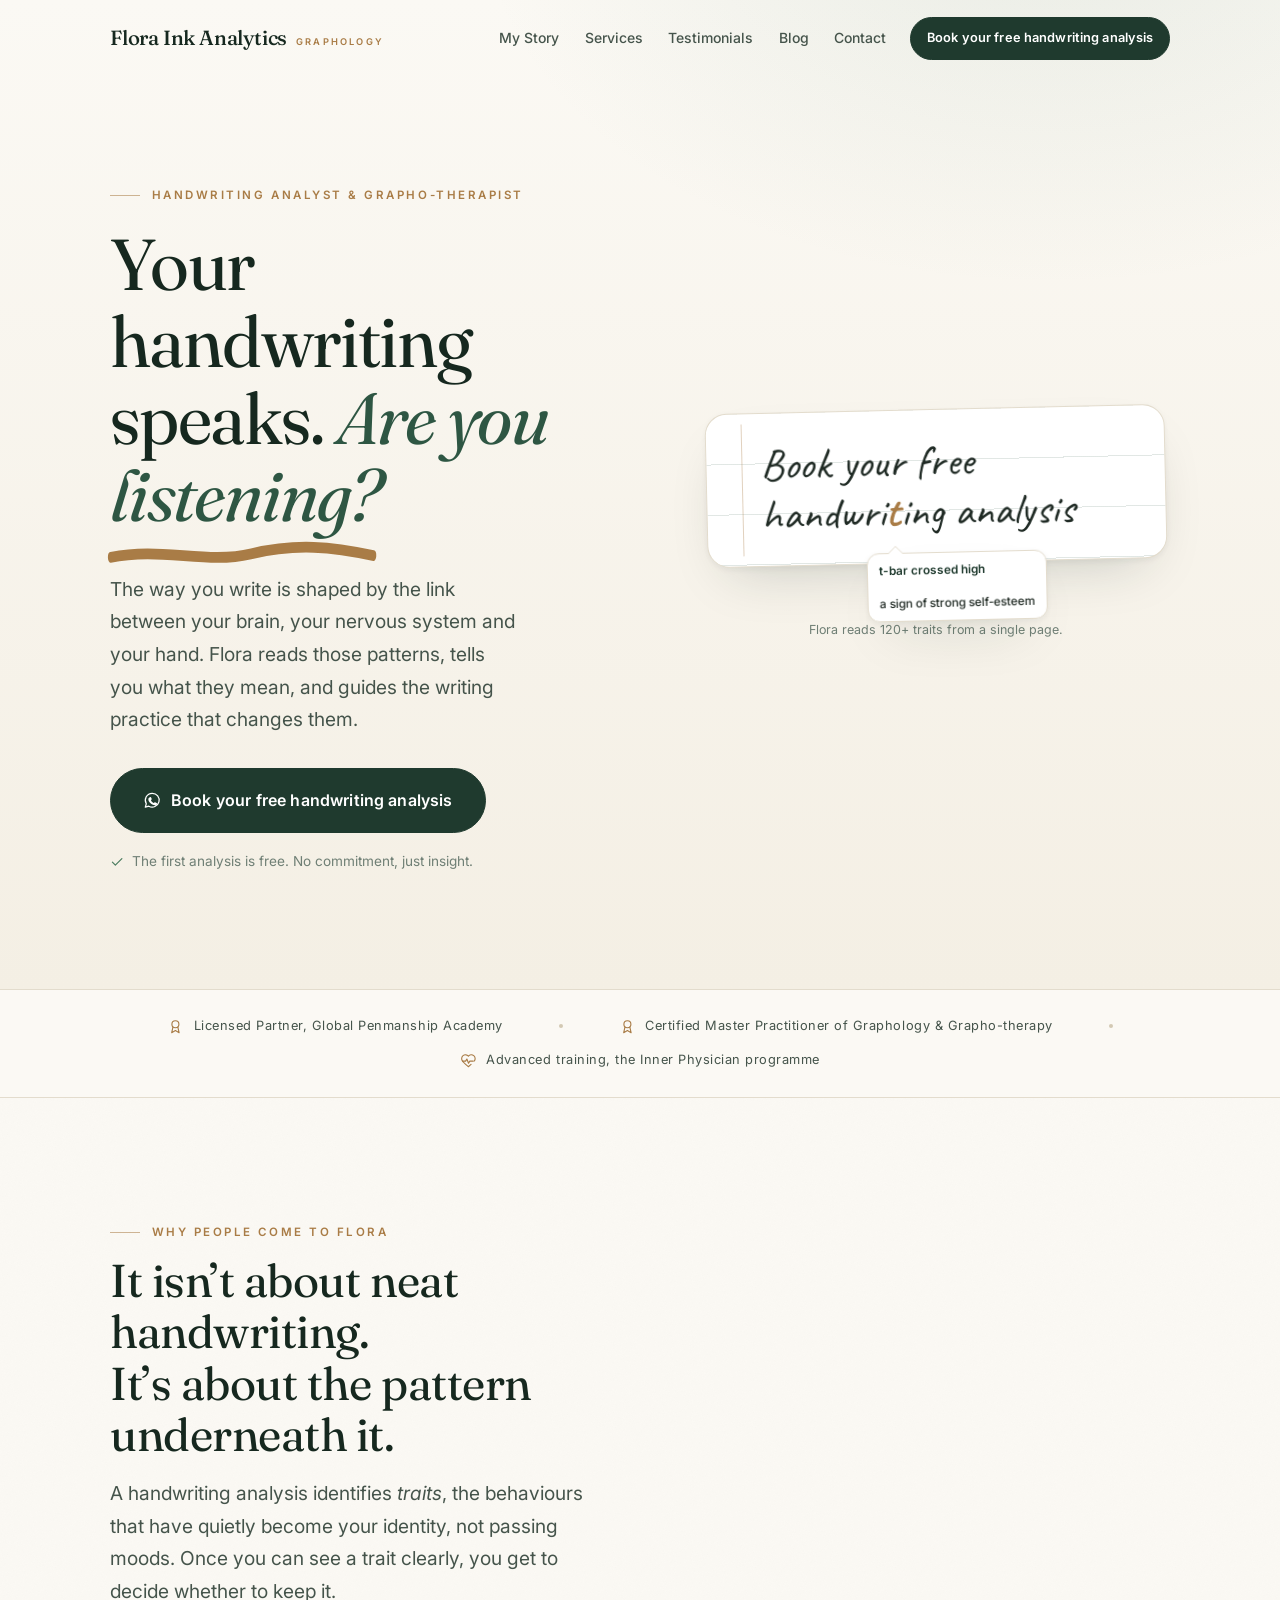
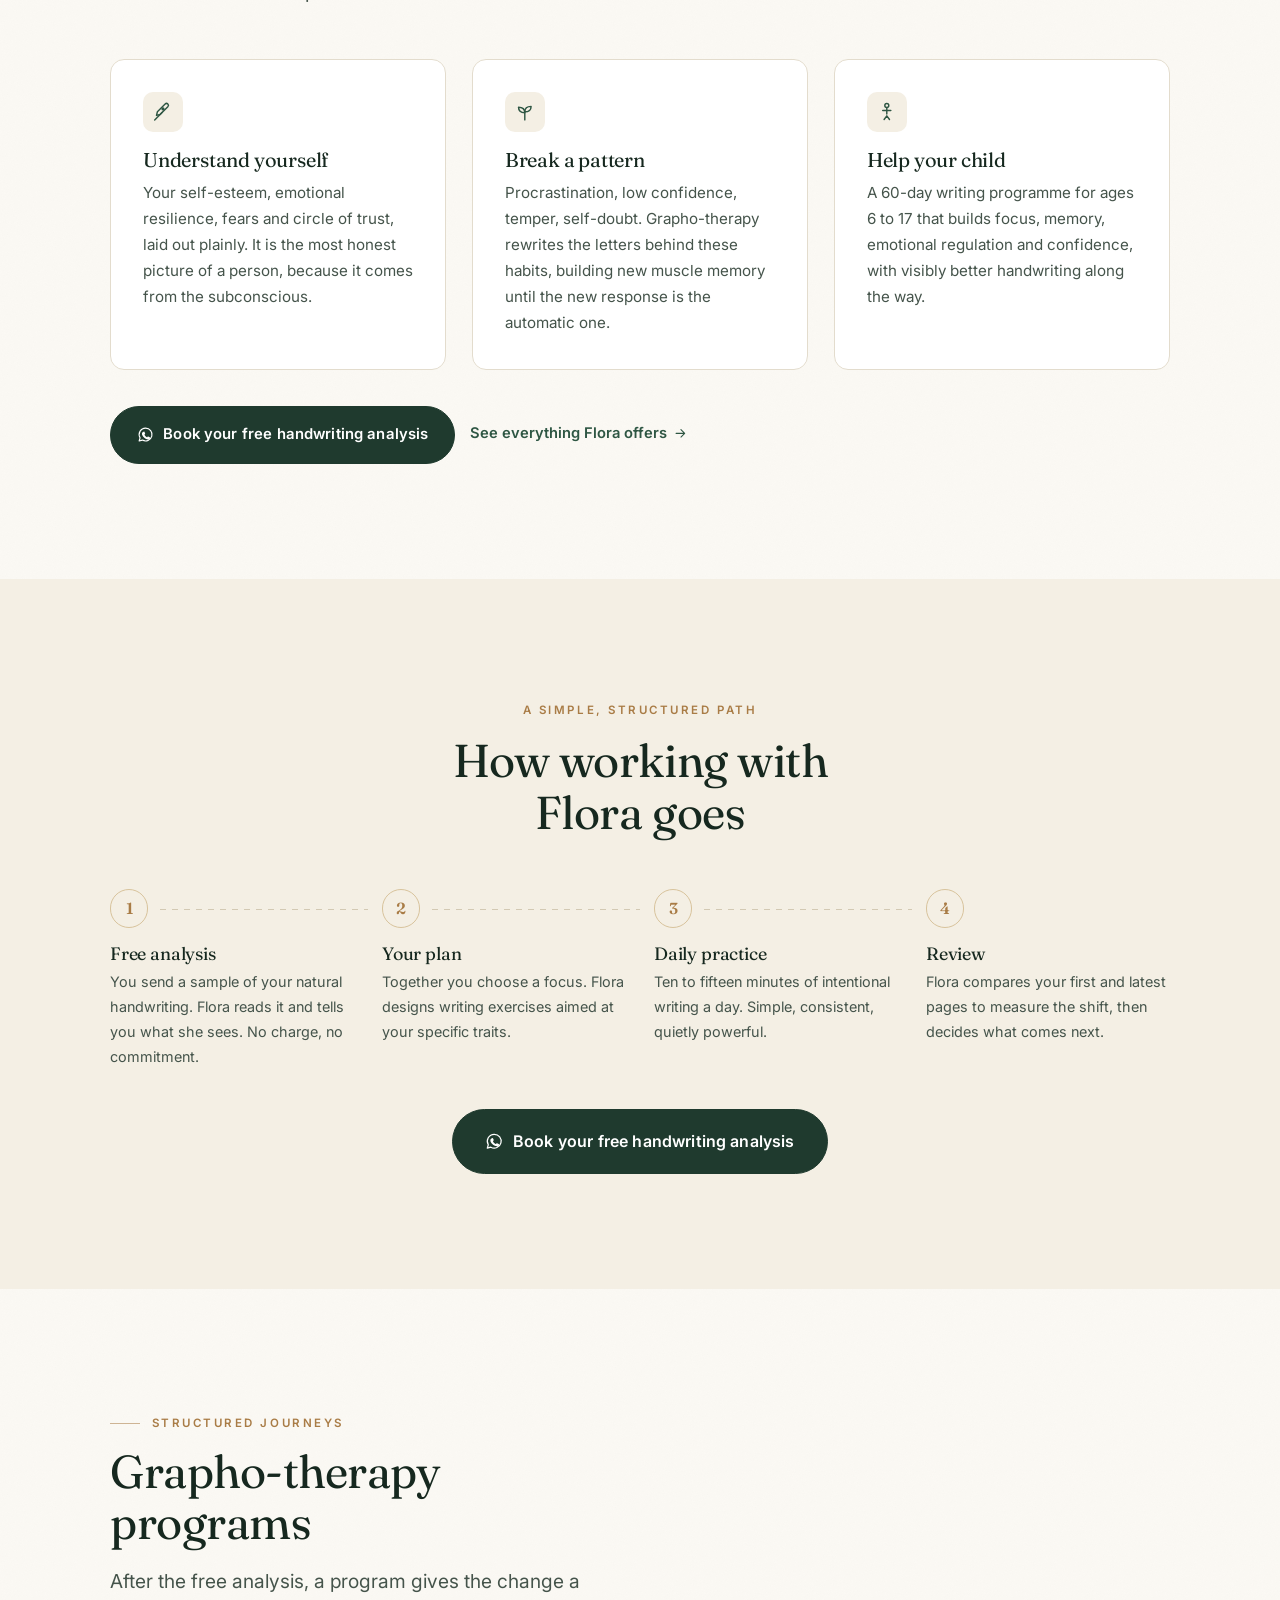
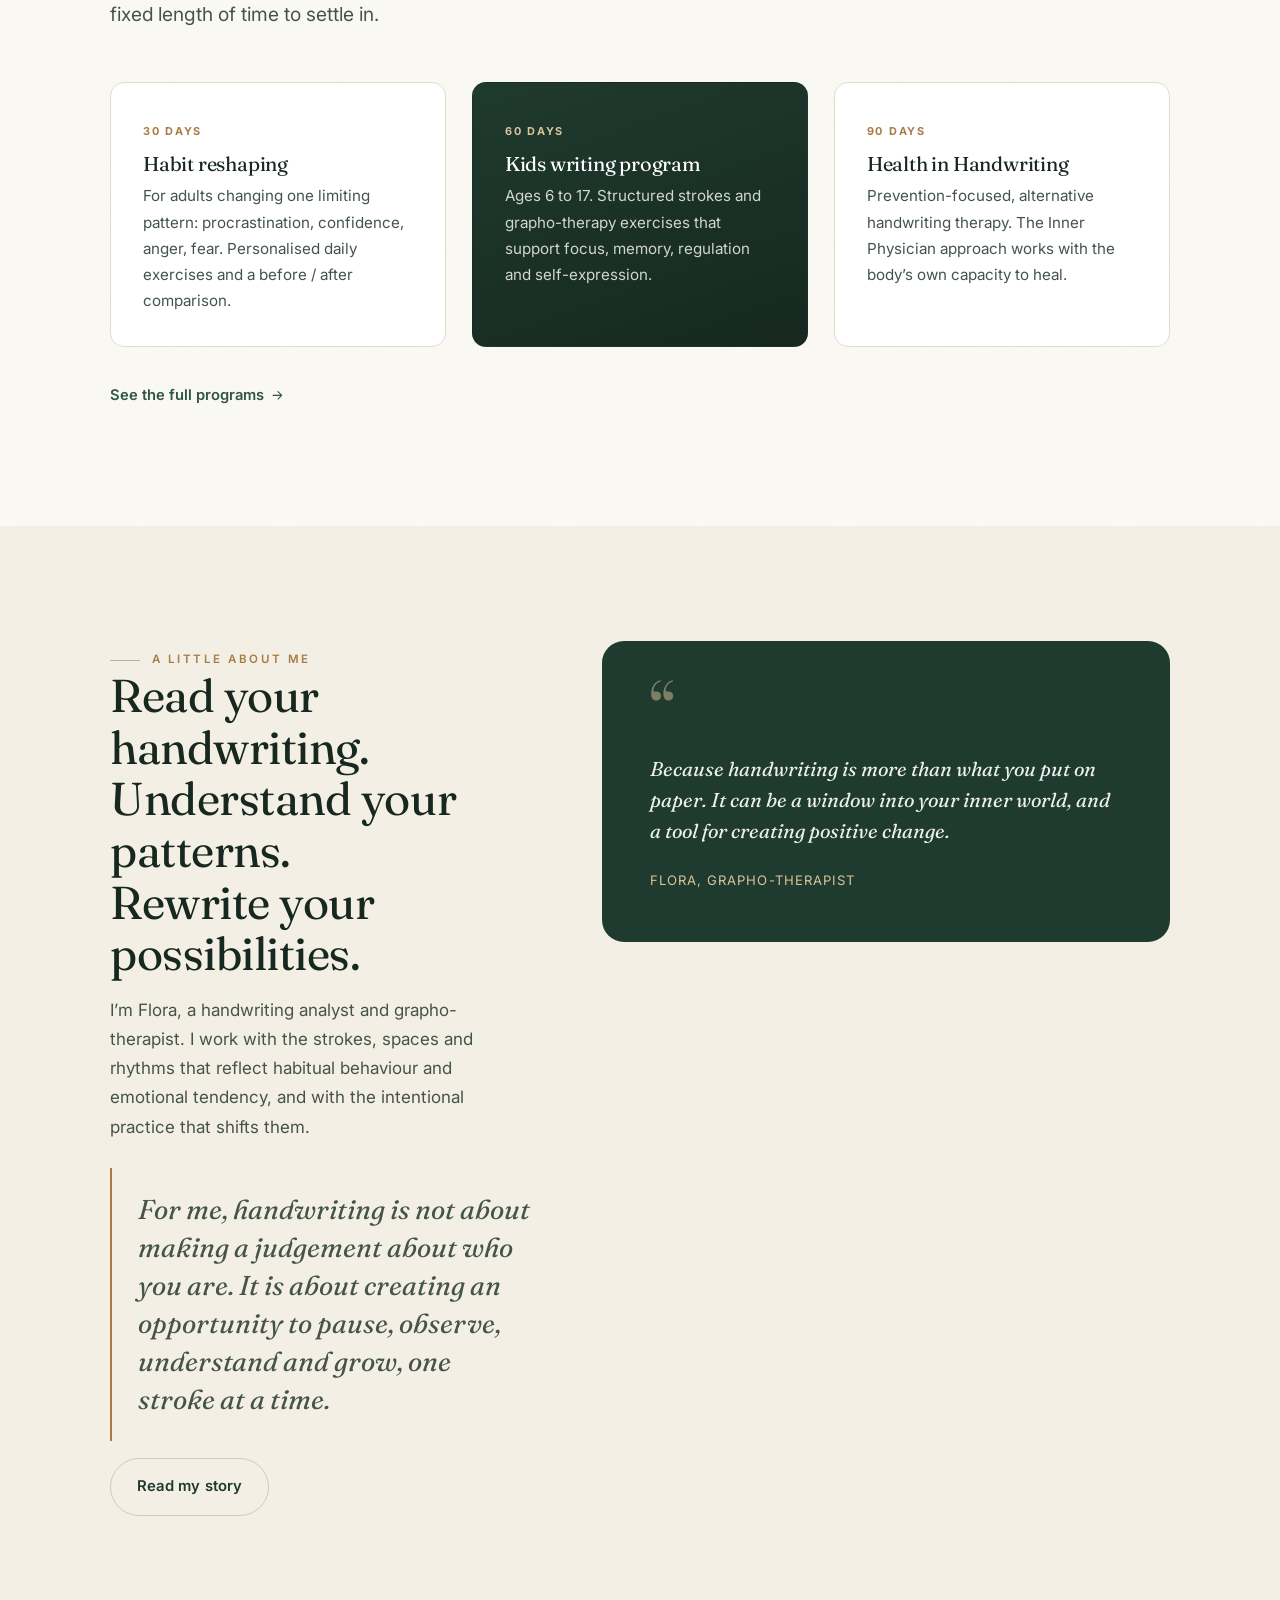
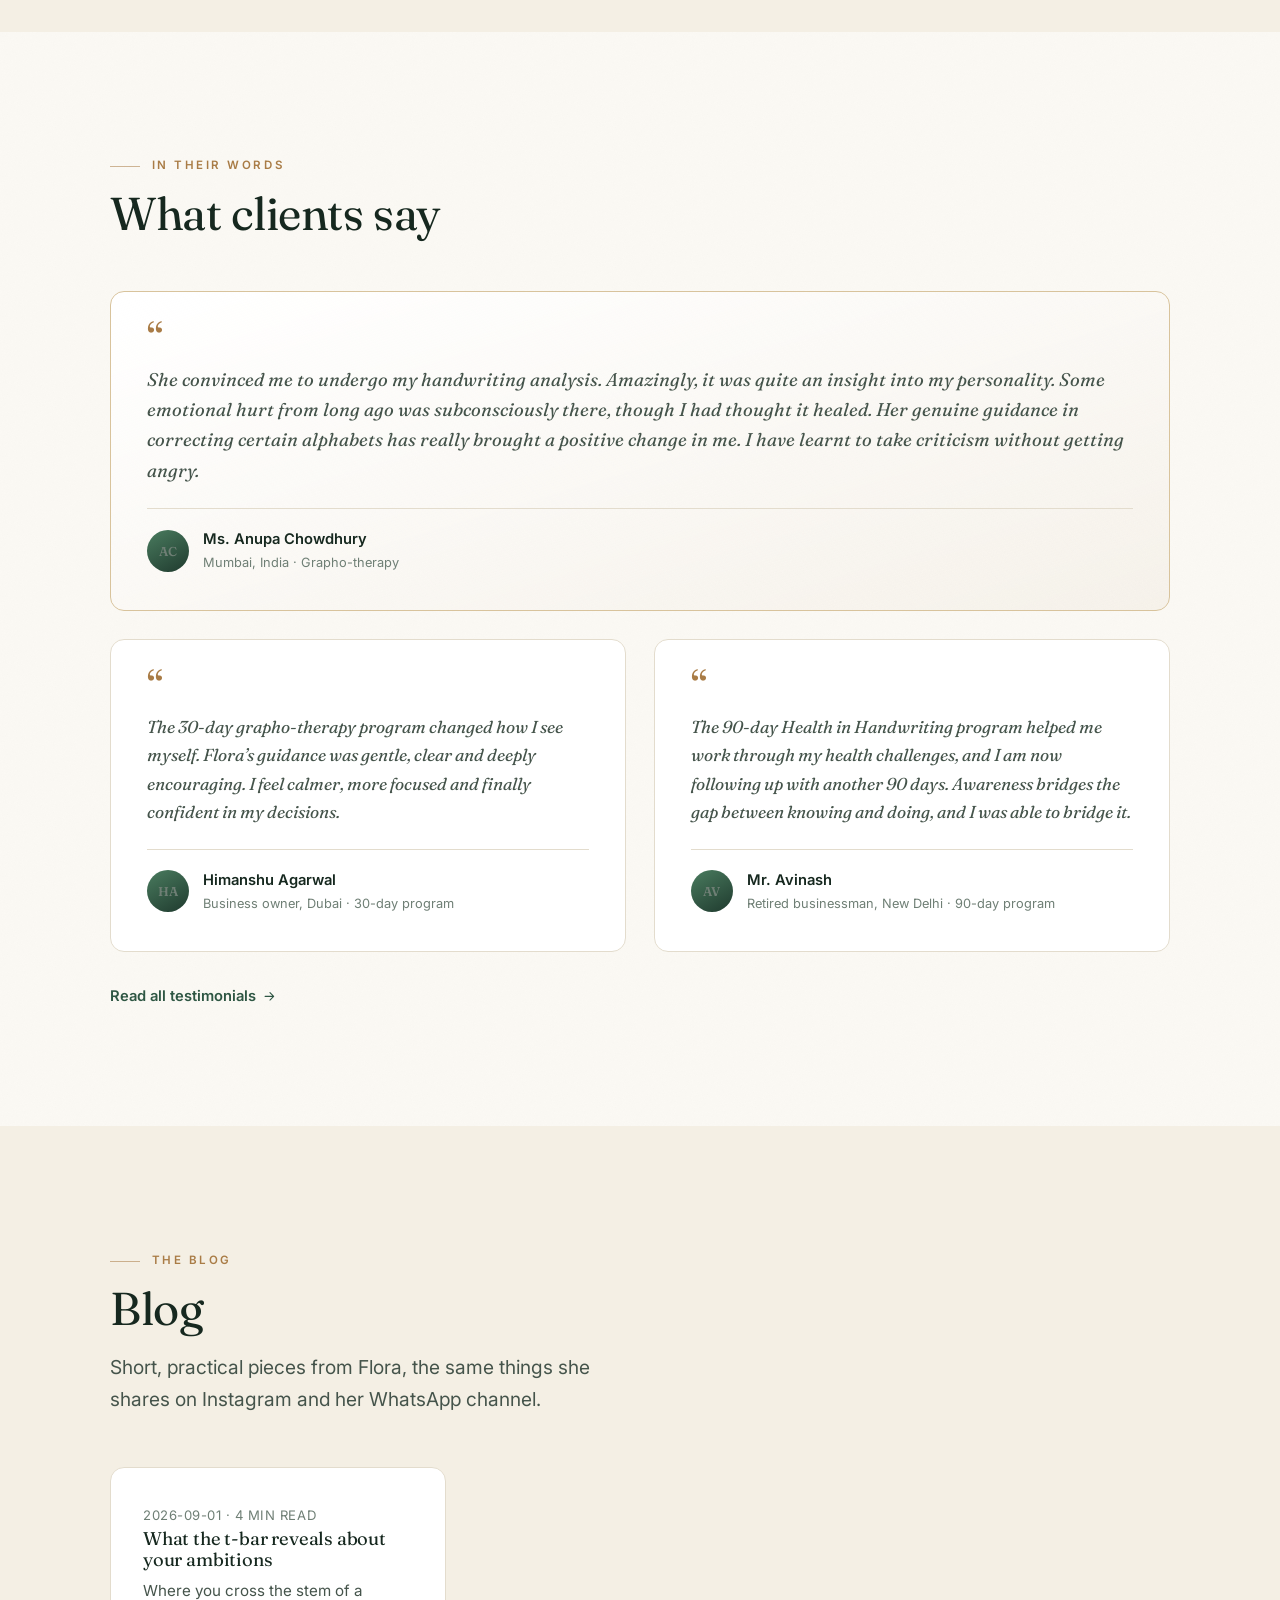
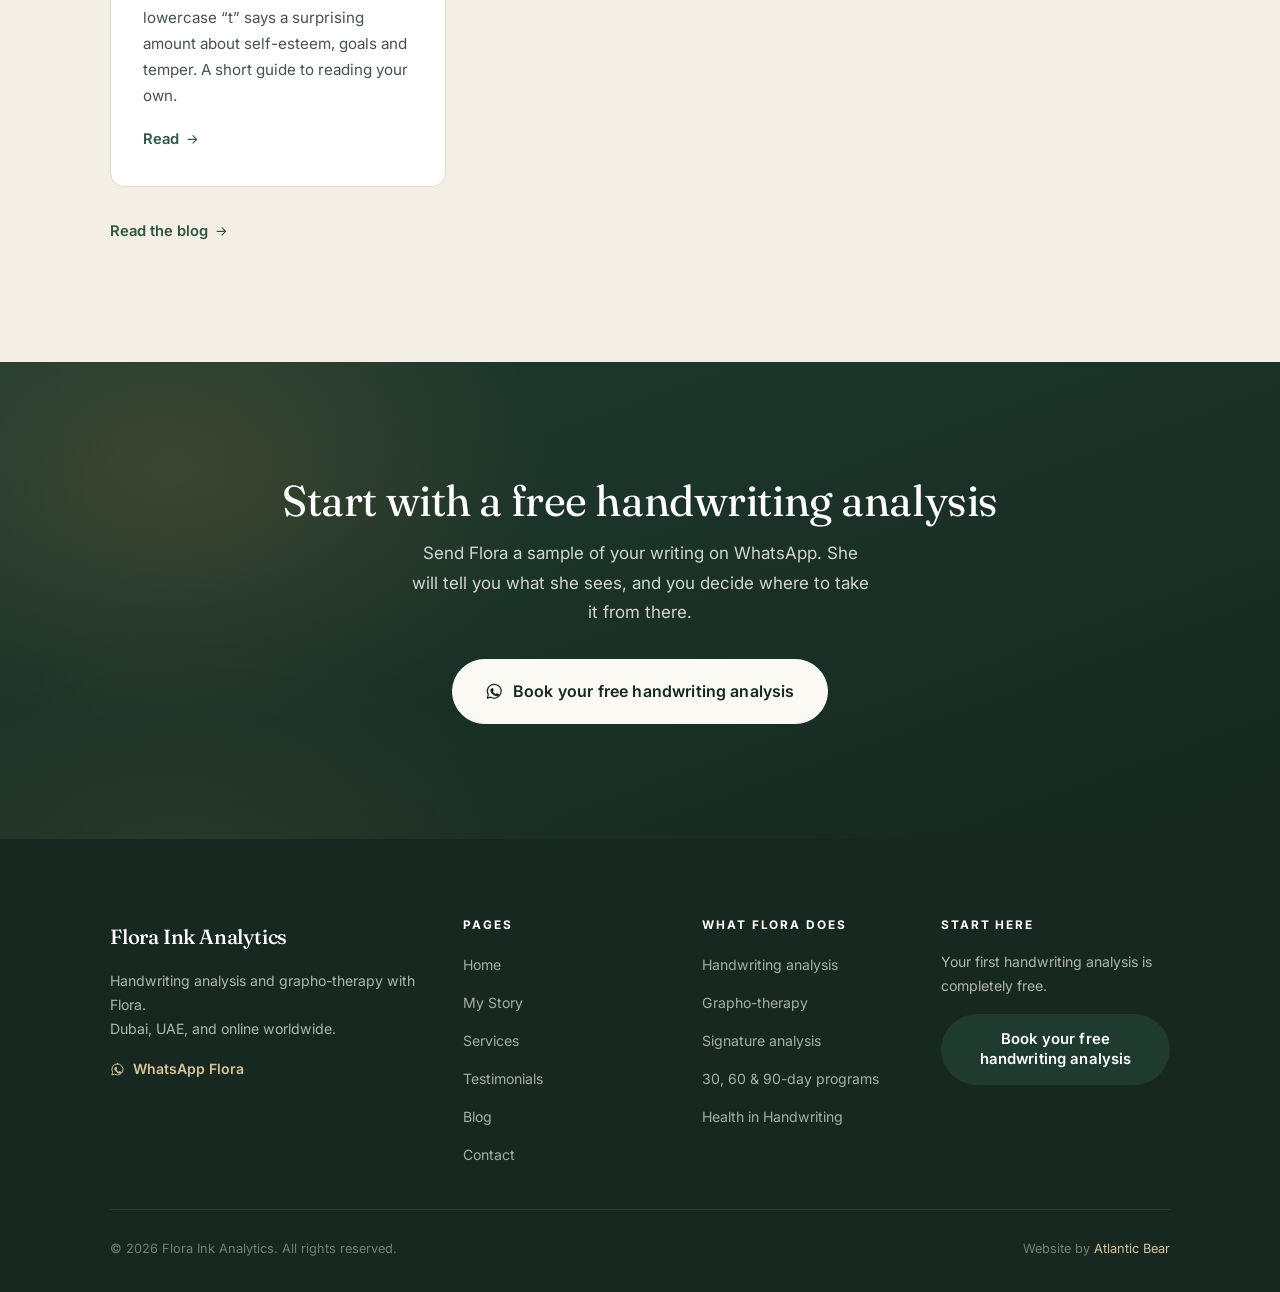
<file: index.html>
<!DOCTYPE html>
<html lang="en">
<head>
  <meta charset="UTF-8" />
  <meta name="viewport" content="width=device-width, initial-scale=1" />
  <title>Flora Ink Analytics | Handwriting Analysis &amp; Grapho-therapy</title>
  <meta name="description" content="Your handwriting shows how you think, feel and respond. Flora is a handwriting analyst and grapho-therapist in Dubai. The first analysis is free. Book it on WhatsApp." />
  <link rel="canonical" href="https://florainkanalytics.com/" />

  <meta property="og:type" content="website" />
  <meta property="og:title" content="Flora Ink Analytics | Handwriting Analysis &amp; Grapho-therapy" />
  <meta property="og:description" content="Understand your patterns. Rewrite your possibilities. Your first handwriting analysis with Flora is free." />
  <meta property="og:url" content="https://florainkanalytics.com/" />
  <meta property="og:image" content="https://florainkanalytics.com/assets/og-image.jpg" />
  <meta name="twitter:card" content="summary_large_image" />

  <link rel="icon" href="/favicon.svg" type="image/svg+xml" />
  <link rel="preconnect" href="https://fonts.googleapis.com" />
  <link rel="preconnect" href="https://fonts.gstatic.com" crossorigin />
  <link href="https://fonts.googleapis.com/css2?family=Caveat:wght@500;600;700&family=Fraunces:ital,opsz,wght@0,9..144,400;0,9..144,500;0,9..144,600;1,9..144,400;1,9..144,500&family=Inter:wght@400;500;600&display=swap" rel="stylesheet" />
  <link rel="stylesheet" href="/css/style.css" />

  <script type="application/ld+json">
  {
    "@context": "https://schema.org",
    "@type": "ProfessionalService",
    "name": "Flora Ink Analytics",
    "description": "Handwriting analysis and grapho-therapy with Flora, a licensed graphology practitioner. Free first analysis; 30, 60 and 90-day writing programs.",
    "url": "https://florainkanalytics.com/",
    "areaServed": ["Dubai", "United Arab Emirates", "Online worldwide"],
    "knowsAbout": ["Graphology", "Handwriting analysis", "Grapho-therapy", "Signature analysis"],
    "founder": { "@type": "Person", "name": "Flora", "jobTitle": "Handwriting Analyst and Grapho-therapist" }
  }
  </script>
</head>
<body>
  <script>document.documentElement.className += ' js';</script>
  <a class="skip-link" href="#main">Skip to content</a>

  <svg xmlns="http://www.w3.org/2000/svg" style="position:absolute;width:0;height:0;overflow:hidden" aria-hidden="true">
    <symbol id="i-nib" viewBox="0 0 24 24" fill="none" stroke="currentColor" stroke-width="1.6" stroke-linecap="round" stroke-linejoin="round"><path d="M3 21l8.4-8.4"/><path d="M14.6 3.4a2.1 2.1 0 0 1 3 3L9 15l-4 1 1-4z"/><circle cx="12.2" cy="8.8" r="1"/></symbol>
    <symbol id="i-sprout" viewBox="0 0 24 24" fill="none" stroke="currentColor" stroke-width="1.6" stroke-linecap="round" stroke-linejoin="round"><path d="M12 21v-9"/><path d="M12 13C12 9.5 9.5 7 5 7c0 4 3 6 7 6z"/><path d="M12 12c0-3.3 2.4-6 7-6 0 4-3 6-7 6z"/></symbol>
    <symbol id="i-sign" viewBox="0 0 24 24" fill="none" stroke="currentColor" stroke-width="1.6" stroke-linecap="round" stroke-linejoin="round"><path d="M3 16c3 0 3-8 6-8s2 8 5 8 3-6 6-6"/><path d="M4 20h16"/></symbol>
    <symbol id="i-compass" viewBox="0 0 24 24" fill="none" stroke="currentColor" stroke-width="1.6" stroke-linecap="round" stroke-linejoin="round"><circle cx="12" cy="12" r="9"/><path d="M15.6 8.4l-2.1 5.1-5.1 2.1 2.1-5.1z"/></symbol>
    <symbol id="i-users" viewBox="0 0 24 24" fill="none" stroke="currentColor" stroke-width="1.6" stroke-linecap="round" stroke-linejoin="round"><circle cx="9" cy="8" r="3.2"/><path d="M3.5 20c0-3.3 2.7-5.5 5.5-5.5S14.5 16.7 14.5 20"/><path d="M16.5 5.2a3.2 3.2 0 0 1 0 5.9"/><path d="M18 20c0-2.3-1-4-2.6-5"/></symbol>
    <symbol id="i-pulse" viewBox="0 0 24 24" fill="none" stroke="currentColor" stroke-width="1.6" stroke-linecap="round" stroke-linejoin="round"><path d="M20.4 12.9A5 5 0 0 0 12 6a5 5 0 0 0-8.4 6.9c1.6 2.6 5.2 5.4 8.4 8.1 1.2-1 2.6-2.1 3.8-3.3"/><path d="M3.5 13H8l1.8-3 2.4 6 1.8-3H19"/></symbol>
    <symbol id="i-child" viewBox="0 0 24 24" fill="none" stroke="currentColor" stroke-width="1.6" stroke-linecap="round" stroke-linejoin="round"><circle cx="12" cy="5" r="2.2"/><path d="M12 7.5v7"/><path d="M7.5 10.5h9"/><path d="M9 20.5l3-4 3 4"/></symbol>
    <symbol id="i-award" viewBox="0 0 24 24" fill="none" stroke="currentColor" stroke-width="1.6" stroke-linecap="round" stroke-linejoin="round"><circle cx="12" cy="9" r="5"/><path d="M8.5 13l-1.8 8 5.3-3 5.3 3-1.8-8"/></symbol>
    <symbol id="i-wa" viewBox="0 0 24 24" fill="none" stroke="currentColor" stroke-width="1.6" stroke-linecap="round" stroke-linejoin="round"><path d="M12 3a9 9 0 0 0-7.7 13.6L3 21l4.6-1.2A9 9 0 1 0 12 3z"/><path d="M8.6 8.4c-.2 0-.5 0-.7.4-.3.4-.9 1-.9 2.3s1 2.7 1.1 2.9c.2.2 2 3 4.8 4.1 2.4.9 2.8.7 3.3.7.6 0 1.7-.7 2-1.4.2-.6.2-1.2.2-1.3-.1-.1-.3-.2-.6-.4l-2-1c-.3-.1-.5-.1-.7.1l-.7.9c-.1.2-.3.2-.5.1-.7-.3-1.5-.7-2.3-1.7-.6-.7-1-1.5-1.1-1.8-.1-.2 0-.4.1-.5l.5-.6c.1-.2.2-.3.3-.5 0-.2 0-.4-.1-.5l-.9-2c-.2-.6-.5-.5-.6-.5z" fill="currentColor" stroke="none"/></symbol>
    <symbol id="i-arrow" viewBox="0 0 24 24" fill="none" stroke="currentColor" stroke-width="1.8" stroke-linecap="round" stroke-linejoin="round"><path d="M5 12h13M13 6l6 6-6 6"/></symbol>
    <symbol id="i-check" viewBox="0 0 24 24" fill="none" stroke="currentColor" stroke-width="2" stroke-linecap="round" stroke-linejoin="round"><path d="M20 6L9 17l-5-5"/></symbol>
  </svg>

  <header class="nav" id="nav">
    <div class="nav__inner">
      <a class="brand" href="/" aria-label="Flora Ink Analytics, home">
        <span class="brand__name">Flora Ink Analytics</span>
        <span class="brand__tag">Graphology</span>
      </a>
      <button class="nav__toggle" id="navToggle" aria-label="Open menu" aria-expanded="false" aria-controls="navLinks"><span></span></button>
      <nav class="nav__links" id="navLinks" aria-label="Primary">
        <a href="/my-story">My Story</a>
        <a href="/services">Services</a>
        <a href="/testimonials">Testimonials</a>
        <a href="/blog">Blog</a>
        <a href="/contact">Contact</a>
        <a class="btn" href="https://wa.me/447789262008" target="_blank" rel="noopener">Book your free handwriting analysis</a>
      </nav>
    </div>
  </header>

  <main id="main">

    <!-- ===== HERO ===== -->
    <section class="hero">
      <div class="wrap hero__grid">
        <div class="hero__copy">
          <span class="eyebrow">Handwriting Analyst &amp; Grapho-therapist</span>
          <h1 class="hero__title"><span class="w" style="--w:0">Your</span> <span class="w" style="--w:1">handwriting</span> <span class="w" style="--w:2">speaks.</span> <em><span class="w" style="--w:3">Are</span> <span class="w" style="--w:4">you</span> <span class="mark w" style="--w:5">listening?<svg viewBox="0 0 300 12" preserveAspectRatio="none"><path d="M4 8 C 60 2, 110 12, 160 6 S 250 2, 296 7"/></svg></span></em></h1>
          <p class="lede">The way you write is shaped by the link between your brain, your nervous system and your hand. Flora reads those patterns, tells you what they mean, and guides the writing practice that changes them.</p>
          <div class="btn-row hero__cta">
            <a class="btn btn--lg" href="https://wa.me/447789262008" target="_blank" rel="noopener"><svg class="icon" aria-hidden="true"><use href="#i-wa"/></svg> Book your free handwriting analysis</a>
          </div>
          <p class="hero__note"><svg class="icon" aria-hidden="true"><use href="#i-check"/></svg> The first analysis is free. No commitment, just insight.</p>
        </div>

        <div class="hero__media">
          <figure class="specimen reveal">
            <div class="specimen__sheet">
              <p class="specimen__hw">Book your free<br>handwri<span class="specimen__t">t<span class="specimen__pop"><strong>t-bar crossed high</strong><br>a sign of strong self-esteem</span></span>ing analysis</p>
            </div>
            <p class="specimen__caption">Flora reads 120+ traits from a single page.</p>
          </figure>
        </div>
      </div>
    </section>

    <!-- ===== CREDENTIAL STRIP ===== -->
    <section class="creds">
      <div class="wrap creds__inner">
        <span class="creds__item"><svg class="icon" aria-hidden="true"><use href="#i-award"/></svg> Licensed Partner, Global Penmanship Academy</span>
        <span class="creds__sep" aria-hidden="true"></span>
        <span class="creds__item"><svg class="icon" aria-hidden="true"><use href="#i-award"/></svg> Certified Master Practitioner of Graphology &amp; Grapho-therapy</span>
        <span class="creds__sep" aria-hidden="true"></span>
        <span class="creds__item"><svg class="icon" aria-hidden="true"><use href="#i-pulse"/></svg> Advanced training, the Inner Physician programme</span>
      </div>
    </section>

    <!-- ===== WHAT IT'S FOR ===== -->
    <section class="bay">
      <div class="wrap">
        <div class="section-head reveal">
          <span class="eyebrow">Why people come to Flora</span>
          <h2 class="h2">It isn&rsquo;t about neat handwriting.<br>It&rsquo;s about the pattern underneath it.</h2>
          <p class="lede">A handwriting analysis identifies <em>traits</em>, the behaviours that have quietly become your identity, not passing moods. Once you can see a trait clearly, you get to decide whether to keep it.</p>
        </div>
        <div class="grid grid--3 reveal pop" data-stagger>
          <article class="card">
            <span class="card__icon"><svg class="icon" aria-hidden="true"><use href="#i-nib"/></svg></span>
            <h3>Understand yourself</h3>
            <p>Your self-esteem, emotional resilience, fears and circle of trust, laid out plainly. It is the most honest picture of a person, because it comes from the subconscious.</p>
          </article>
          <article class="card">
            <span class="card__icon"><svg class="icon" aria-hidden="true"><use href="#i-sprout"/></svg></span>
            <h3>Break a pattern</h3>
            <p>Procrastination, low confidence, temper, self-doubt. Grapho-therapy rewrites the letters behind these habits, building new muscle memory until the new response is the automatic one.</p>
          </article>
          <article class="card">
            <span class="card__icon"><svg class="icon" aria-hidden="true"><use href="#i-child"/></svg></span>
            <h3>Help your child</h3>
            <p>A 60-day writing programme for ages 6 to 17 that builds focus, memory, emotional regulation and confidence, with visibly better handwriting along the way.</p>
          </article>
        </div>
        <div class="btn-row" style="margin-top:2.25rem">
          <a class="btn" href="https://wa.me/447789262008" target="_blank" rel="noopener"><svg class="icon" aria-hidden="true"><use href="#i-wa"/></svg> Book your free handwriting analysis</a>
          <a class="tlink" href="/services">See everything Flora offers <svg class="icon" aria-hidden="true"><use href="#i-arrow"/></svg></a>
        </div>
      </div>
    </section>

    <!-- ===== HOW IT WORKS ===== -->
    <section class="bay panel">
      <div class="wrap">
        <div class="section-head section-head--center reveal">
          <span class="eyebrow eyebrow--plain">A simple, structured path</span>
          <h2 class="h2">How working with Flora goes</h2>
        </div>
        <ol class="steps reveal" data-stagger>
          <li class="step"><span class="step__n">1</span><h3>Free analysis</h3><p>You send a sample of your natural handwriting. Flora reads it and tells you what she sees. No charge, no commitment.</p></li>
          <li class="step"><span class="step__n">2</span><h3>Your plan</h3><p>Together you choose a focus. Flora designs writing exercises aimed at your specific traits.</p></li>
          <li class="step"><span class="step__n">3</span><h3>Daily practice</h3><p>Ten to fifteen minutes of intentional writing a day. Simple, consistent, quietly powerful.</p></li>
          <li class="step"><span class="step__n">4</span><h3>Review</h3><p>Flora compares your first and latest pages to measure the shift, then decides what comes next.</p></li>
        </ol>
        <div class="btn-row btn-row--center" style="margin-top:2.5rem">
          <a class="btn btn--lg" href="https://wa.me/447789262008" target="_blank" rel="noopener"><svg class="icon" aria-hidden="true"><use href="#i-wa"/></svg> Book your free handwriting analysis</a>
        </div>
      </div>
    </section>

    <!-- ===== PROGRAMS SNIPPET ===== -->
    <section class="bay">
      <div class="wrap">
        <div class="section-head reveal">
          <span class="eyebrow">Structured journeys</span>
          <h2 class="h2">Grapho-therapy programs</h2>
          <p class="lede">After the free analysis, a program gives the change a fixed length of time to settle in.</p>
        </div>
        <div class="grid grid--3 reveal pop" data-stagger>
          <article class="card">
            <span class="card__tag">30 days</span>
            <h3>Habit reshaping</h3>
            <p>For adults changing one limiting pattern: procrastination, confidence, anger, fear. Personalised daily exercises and a before / after comparison.</p>
          </article>
          <article class="card card--feature">
            <span class="card__tag">60 days</span>
            <h3>Kids writing program</h3>
            <p>Ages 6 to 17. Structured strokes and grapho-therapy exercises that support focus, memory, regulation and self-expression.</p>
          </article>
          <article class="card">
            <span class="card__tag">90 days</span>
            <h3>Health in Handwriting</h3>
            <p>Prevention-focused, alternative handwriting therapy. The Inner Physician approach works with the body&rsquo;s own capacity to heal.</p>
          </article>
        </div>
        <div class="btn-row" style="margin-top:2.25rem">
          <a class="tlink" href="/services#programs">See the full programs <svg class="icon" aria-hidden="true"><use href="#i-arrow"/></svg></a>
        </div>
      </div>
    </section>

    <!-- ===== MY STORY SNIPPET ===== -->
    <section class="bay panel">
      <div class="wrap about-lead">
        <div class="about-lead__body reveal from-left">
          <span class="eyebrow">A little about me</span>
          <h2 class="h2">Read your handwriting.<br>Understand your patterns.<br>Rewrite your possibilities.</h2>
          <p>I&rsquo;m Flora, a handwriting analyst and grapho-therapist. I work with the strokes, spaces and rhythms that reflect habitual behaviour and emotional tendency, and with the intentional practice that shifts them.</p>
          <p class="pullquote">For me, handwriting is not about making a judgement about who you are. It is about creating an opportunity to pause, observe, understand and grow, one stroke at a time.</p>
          <a class="btn btn--ghost" href="/my-story">Read my story</a>
        </div>
        <div class="reveal from-right">
          <blockquote class="quote-block">
            <div class="quote-block__mark" aria-hidden="true">&ldquo;</div>
            <p>Because handwriting is more than what you put on paper. It can be a window into your inner world, and a tool for creating positive change.</p>
            <cite>Flora, Grapho-therapist</cite>
          </blockquote>
        </div>
      </div>
    </section>

    <!-- ===== TESTIMONIALS SNIPPET ===== -->
    <section class="bay">
      <div class="wrap">
        <div class="section-head reveal">
          <span class="eyebrow">In their words</span>
          <h2 class="h2">What clients say</h2>
        </div>
        <div class="quotes reveal pop" data-stagger>
          <blockquote class="quote quote--wide quote--feature">
            <div class="quote__mark" aria-hidden="true">&ldquo;</div>
            <p class="quote__text">She convinced me to undergo my handwriting analysis. Amazingly, it was quite an insight into my personality. Some emotional hurt from long ago was subconsciously there, though I had thought it healed. Her genuine guidance in correcting certain alphabets has really brought a positive change in me. I have learnt to take criticism without getting angry.</p>
            <footer class="quote__by">
              <span class="quote__avatar" aria-hidden="true">AC</span>
              <span><strong>Ms. Anupa Chowdhury</strong><span>Mumbai, India &middot; Grapho-therapy</span></span>
            </footer>
          </blockquote>
          <blockquote class="quote">
            <div class="quote__mark" aria-hidden="true">&ldquo;</div>
            <p class="quote__text">The 30-day grapho-therapy program changed how I see myself. Flora&rsquo;s guidance was gentle, clear and deeply encouraging. I feel calmer, more focused and finally confident in my decisions.</p>
            <footer class="quote__by">
              <span class="quote__avatar" aria-hidden="true">HA</span>
              <span><strong>Himanshu Agarwal</strong><span>Business owner, Dubai &middot; 30-day program</span></span>
            </footer>
          </blockquote>
          <blockquote class="quote">
            <div class="quote__mark" aria-hidden="true">&ldquo;</div>
            <p class="quote__text">The 90-day Health in Handwriting program helped me work through my health challenges, and I am now following up with another 90 days. Awareness bridges the gap between knowing and doing, and I was able to bridge it.</p>
            <footer class="quote__by">
              <span class="quote__avatar" aria-hidden="true">AV</span>
              <span><strong>Mr. Avinash</strong><span>Retired businessman, New Delhi &middot; 90-day program</span></span>
            </footer>
          </blockquote>
        </div>
        <div class="btn-row" style="margin-top:2rem">
          <a class="tlink" href="/testimonials">Read all testimonials <svg class="icon" aria-hidden="true"><use href="#i-arrow"/></svg></a>
        </div>
      </div>
    </section>

    <!-- ===== JOURNAL SNIPPET ===== -->
    <section class="bay panel">
      <div class="wrap">
        <div class="section-head reveal">
          <span class="eyebrow">The blog</span>
          <h2 class="h2">Blog</h2>
          <p class="lede">Short, practical pieces from Flora, the same things she shares on Instagram and her WhatsApp channel.</p>
        </div>
        <div class="grid grid--3 reveal pop" id="homeJournal" data-stagger>
          <a class="card article-card" href="/blog-t-bar">
            <span class="article-meta">Graphology basics</span>
            <h3>What the t&#8209;bar reveals about your ambitions</h3>
            <p>Where you cross the stem of a lowercase &ldquo;t&rdquo; says a surprising amount about self-esteem, goals and temper.</p>
            <span class="tlink">Read <svg class="icon" aria-hidden="true"><use href="#i-arrow"/></svg></span>
          </a>
        </div>
        <div class="btn-row" style="margin-top:2rem">
          <a class="tlink" href="/blog">Read the blog <svg class="icon" aria-hidden="true"><use href="#i-arrow"/></svg></a>
        </div>
      </div>
    </section>

    <!-- ===== FINAL CTA ===== -->
    <section class="bay cta-band">
      <div class="wrap">
        <h2>Start with a free handwriting analysis</h2>
        <p>Send Flora a sample of your writing on WhatsApp. She will tell you what she sees, and you decide where to take it from there.</p>
        <div class="btn-row">
          <a class="btn btn--lg btn--on-dark" href="https://wa.me/447789262008" target="_blank" rel="noopener"><svg class="icon" aria-hidden="true"><use href="#i-wa"/></svg> Book your free handwriting analysis</a>
        </div>
      </div>
    </section>
  </main>

  <footer class="footer">
    <div class="wrap">
      <div class="footer__grid">
        <div>
          <span class="brand__name">Flora Ink Analytics</span>
          <p>Handwriting analysis and grapho-therapy with Flora.<br>Dubai, UAE, and online worldwide.</p>
          <a class="footer__wa" href="https://wa.me/447789262008" target="_blank" rel="noopener"><svg class="icon" aria-hidden="true"><use href="#i-wa"/></svg> WhatsApp Flora</a>
        </div>
        <div>
          <h4>Pages</h4>
          <ul>
            <li><a href="/">Home</a></li>
            <li><a href="/my-story">My Story</a></li>
            <li><a href="/services">Services</a></li>
            <li><a href="/testimonials">Testimonials</a></li>
            <li><a href="/blog">Blog</a></li>
            <li><a href="/contact">Contact</a></li>
          </ul>
        </div>
        <div>
          <h4>What Flora does</h4>
          <ul>
            <li><a href="/services#analysis">Handwriting analysis</a></li>
            <li><a href="/services#graphotherapy">Grapho-therapy</a></li>
            <li><a href="/services#signature">Signature analysis</a></li>
            <li><a href="/services#programs">30, 60 &amp; 90-day programs</a></li>
            <li><a href="/services#health">Health in Handwriting</a></li>
          </ul>
        </div>
        <div>
          <h4>Start here</h4>
          <p>Your first handwriting analysis is completely free.</p>
          <a class="btn" href="https://wa.me/447789262008" target="_blank" rel="noopener">Book your free handwriting analysis</a>
        </div>
      </div>
      <div class="footer__bottom">
        <span>&copy; <span id="year">2026</span> Flora Ink Analytics. All rights reserved.</span>
        <span>Website by <a href="https://atlanticbear.com" target="_blank" rel="noopener">Atlantic Bear</a></span>
      </div>
    </div>
  </footer>

  <script src="/js/main.js"></script>
</body>
</html>
</file>
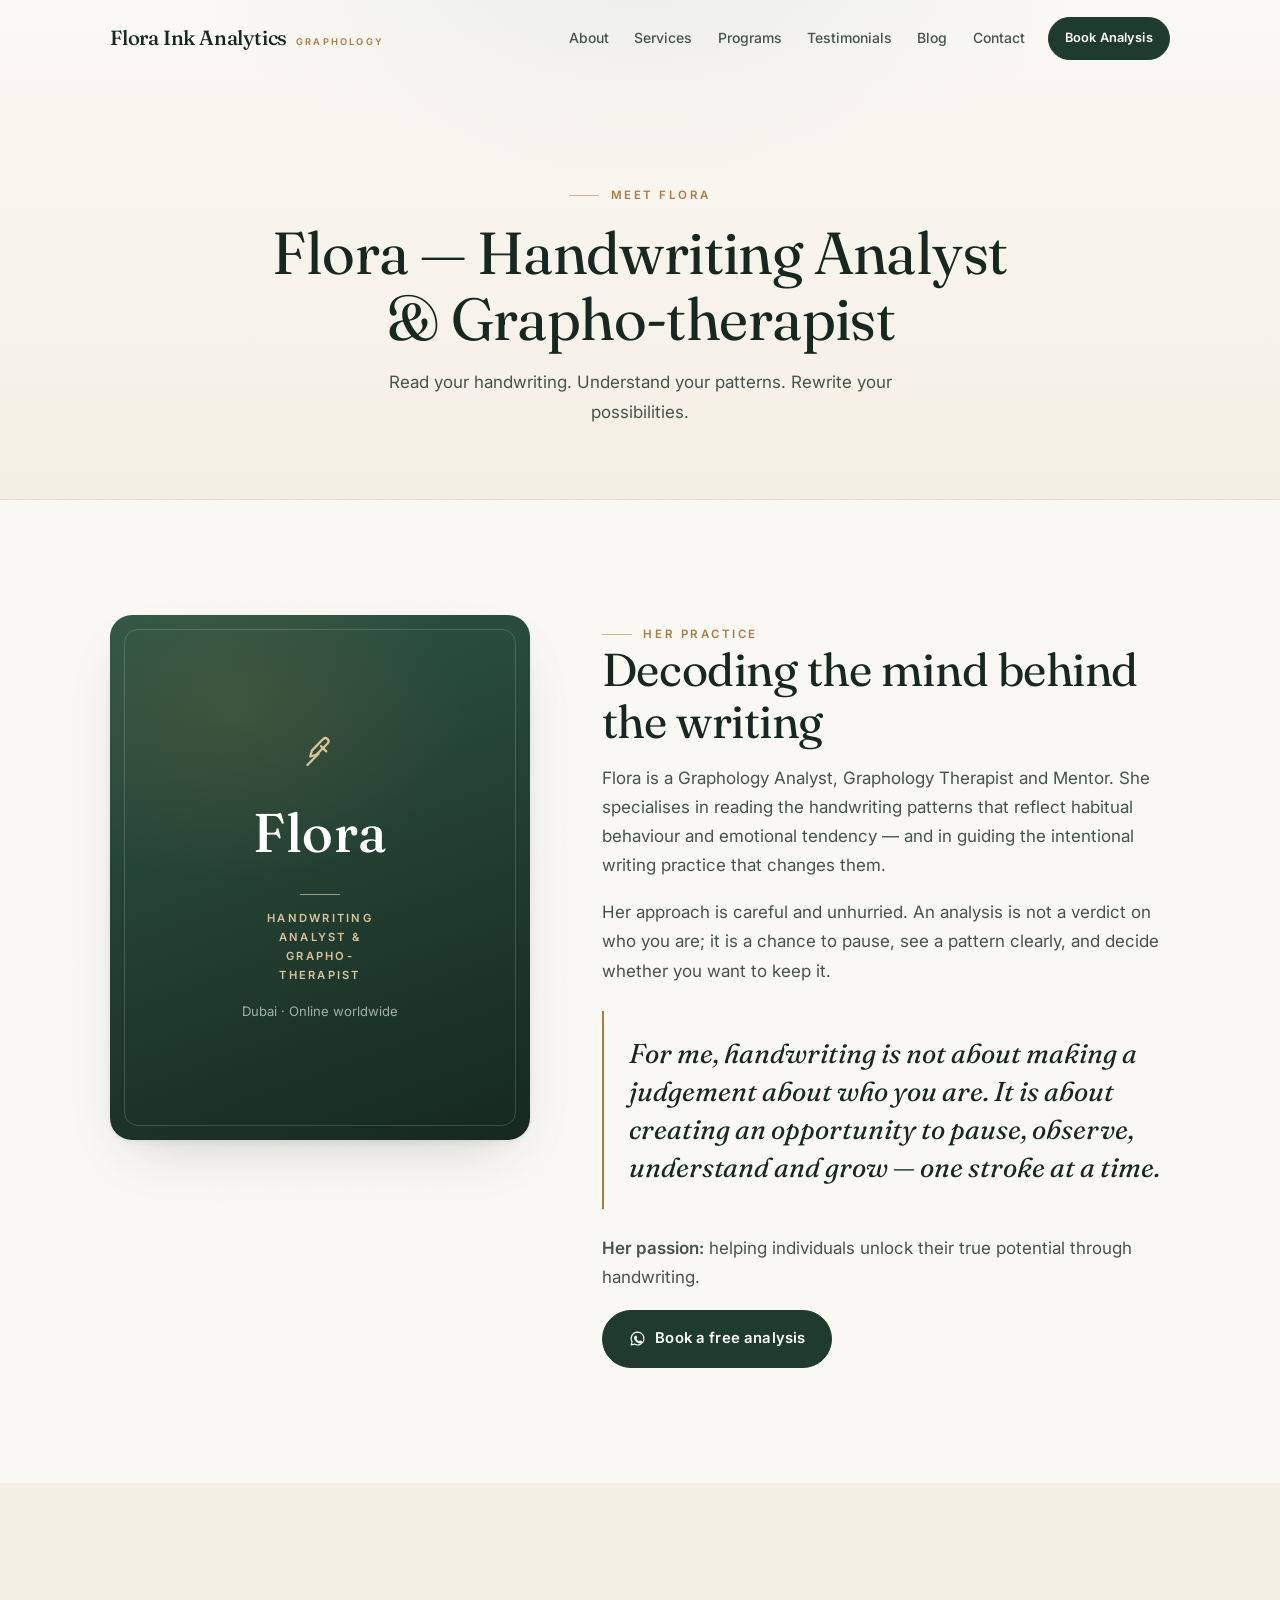
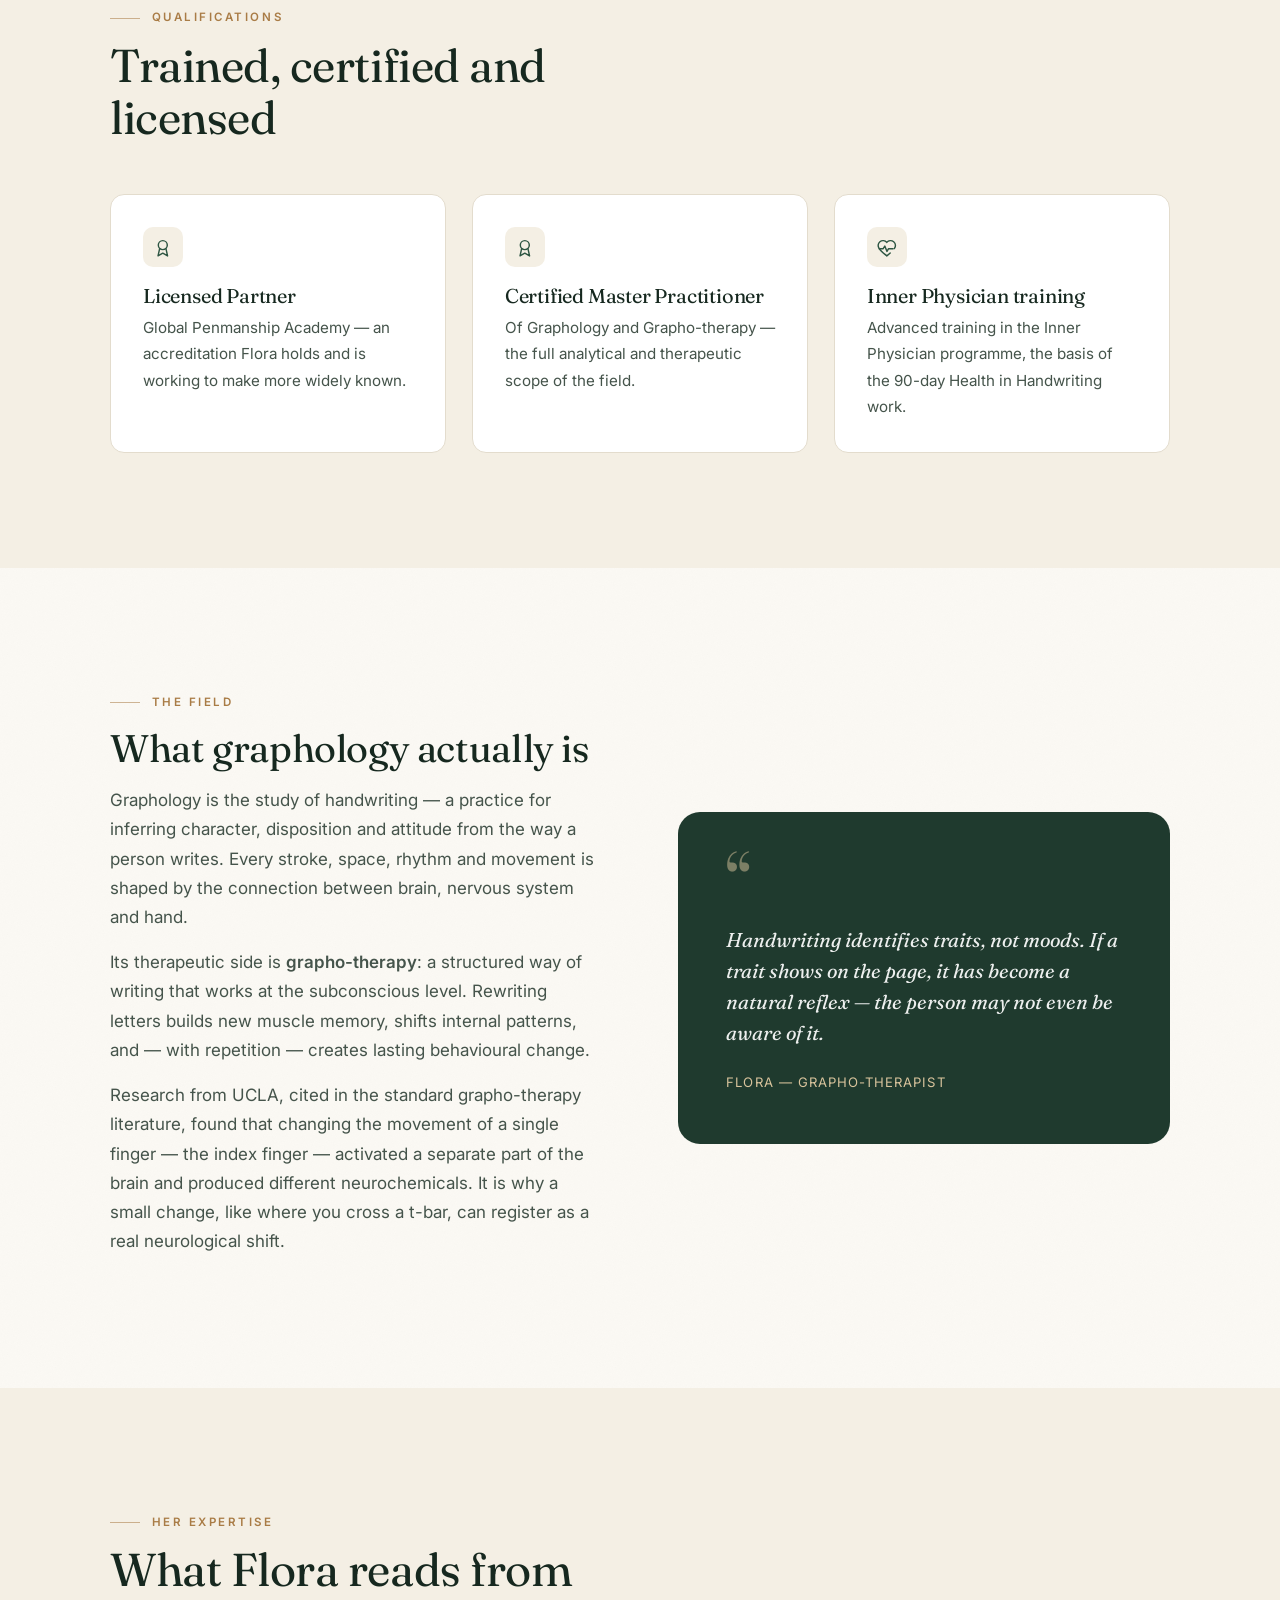
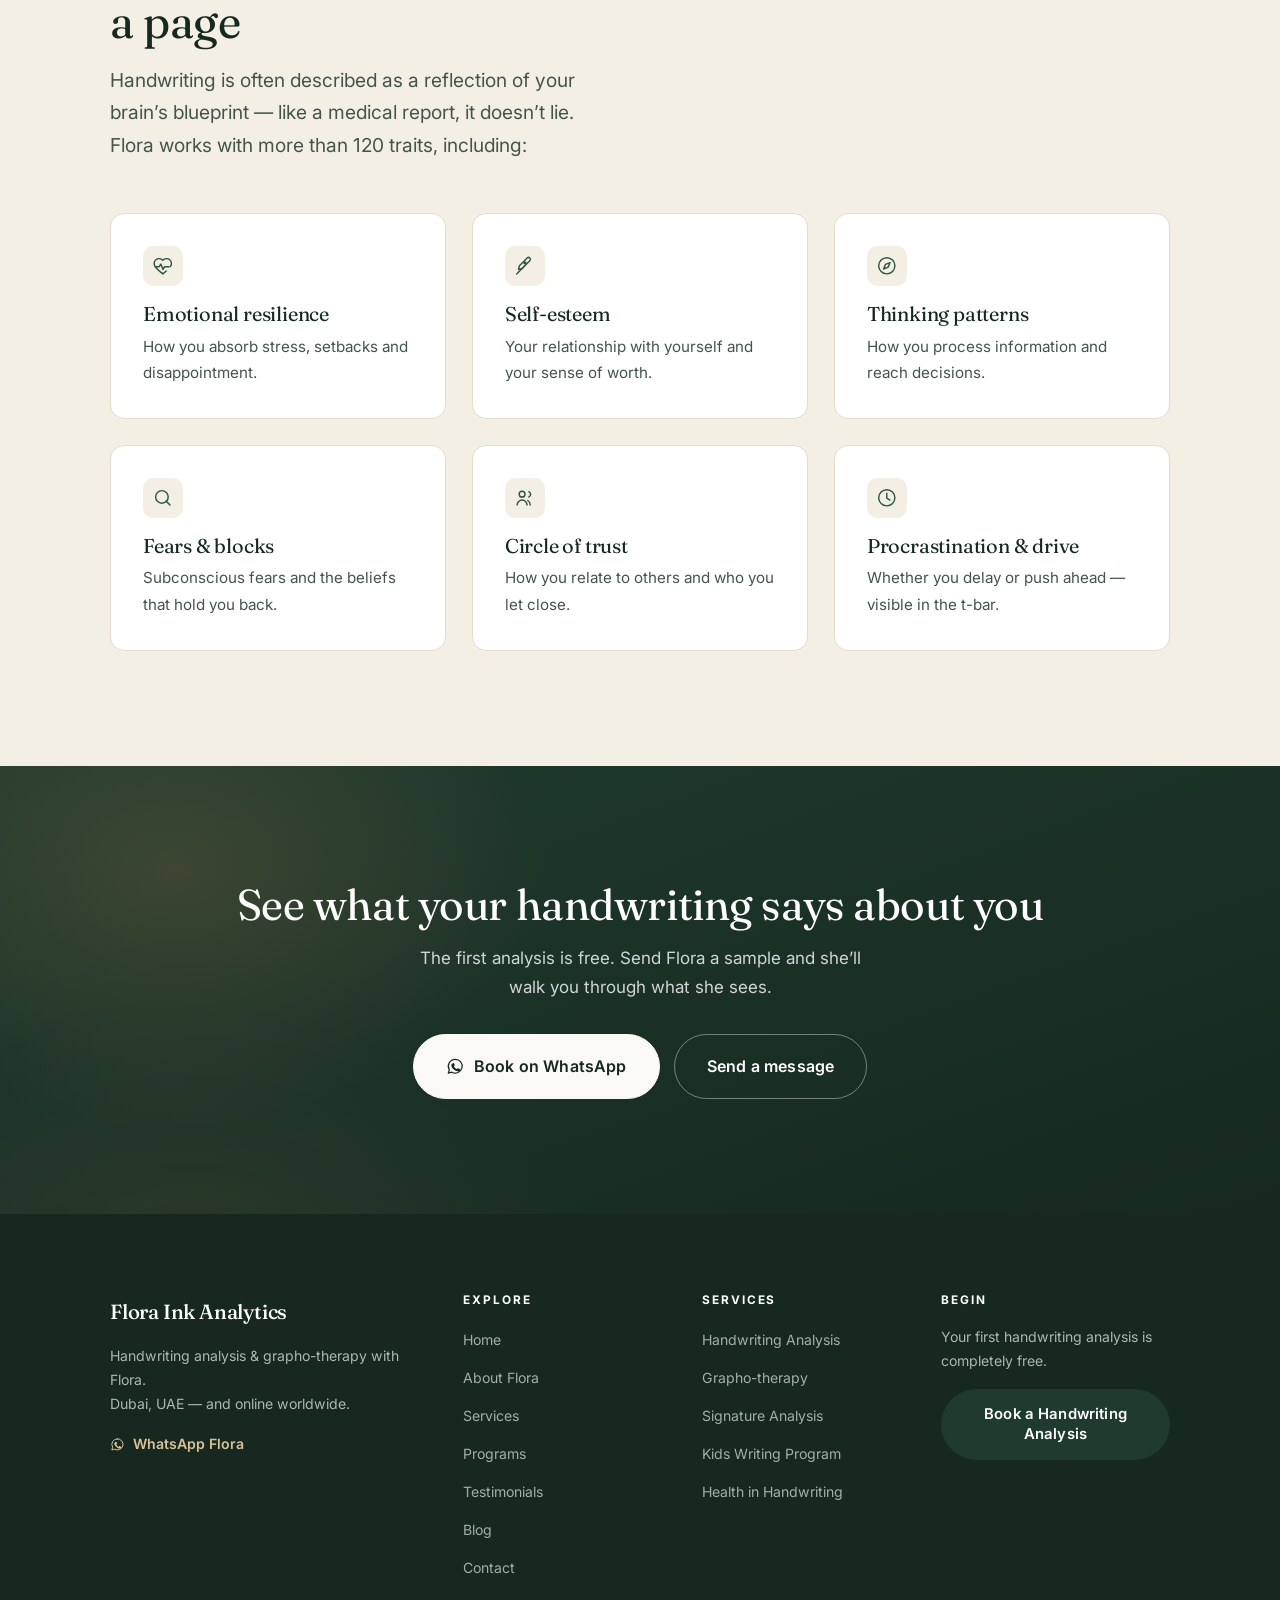
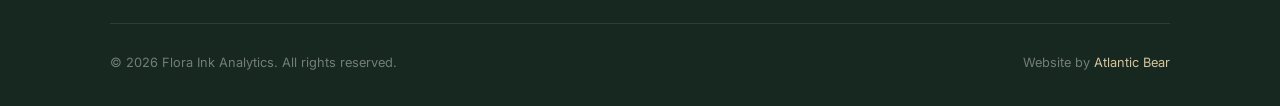
<file: about.html>
<!DOCTYPE html>
<html lang="en">
<head>
  <meta charset="UTF-8" />
  <meta name="viewport" content="width=device-width, initial-scale=1" />
  <title>About Flora — Handwriting Analyst &amp; Grapho-therapist | Flora Ink Analytics</title>
  <meta name="description" content="Flora is a handwriting analyst, grapho-therapist and mentor — a Licensed Partner of the Global Penmanship Academy and Certified Master Practitioner of Graphology. Based in Dubai, working worldwide." />
  <link rel="canonical" href="https://florainkanalytics.com/about.html" />
  <meta property="og:type" content="profile" />
  <meta property="og:title" content="About Flora — Handwriting Analyst &amp; Grapho-therapist" />
  <meta property="og:description" content="Read your handwriting. Understand your patterns. Rewrite your possibilities." />
  <meta property="og:url" content="https://florainkanalytics.com/about.html" />
  <meta property="og:image" content="https://florainkanalytics.com/assets/og-image.jpg" />
  <meta name="twitter:card" content="summary_large_image" />
  <link rel="icon" href="favicon.svg" type="image/svg+xml" />
  <link rel="preconnect" href="https://fonts.googleapis.com" />
  <link rel="preconnect" href="https://fonts.gstatic.com" crossorigin />
  <link href="https://fonts.googleapis.com/css2?family=Fraunces:ital,opsz,wght@0,9..144,400;0,9..144,500;0,9..144,600;1,9..144,400;1,9..144,500&family=Inter:wght@400;500;600&display=swap" rel="stylesheet" />
  <link rel="stylesheet" href="css/style.css" />
</head>
<body>
  <script>document.documentElement.className += ' js';</script>
  <a class="skip-link" href="#main">Skip to content</a>

  <svg xmlns="http://www.w3.org/2000/svg" style="position:absolute;width:0;height:0;overflow:hidden" aria-hidden="true">
    <symbol id="i-nib" viewBox="0 0 24 24" fill="none" stroke="currentColor" stroke-width="1.6" stroke-linecap="round" stroke-linejoin="round"><path d="M3 21l8.4-8.4"/><path d="M14.6 3.4a2.1 2.1 0 0 1 3 3L9 15l-4 1 1-4z"/><circle cx="12.2" cy="8.8" r="1"/></symbol>
    <symbol id="i-sprout" viewBox="0 0 24 24" fill="none" stroke="currentColor" stroke-width="1.6" stroke-linecap="round" stroke-linejoin="round"><path d="M12 21v-9"/><path d="M12 13C12 9.5 9.5 7 5 7c0 4 3 6 7 6z"/><path d="M12 12c0-3.3 2.4-6 7-6 0 4-3 6-7 6z"/></symbol>
    <symbol id="i-sign" viewBox="0 0 24 24" fill="none" stroke="currentColor" stroke-width="1.6" stroke-linecap="round" stroke-linejoin="round"><path d="M3 16c3 0 3-8 6-8s2 8 5 8 3-6 6-6"/><path d="M4 20h16"/></symbol>
    <symbol id="i-compass" viewBox="0 0 24 24" fill="none" stroke="currentColor" stroke-width="1.6" stroke-linecap="round" stroke-linejoin="round"><circle cx="12" cy="12" r="9"/><path d="M15.6 8.4l-2.1 5.1-5.1 2.1 2.1-5.1z"/></symbol>
    <symbol id="i-users" viewBox="0 0 24 24" fill="none" stroke="currentColor" stroke-width="1.6" stroke-linecap="round" stroke-linejoin="round"><circle cx="9" cy="8" r="3.2"/><path d="M3.5 20c0-3.3 2.7-5.5 5.5-5.5S14.5 16.7 14.5 20"/><path d="M16.5 5.2a3.2 3.2 0 0 1 0 5.9"/><path d="M18 20c0-2.3-1-4-2.6-5"/></symbol>
    <symbol id="i-pulse" viewBox="0 0 24 24" fill="none" stroke="currentColor" stroke-width="1.6" stroke-linecap="round" stroke-linejoin="round"><path d="M20.4 12.9A5 5 0 0 0 12 6a5 5 0 0 0-8.4 6.9c1.6 2.6 5.2 5.4 8.4 8.1 1.2-1 2.6-2.1 3.8-3.3"/><path d="M3.5 13H8l1.8-3 2.4 6 1.8-3H19"/></symbol>
    <symbol id="i-child" viewBox="0 0 24 24" fill="none" stroke="currentColor" stroke-width="1.6" stroke-linecap="round" stroke-linejoin="round"><circle cx="12" cy="5" r="2.2"/><path d="M12 7.5v7"/><path d="M7.5 10.5h9"/><path d="M9 20.5l3-4 3 4"/></symbol>
    <symbol id="i-search" viewBox="0 0 24 24" fill="none" stroke="currentColor" stroke-width="1.6" stroke-linecap="round" stroke-linejoin="round"><circle cx="11" cy="11" r="7"/><path d="M20 20l-4.3-4.3"/></symbol>
    <symbol id="i-clipboard" viewBox="0 0 24 24" fill="none" stroke="currentColor" stroke-width="1.6" stroke-linecap="round" stroke-linejoin="round"><rect x="6" y="4" width="12" height="17" rx="2"/><path d="M9 4.5V3.5h6v1"/><path d="M9 10h6M9 14h4"/></symbol>
    <symbol id="i-repeat" viewBox="0 0 24 24" fill="none" stroke="currentColor" stroke-width="1.6" stroke-linecap="round" stroke-linejoin="round"><path d="M3.5 12A8.5 8.5 0 0 1 17 5.3L20 8"/><path d="M20 3.5V8h-4.5"/><path d="M20.5 12A8.5 8.5 0 0 1 7 18.7L4 16"/><path d="M4 20.5V16h4.5"/></symbol>
    <symbol id="i-chart" viewBox="0 0 24 24" fill="none" stroke="currentColor" stroke-width="1.6" stroke-linecap="round" stroke-linejoin="round"><path d="M4 20V11M10 20V5M16 20v-6"/><path d="M2.5 20h19"/></symbol>
    <symbol id="i-award" viewBox="0 0 24 24" fill="none" stroke="currentColor" stroke-width="1.6" stroke-linecap="round" stroke-linejoin="round"><circle cx="12" cy="9" r="5"/><path d="M8.5 13l-1.8 8 5.3-3 5.3 3-1.8-8"/></symbol>
    <symbol id="i-wa" viewBox="0 0 24 24" fill="none" stroke="currentColor" stroke-width="1.6" stroke-linecap="round" stroke-linejoin="round"><path d="M12 3a9 9 0 0 0-7.7 13.6L3 21l4.6-1.2A9 9 0 1 0 12 3z"/><path d="M8.6 8.4c-.2 0-.5 0-.7.4-.3.4-.9 1-.9 2.3s1 2.7 1.1 2.9c.2.2 2 3 4.8 4.1 2.4.9 2.8.7 3.3.7.6 0 1.7-.7 2-1.4.2-.6.2-1.2.2-1.3-.1-.1-.3-.2-.6-.4l-2-1c-.3-.1-.5-.1-.7.1l-.7.9c-.1.2-.3.2-.5.1-.7-.3-1.5-.7-2.3-1.7-.6-.7-1-1.5-1.1-1.8-.1-.2 0-.4.1-.5l.5-.6c.1-.2.2-.3.3-.5 0-.2 0-.4-.1-.5l-.9-2c-.2-.6-.5-.5-.6-.5z" fill="currentColor" stroke="none"/></symbol>
    <symbol id="i-mail" viewBox="0 0 24 24" fill="none" stroke="currentColor" stroke-width="1.6" stroke-linecap="round" stroke-linejoin="round"><rect x="3" y="5" width="18" height="14" rx="2"/><path d="M4 7l8 6 8-6"/></symbol>
    <symbol id="i-pin" viewBox="0 0 24 24" fill="none" stroke="currentColor" stroke-width="1.6" stroke-linecap="round" stroke-linejoin="round"><path d="M12 21c4-4.5 7-7.6 7-11a7 7 0 1 0-14 0c0 3.4 3 6.5 7 11z"/><circle cx="12" cy="10" r="2.6"/></symbol>
    <symbol id="i-clock" viewBox="0 0 24 24" fill="none" stroke="currentColor" stroke-width="1.6" stroke-linecap="round" stroke-linejoin="round"><circle cx="12" cy="12" r="9"/><path d="M12 7v5.5l3.5 2"/></symbol>
    <symbol id="i-arrow" viewBox="0 0 24 24" fill="none" stroke="currentColor" stroke-width="1.8" stroke-linecap="round" stroke-linejoin="round"><path d="M5 12h13M13 6l6 6-6 6"/></symbol>
    <symbol id="i-check" viewBox="0 0 24 24" fill="none" stroke="currentColor" stroke-width="2" stroke-linecap="round" stroke-linejoin="round"><path d="M20 6L9 17l-5-5"/></symbol>
  </svg>

  <header class="nav" id="nav">
    <div class="nav__inner">
      <a class="brand" href="index.html" aria-label="Flora Ink Analytics — home">
        <span class="brand__name">Flora Ink Analytics</span>
        <span class="brand__tag">Graphology</span>
      </a>
      <button class="nav__toggle" id="navToggle" aria-label="Open menu" aria-expanded="false" aria-controls="navLinks"><span></span></button>
      <nav class="nav__links" id="navLinks" aria-label="Primary">
        <a href="about.html">About</a>
        <a href="services.html">Services</a>
        <a href="programs.html">Programs</a>
        <a href="testimonials.html">Testimonials</a>
        <a href="blog.html">Blog</a>
        <a href="contact.html">Contact</a>
        <a class="btn" href="https://wa.me/447789262008" target="_blank" rel="noopener">Book Analysis</a>
      </nav>
    </div>
  </header>

  <main id="main">
    <section class="page-head">
      <span class="eyebrow">Meet Flora</span>
      <h1>Flora — Handwriting Analyst<br>&amp; Grapho-therapist</h1>
      <p>Read your handwriting. Understand your patterns. Rewrite your possibilities.</p>
    </section>

    <section class="bay">
      <div class="wrap about-lead">
        <div class="reveal from-left">
          <figure class="nameplate">
            <svg class="nameplate__nib" viewBox="0 0 24 24" fill="none" stroke="currentColor" stroke-width="1.4" stroke-linecap="round" stroke-linejoin="round" aria-hidden="true">
              <path d="M4 20l7-7"/><path d="M14 3.6a2 2 0 0 1 2.8 2.8L9.5 13.7l-3.7 1 1-3.7z"/><path d="M12.5 8.2l3.3 3.3"/>
            </svg>
            <span class="nameplate__name">Flora</span>
            <span class="nameplate__rule" aria-hidden="true"></span>
            <span class="nameplate__role">Handwriting Analyst &amp; Grapho-therapist</span>
            <span class="nameplate__loc">Dubai &middot; Online worldwide</span>
          </figure>
        </div>
        <div class="about-lead__body reveal">
          <span class="eyebrow">Her practice</span>
          <h2 class="h2">Decoding the mind behind the writing</h2>
          <p>Flora is a Graphology Analyst, Graphology Therapist and Mentor. She specialises in reading the handwriting patterns that reflect habitual behaviour and emotional tendency — and in guiding the intentional writing practice that changes them.</p>
          <p>Her approach is careful and unhurried. An analysis is not a verdict on who you are; it is a chance to pause, see a pattern clearly, and decide whether you want to keep it.</p>
          <blockquote class="pullquote">For me, handwriting is not about making a judgement about who you are. It is about creating an opportunity to pause, observe, understand and grow — one stroke at a time.</blockquote>
          <p><strong>Her passion:</strong> helping individuals unlock their true potential through handwriting.</p>
          <div class="btn-row">
            <a class="btn" href="https://wa.me/447789262008" target="_blank" rel="noopener"><svg class="icon" aria-hidden="true"><use href="#i-wa"/></svg> Book a free analysis</a>
          </div>
        </div>
      </div>
    </section>

    <section class="bay panel">
      <div class="wrap">
        <div class="section-head reveal">
          <span class="eyebrow">Qualifications</span>
          <h2 class="h2">Trained, certified and licensed</h2>
        </div>
        <div class="grid grid--3 reveal" data-stagger>
          <article class="card">
            <span class="card__icon"><svg class="icon" aria-hidden="true"><use href="#i-award"/></svg></span>
            <h3>Licensed Partner</h3>
            <p>Global Penmanship Academy — an accreditation Flora holds and is working to make more widely known.</p>
          </article>
          <article class="card">
            <span class="card__icon"><svg class="icon" aria-hidden="true"><use href="#i-award"/></svg></span>
            <h3>Certified Master Practitioner</h3>
            <p>Of Graphology and Grapho-therapy — the full analytical and therapeutic scope of the field.</p>
          </article>
          <article class="card">
            <span class="card__icon"><svg class="icon" aria-hidden="true"><use href="#i-pulse"/></svg></span>
            <h3>Inner Physician training</h3>
            <p>Advanced training in the Inner Physician programme, the basis of the 90-day Health in Handwriting work.</p>
          </article>
        </div>
      </div>
    </section>

    <section class="bay">
      <div class="wrap split">
        <div class="split__body reveal">
          <span class="eyebrow">The field</span>
          <h2>What graphology actually is</h2>
          <p>Graphology is the study of handwriting — a practice for inferring character, disposition and attitude from the way a person writes. Every stroke, space, rhythm and movement is shaped by the connection between brain, nervous system and hand.</p>
          <p>Its therapeutic side is <strong>grapho-therapy</strong>: a structured way of writing that works at the subconscious level. Rewriting letters builds new muscle memory, shifts internal patterns, and — with repetition — creates lasting behavioural change.</p>
          <p>Research from UCLA, cited in the standard grapho-therapy literature, found that changing the movement of a single finger — the index finger — activated a separate part of the brain and produced different neurochemicals. It is why a small change, like where you cross a t-bar, can register as a real neurological shift.</p>
        </div>
        <div class="split__media reveal">
          <blockquote class="quote-block">
            <div class="quote-block__mark" aria-hidden="true">&ldquo;</div>
            <p>Handwriting identifies traits, not moods. If a trait shows on the page, it has become a natural reflex — the person may not even be aware of it.</p>
            <cite>Flora — Grapho-therapist</cite>
          </blockquote>
        </div>
      </div>
    </section>

    <section class="bay panel">
      <div class="wrap">
        <div class="section-head reveal">
          <span class="eyebrow">Her expertise</span>
          <h2 class="h2">What Flora reads from a page</h2>
          <p class="lede">Handwriting is often described as a reflection of your brain&rsquo;s blueprint — like a medical report, it doesn&rsquo;t lie. Flora works with more than 120 traits, including:</p>
        </div>
        <div class="grid grid--3 reveal" data-stagger>
          <article class="card"><span class="card__icon"><svg class="icon" aria-hidden="true"><use href="#i-pulse"/></svg></span><h3>Emotional resilience</h3><p>How you absorb stress, setbacks and disappointment.</p></article>
          <article class="card"><span class="card__icon"><svg class="icon" aria-hidden="true"><use href="#i-nib"/></svg></span><h3>Self-esteem</h3><p>Your relationship with yourself and your sense of worth.</p></article>
          <article class="card"><span class="card__icon"><svg class="icon" aria-hidden="true"><use href="#i-compass"/></svg></span><h3>Thinking patterns</h3><p>How you process information and reach decisions.</p></article>
          <article class="card"><span class="card__icon"><svg class="icon" aria-hidden="true"><use href="#i-search"/></svg></span><h3>Fears &amp; blocks</h3><p>Subconscious fears and the beliefs that hold you back.</p></article>
          <article class="card"><span class="card__icon"><svg class="icon" aria-hidden="true"><use href="#i-users"/></svg></span><h3>Circle of trust</h3><p>How you relate to others and who you let close.</p></article>
          <article class="card"><span class="card__icon"><svg class="icon" aria-hidden="true"><use href="#i-clock"/></svg></span><h3>Procrastination &amp; drive</h3><p>Whether you delay or push ahead — visible in the t-bar.</p></article>
        </div>
      </div>
    </section>

    <section class="bay cta-band">
      <div class="wrap">
        <h2>See what your handwriting says about you</h2>
        <p>The first analysis is free. Send Flora a sample and she&rsquo;ll walk you through what she sees.</p>
        <div class="btn-row">
          <a class="btn btn--lg btn--on-dark" href="https://wa.me/447789262008" target="_blank" rel="noopener"><svg class="icon" aria-hidden="true"><use href="#i-wa"/></svg> Book on WhatsApp</a>
          <a class="btn btn--lg btn--on-dark btn--ghost" href="contact.html">Send a message</a>
        </div>
      </div>
    </section>
  </main>

  <footer class="footer">
    <div class="wrap">
      <div class="footer__grid">
        <div>
          <span class="brand__name">Flora Ink Analytics</span>
          <p>Handwriting analysis &amp; grapho-therapy with Flora.<br>Dubai, UAE — and online worldwide.</p>
          <a class="footer__wa" href="https://wa.me/447789262008" target="_blank" rel="noopener"><svg class="icon" aria-hidden="true"><use href="#i-wa"/></svg> WhatsApp Flora</a>
        </div>
        <div>
          <h4>Explore</h4>
          <ul>
            <li><a href="index.html">Home</a></li>
            <li><a href="about.html">About Flora</a></li>
            <li><a href="services.html">Services</a></li>
            <li><a href="programs.html">Programs</a></li>
            <li><a href="testimonials.html">Testimonials</a></li>
            <li><a href="blog.html">Blog</a></li>
            <li><a href="contact.html">Contact</a></li>
          </ul>
        </div>
        <div>
          <h4>Services</h4>
          <ul>
            <li><a href="services.html#analysis">Handwriting Analysis</a></li>
            <li><a href="services.html#graphotherapy">Grapho-therapy</a></li>
            <li><a href="services.html#signature">Signature Analysis</a></li>
            <li><a href="programs.html#kids">Kids Writing Program</a></li>
            <li><a href="programs.html#health">Health in Handwriting</a></li>
          </ul>
        </div>
        <div>
          <h4>Begin</h4>
          <p>Your first handwriting analysis is completely free.</p>
          <a class="btn" href="https://wa.me/447789262008" target="_blank" rel="noopener">Book a Handwriting Analysis</a>
        </div>
      </div>
      <div class="footer__bottom">
        <span>&copy; <span id="year">2026</span> Flora Ink Analytics. All rights reserved.</span>
        <span>Website by <a href="https://atlanticbear.com" target="_blank" rel="noopener">Atlantic Bear</a></span>
      </div>
    </div>
  </footer>

  <script src="js/main.js"></script>
</body>
</html>
</file>
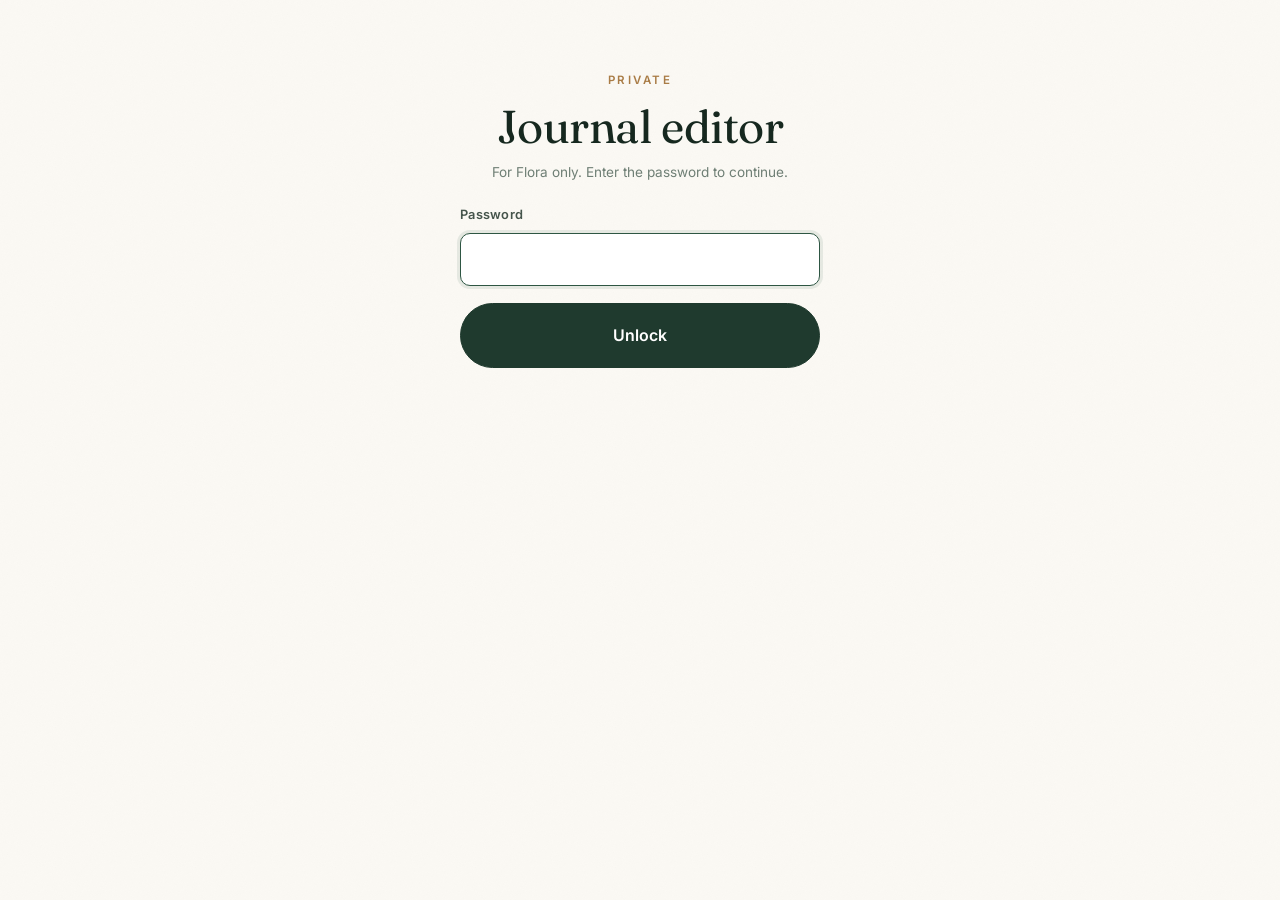
<file: admin.html>
<!DOCTYPE html>
<html lang="en">
<head>
  <meta charset="UTF-8" />
  <meta name="viewport" content="width=device-width, initial-scale=1" />
  <meta name="robots" content="noindex, nofollow" />
  <title>Journal editor | Flora Ink Analytics</title>
  <link rel="icon" href="/favicon.svg" type="image/svg+xml" />
  <link rel="preconnect" href="https://fonts.googleapis.com" />
  <link rel="preconnect" href="https://fonts.gstatic.com" crossorigin />
  <link href="https://fonts.googleapis.com/css2?family=Fraunces:ital,opsz,wght@0,9..144,400;0,9..144,500;0,9..144,600&family=Inter:wght@400;500;600&display=swap" rel="stylesheet" />
  <link rel="stylesheet" href="/css/style.css" />
</head>
<body>
  <script>document.documentElement.className += ' js';</script>

  <!-- ===== password gate ===== -->
  <section class="admin__gate" id="gate">
    <span class="eyebrow eyebrow--plain">Private</span>
    <h1 class="h2" style="margin:.5rem 0 0">Journal editor</h1>
    <p class="muted" style="font-size:.85rem;color:var(--ink-faint);margin-top:.5rem">For Flora only. Enter the password to continue.</p>
    <form id="gateForm">
      <div class="field">
        <label for="pw">Password</label>
        <input type="password" id="pw" autocomplete="current-password" autofocus />
      </div>
      <button class="btn btn--lg" type="submit" style="width:100%">Unlock</button>
      <div class="admin__msg err" id="gateMsg"></div>
    </form>
  </section>

  <!-- ===== editor ===== -->
  <main class="admin" id="app" hidden>
    <div class="admin__bar">
      <div>
        <h1>Journal editor</h1>
        <p class="muted">Write a post &rarr; publish &rarr; it goes live and gets picked up by Google on its own.</p>
      </div>
      <button class="btn btn--ghost" id="logout" type="button">Lock</button>
    </div>

    <div class="admin__grid">
      <form id="postForm">
        <input type="hidden" id="slug" />
        <div class="field">
          <label for="title">Title</label>
          <input type="text" id="title" required placeholder="What your slant says about you" />
        </div>
        <div class="field">
          <label for="excerpt">Short summary <span style="font-weight:400;color:var(--ink-faint)">(one sentence, shows on the blog list &amp; in Google)</span></label>
          <input type="text" id="excerpt" placeholder="Leave blank to use the first sentence of the post." />
        </div>
        <div class="field">
          <label for="date">Date</label>
          <input type="date" id="date" />
        </div>
        <div class="field">
          <label for="body">Post <span style="font-weight:400;color:var(--ink-faint)">(blank line = new paragraph &nbsp;·&nbsp; <code>## Heading</code> &nbsp;·&nbsp; <code>- bullet</code> &nbsp;·&nbsp; <code>**bold**</code> &nbsp;·&nbsp; <code>[link](https://…)</code>)</span></label>
          <textarea id="body" rows="16" required placeholder="Write here…"></textarea>
        </div>
        <div class="btn-row">
          <button class="btn btn--lg" type="submit" id="publishBtn">Publish</button>
          <button class="btn btn--lg btn--ghost" type="button" id="newBtn">Clear / new post</button>
          <button class="btn btn--ghost" type="button" id="deleteBtn" hidden style="--bd:#c98;color:#8a2f2f">Delete this post</button>
        </div>
        <div class="admin__msg" id="msg"></div>

        <div class="admin__preview" id="preview" aria-live="polite"></div>
      </form>

      <aside class="admin__side">
        <h2>Published posts</h2>
        <div class="admin__posts" id="posts"><p class="muted" style="font-size:.85rem;color:var(--ink-faint)">Loading…</p></div>
        <p class="muted" style="font-size:.8rem;color:var(--ink-faint);margin-top:1rem">
          Editing an older post republishes it. New posts appear on
          <a href="/blog" target="_blank" rel="noopener">the blog</a> and in the
          sitemap automatically.
        </p>
      </aside>
    </div>
  </main>

  <script>
  (function () {
    var KEY = 'flora_admin_pw';
    var gate = document.getElementById('gate');
    var app = document.getElementById('app');
    var pw = '';

    function esc(s){return String(s).replace(/[&<>"']/g,function(c){return {'&':'&amp;','<':'&lt;','>':'&gt;','"':'&quot;',"'":'&#39;'}[c];});}
    function inlineMd(s){
      s = esc(s);
      s = s.replace(/\*\*([^*]+)\*\*/g,'<strong>$1</strong>');
      s = s.replace(/(^|[^*])\*([^*\n]+)\*/g,'$1<em>$2</em>');
      s = s.replace(/\[([^\]]+)\]\((https?:\/\/[^\s)]+)\)/g,'<a href="$2" target="_blank" rel="noopener">$1</a>');
      return s;
    }
    function mdToHtml(src){
      return String(src).replace(/\r\n/g,'\n').split(/\n{2,}/).map(function(block){
        var b = block.trim(); if(!b) return '';
        if(/^###\s+/.test(b)) return '<h3>'+inlineMd(b.replace(/^###\s+/,''))+'</h3>';
        if(/^##\s+/.test(b))  return '<h2>'+inlineMd(b.replace(/^##\s+/,''))+'</h2>';
        if(/^>\s?/.test(b))   return '<blockquote>'+inlineMd(b.replace(/^>\s?/gm,''))+'</blockquote>';
        if(/^[-*]\s+/.test(b)){
          var items = b.split('\n').filter(function(l){return /^[-*]\s+/.test(l);})
            .map(function(l){return '<li>'+inlineMd(l.replace(/^[-*]\s+/,''))+'</li>';}).join('');
          return '<ul>'+items+'</ul>';
        }
        return '<p>'+inlineMd(b).replace(/\n/g,'<br>')+'</p>';
      }).filter(Boolean).join('\n');
    }

    var $ = function (id) { return document.getElementById(id); };
    var msg = $('msg');
    function say(text, kind) { msg.textContent = text; msg.className = 'admin__msg show ' + (kind || 'ok'); }
    function clearMsg() { msg.className = 'admin__msg'; }

    function unlock(p) {
      pw = p;
      try { sessionStorage.setItem(KEY, p); } catch (e) {}
      gate.hidden = true; app.hidden = false;
      $('date').value = new Date().toISOString().slice(0, 10);
      loadPosts();
      renderPreview();
    }

    document.getElementById('gateForm').addEventListener('submit', function (e) {
      e.preventDefault();
      var val = $('pw').value;
      if (!val) return;
      // verify against the server (list endpoint doubles as an auth check)
      fetch('/api/posts', { headers: { 'x-admin-password': val } }).then(function (r) {
        if (r.ok) { unlock(val); }
        else if (r.status === 401) { $('gateMsg').textContent = 'Wrong password.'; $('gateMsg').className = 'admin__msg err show'; }
        else { $('gateMsg').textContent = 'Server not reachable. Is this running on Vercel?'; $('gateMsg').className = 'admin__msg err show'; }
      }).catch(function () {
        $('gateMsg').textContent = 'Server not reachable. The editor only works on the deployed (Vercel) site.';
        $('gateMsg').className = 'admin__msg err show';
      });
    });

    document.getElementById('logout').addEventListener('click', function () {
      try { sessionStorage.removeItem(KEY); } catch (e) {}
      location.reload();
    });

    function loadPosts() {
      fetch('/api/posts', { headers: { 'x-admin-password': pw } })
        .then(function (r) { return r.json(); })
        .then(function (d) {
          var wrap = $('posts');
          var posts = (d && d.posts) || [];
          if (!posts.length) { wrap.innerHTML = '<p class="muted" style="font-size:.85rem;color:var(--ink-faint)">No posts yet.</p>'; return; }
          wrap.innerHTML = '';
          posts.forEach(function (p) {
            var b = document.createElement('button');
            b.type = 'button';
            b.className = 'admin__post';
            b.innerHTML = '<span>' + esc(p.title || p.slug) + '</span><small>' + esc(p.date || '') + '</small>';
            b.addEventListener('click', function () { loadIntoForm(p); });
            wrap.appendChild(b);
          });
        }).catch(function () {});
    }

    function loadIntoForm(p) {
      $('slug').value = p.slug || '';
      $('title').value = p.title || '';
      $('excerpt').value = p.excerpt || '';
      $('date').value = p.date || new Date().toISOString().slice(0, 10);
      $('body').value = p.body || '';
      $('deleteBtn').hidden = !p.slug;
      $('publishBtn').textContent = 'Update post';
      clearMsg();
      renderPreview();
      window.scrollTo({ top: 0, behavior: 'smooth' });
    }

    document.getElementById('newBtn').addEventListener('click', function () {
      $('postForm').reset();
      $('slug').value = '';
      $('date').value = new Date().toISOString().slice(0, 10);
      $('deleteBtn').hidden = true;
      $('publishBtn').textContent = 'Publish';
      clearMsg();
      renderPreview();
    });

    function renderPreview() {
      var t = $('title').value.trim();
      var html = mdToHtml($('body').value);
      $('preview').innerHTML = (t ? '<h2 style="font-size:1.6rem;margin-top:0">' + esc(t) + '</h2>' : '') +
        (html || '<p class="muted" style="color:var(--ink-faint)">Preview appears here as you type.</p>');
    }
    $('title').addEventListener('input', renderPreview);
    $('body').addEventListener('input', renderPreview);

    document.getElementById('postForm').addEventListener('submit', function (e) {
      e.preventDefault();
      var btn = $('publishBtn');
      btn.disabled = true; say('Publishing…', 'ok');
      fetch('/api/publish', {
        method: 'POST',
        headers: { 'Content-Type': 'application/json' },
        body: JSON.stringify({
          password: pw,
          slug: $('slug').value.trim() || undefined,
          title: $('title').value.trim(),
          excerpt: $('excerpt').value.trim(),
          date: $('date').value,
          body: $('body').value
        })
      }).then(function (r) { return r.json().then(function (d) { return { ok: r.ok, d: d }; }); })
        .then(function (x) {
          btn.disabled = false;
          if (x.ok) {
            say('Published. It is live at ' + x.d.url + ' and will be redeployed in ~30 seconds.', 'ok');
            $('slug').value = x.d.slug;
            $('deleteBtn').hidden = false;
            $('publishBtn').textContent = 'Update post';
            setTimeout(loadPosts, 1500);
          } else {
            say('Could not publish: ' + (x.d.error || 'unknown error'), 'err');
          }
        }).catch(function (err) {
          btn.disabled = false;
          say('Network error: ' + err.message, 'err');
        });
    });

    document.getElementById('deleteBtn').addEventListener('click', function () {
      var slug = $('slug').value.trim();
      if (!slug) return;
      if (!confirm('Delete "' + slug + '"? This removes the live page.')) return;
      fetch('/api/delete', {
        method: 'POST', headers: { 'Content-Type': 'application/json' },
        body: JSON.stringify({ password: pw, slug: slug })
      }).then(function (r) { return r.json().then(function (d) { return { ok: r.ok, d: d }; }); })
        .then(function (x) {
          if (x.ok) { say('Deleted.', 'ok'); document.getElementById('newBtn').click(); setTimeout(loadPosts, 1500); }
          else { say('Could not delete: ' + (x.d.error || 'unknown'), 'err'); }
        });
    });

    // resume a session
    var saved = '';
    try { saved = sessionStorage.getItem(KEY) || ''; } catch (e) {}
    if (saved) {
      fetch('/api/posts', { headers: { 'x-admin-password': saved } })
        .then(function (r) { if (r.ok) unlock(saved); }).catch(function () {});
    }
  })();
  </script>
</body>
</html>
</file>
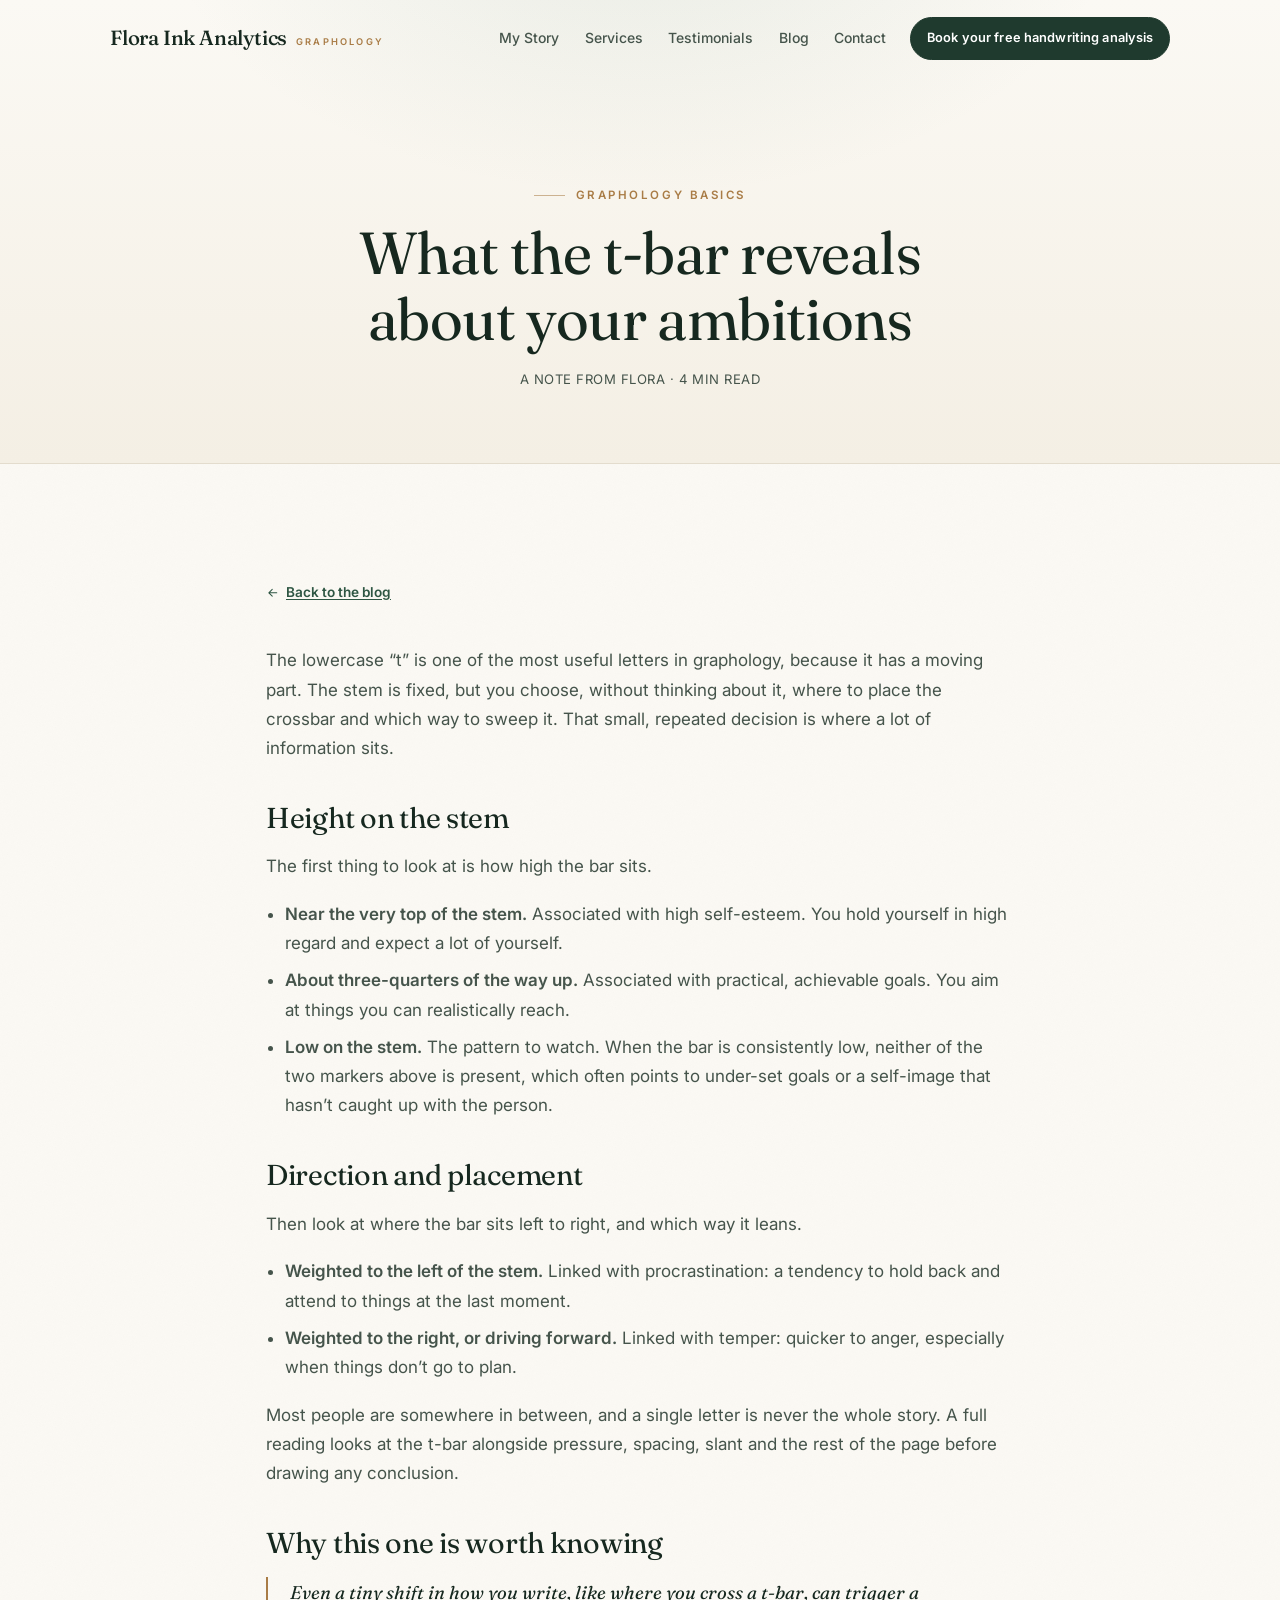
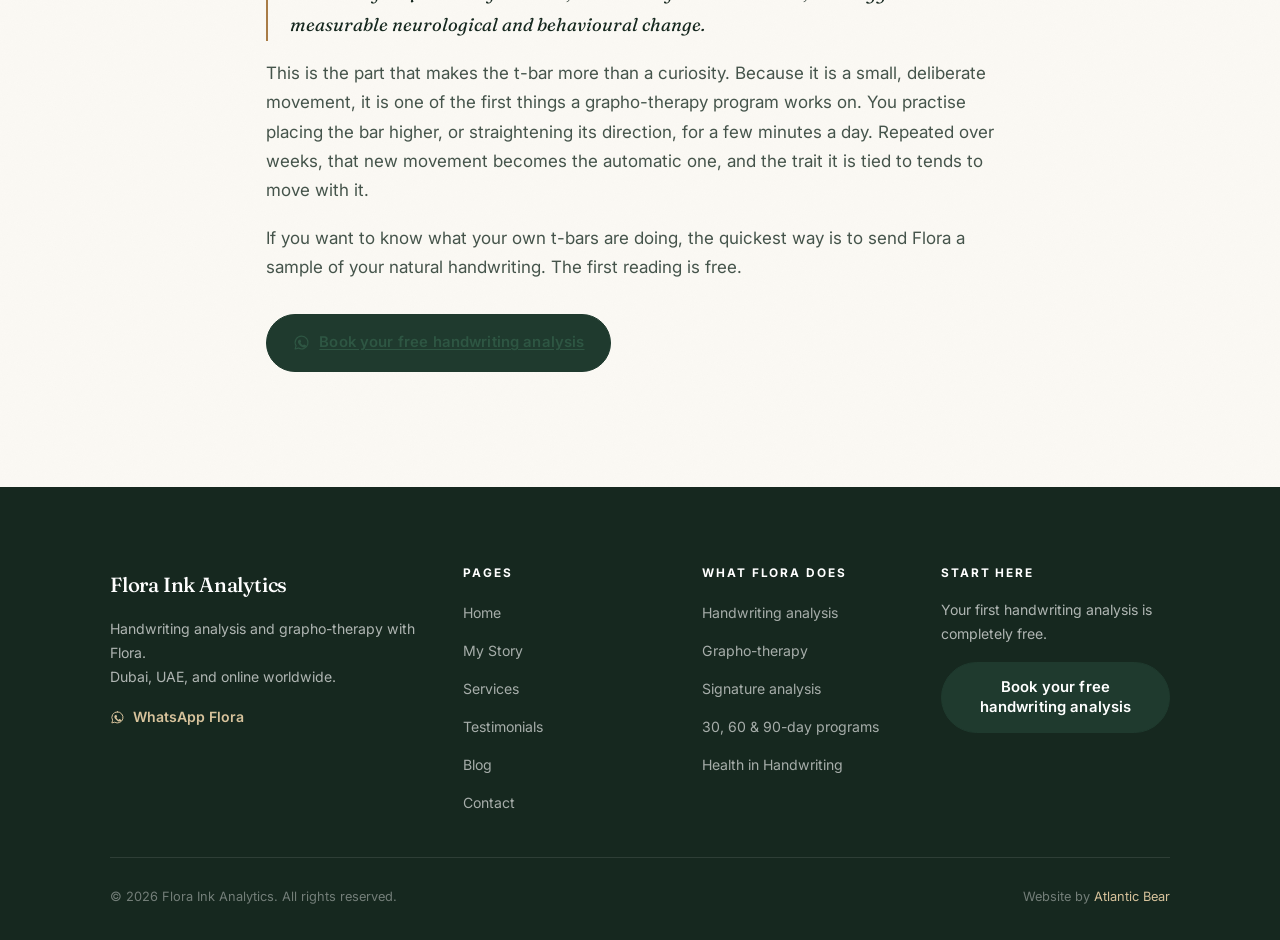
<file: blog-t-bar.html>
<!DOCTYPE html>
<html lang="en">
<head>
  <meta charset="UTF-8" />
  <meta name="viewport" content="width=device-width, initial-scale=1" />
  <title>What the T-Bar Reveals About Your Ambitions | Flora Ink Analytics</title>
  <meta name="description" content="Where you cross the stem of a lowercase 't' points to self-esteem, goal-setting and temper. Flora explains what she looks for in the t-bar, and how grapho-therapy works with it." />
  <link rel="canonical" href="https://florainkanalytics.com/blog-t-bar" />
  <meta property="og:type" content="article" />
  <meta property="og:title" content="What the T-Bar Reveals About Your Ambitions" />
  <meta property="og:description" content="A short guide to reading the t-bar in your own handwriting." />
  <meta property="og:url" content="https://florainkanalytics.com/blog-t-bar" />
  <meta property="og:image" content="https://florainkanalytics.com/assets/og-image.jpg" />
  <meta name="twitter:card" content="summary_large_image" />
  <link rel="icon" href="/favicon.svg" type="image/svg+xml" />
  <link rel="preconnect" href="https://fonts.googleapis.com" />
  <link rel="preconnect" href="https://fonts.gstatic.com" crossorigin />
  <link href="https://fonts.googleapis.com/css2?family=Fraunces:ital,opsz,wght@0,9..144,400;0,9..144,500;0,9..144,600;1,9..144,400;1,9..144,500&family=Inter:wght@400;500;600&display=swap" rel="stylesheet" />
  <link rel="stylesheet" href="/css/style.css" />
  <script type="application/ld+json">
  {"@context":"https://schema.org","@type":"Article","headline":"What the T-Bar Reveals About Your Ambitions","author":{"@type":"Person","name":"Flora"},"publisher":{"@type":"Organization","name":"Flora Ink Analytics"},"mainEntityOfPage":"https://florainkanalytics.com/blog-t-bar"}
  </script>
</head>
<body>
  <script>document.documentElement.className += ' js';</script>
  <a class="skip-link" href="#main">Skip to content</a>

  <svg xmlns="http://www.w3.org/2000/svg" style="position:absolute;width:0;height:0;overflow:hidden" aria-hidden="true">
    <symbol id="i-wa" viewBox="0 0 24 24" fill="none" stroke="currentColor" stroke-width="1.6" stroke-linecap="round" stroke-linejoin="round"><path d="M12 3a9 9 0 0 0-7.7 13.6L3 21l4.6-1.2A9 9 0 1 0 12 3z"/><path d="M8.6 8.4c-.2 0-.5 0-.7.4-.3.4-.9 1-.9 2.3s1 2.7 1.1 2.9c.2.2 2 3 4.8 4.1 2.4.9 2.8.7 3.3.7.6 0 1.7-.7 2-1.4.2-.6.2-1.2.2-1.3-.1-.1-.3-.2-.6-.4l-2-1c-.3-.1-.5-.1-.7.1l-.7.9c-.1.2-.3.2-.5.1-.7-.3-1.5-.7-2.3-1.7-.6-.7-1-1.5-1.1-1.8-.1-.2 0-.4.1-.5l.5-.6c.1-.2.2-.3.3-.5 0-.2 0-.4-.1-.5l-.9-2c-.2-.6-.5-.5-.6-.5z" fill="currentColor" stroke="none"/></symbol>
    <symbol id="i-arrow" viewBox="0 0 24 24" fill="none" stroke="currentColor" stroke-width="1.8" stroke-linecap="round" stroke-linejoin="round"><path d="M5 12h13M13 6l6 6-6 6"/></symbol>
  </svg>

  <header class="nav" id="nav">
    <div class="nav__inner">
      <a class="brand" href="/" aria-label="Flora Ink Analytics, home">
        <span class="brand__name">Flora Ink Analytics</span>
        <span class="brand__tag">Graphology</span>
      </a>
      <button class="nav__toggle" id="navToggle" aria-label="Open menu" aria-expanded="false" aria-controls="navLinks"><span></span></button>
      <nav class="nav__links" id="navLinks" aria-label="Primary">
        <a href="/my-story">My Story</a>
        <a href="/services">Services</a>
        <a href="/testimonials">Testimonials</a>
        <a href="/blog">Blog</a>
        <a href="/contact">Contact</a>
        <a class="btn" href="https://wa.me/447789262008" target="_blank" rel="noopener">Book your free handwriting analysis</a>
      </nav>
    </div>
  </header>

  <main id="main">
    <section class="page-head">
      <span class="eyebrow">Graphology basics</span>
      <h1>What the t&#8209;bar reveals<br>about your ambitions</h1>
      <p class="article-meta">A note from Flora &middot; 4 min read</p>
    </section>

    <section class="bay">
      <div class="wrap">
        <article class="prose">
          <a class="back-link" href="/blog"><svg class="icon" aria-hidden="true"><use href="#i-arrow"/></svg> Back to the blog</a>

          <p>The lowercase &ldquo;t&rdquo; is one of the most useful letters in graphology, because it has a moving part. The stem is fixed, but you choose, without thinking about it, where to place the crossbar and which way to sweep it. That small, repeated decision is where a lot of information sits.</p>

          <h2>Height on the stem</h2>
          <p>The first thing to look at is how high the bar sits.</p>
          <ul>
            <li><strong>Near the very top of the stem.</strong> Associated with high self-esteem. You hold yourself in high regard and expect a lot of yourself.</li>
            <li><strong>About three-quarters of the way up.</strong> Associated with practical, achievable goals. You aim at things you can realistically reach.</li>
            <li><strong>Low on the stem.</strong> The pattern to watch. When the bar is consistently low, neither of the two markers above is present, which often points to under-set goals or a self-image that hasn&rsquo;t caught up with the person.</li>
          </ul>

          <h2>Direction and placement</h2>
          <p>Then look at where the bar sits left to right, and which way it leans.</p>
          <ul>
            <li><strong>Weighted to the left of the stem.</strong> Linked with procrastination: a tendency to hold back and attend to things at the last moment.</li>
            <li><strong>Weighted to the right, or driving forward.</strong> Linked with temper: quicker to anger, especially when things don&rsquo;t go to plan.</li>
          </ul>
          <p>Most people are somewhere in between, and a single letter is never the whole story. A full reading looks at the t-bar alongside pressure, spacing, slant and the rest of the page before drawing any conclusion.</p>

          <h2>Why this one is worth knowing</h2>
          <blockquote>Even a tiny shift in how you write, like where you cross a t-bar, can trigger a measurable neurological and behavioural change.</blockquote>
          <p>This is the part that makes the t-bar more than a curiosity. Because it is a small, deliberate movement, it is one of the first things a grapho-therapy program works on. You practise placing the bar higher, or straightening its direction, for a few minutes a day. Repeated over weeks, that new movement becomes the automatic one, and the trait it is tied to tends to move with it.</p>

          <p>If you want to know what your own t-bars are doing, the quickest way is to send Flora a sample of your natural handwriting. The first reading is free.</p>

          <div class="btn-row" style="margin-top:2rem">
            <a class="btn" href="https://wa.me/447789262008" target="_blank" rel="noopener"><svg class="icon" aria-hidden="true"><use href="#i-wa"/></svg> Book your free handwriting analysis</a>
          </div>
        </article>
      </div>
    </section>
  </main>

  <footer class="footer">
    <div class="wrap">
      <div class="footer__grid">
        <div>
          <span class="brand__name">Flora Ink Analytics</span>
          <p>Handwriting analysis and grapho-therapy with Flora.<br>Dubai, UAE, and online worldwide.</p>
          <a class="footer__wa" href="https://wa.me/447789262008" target="_blank" rel="noopener"><svg class="icon" aria-hidden="true"><use href="#i-wa"/></svg> WhatsApp Flora</a>
        </div>
        <div>
          <h4>Pages</h4>
          <ul>
            <li><a href="/">Home</a></li>
            <li><a href="/my-story">My Story</a></li>
            <li><a href="/services">Services</a></li>
            <li><a href="/testimonials">Testimonials</a></li>
            <li><a href="/blog">Blog</a></li>
            <li><a href="/contact">Contact</a></li>
          </ul>
        </div>
        <div>
          <h4>What Flora does</h4>
          <ul>
            <li><a href="/services#analysis">Handwriting analysis</a></li>
            <li><a href="/services#graphotherapy">Grapho-therapy</a></li>
            <li><a href="/services#signature">Signature analysis</a></li>
            <li><a href="/services#programs">30, 60 &amp; 90-day programs</a></li>
            <li><a href="/services#health">Health in Handwriting</a></li>
          </ul>
        </div>
        <div>
          <h4>Start here</h4>
          <p>Your first handwriting analysis is completely free.</p>
          <a class="btn" href="https://wa.me/447789262008" target="_blank" rel="noopener">Book your free handwriting analysis</a>
        </div>
      </div>
      <div class="footer__bottom">
        <span>&copy; <span id="year">2026</span> Flora Ink Analytics. All rights reserved.</span>
        <span>Website by <a href="https://atlanticbear.com" target="_blank" rel="noopener">Atlantic Bear</a></span>
      </div>
    </div>
  </footer>

  <script src="/js/main.js"></script>
</body>
</html>
</file>
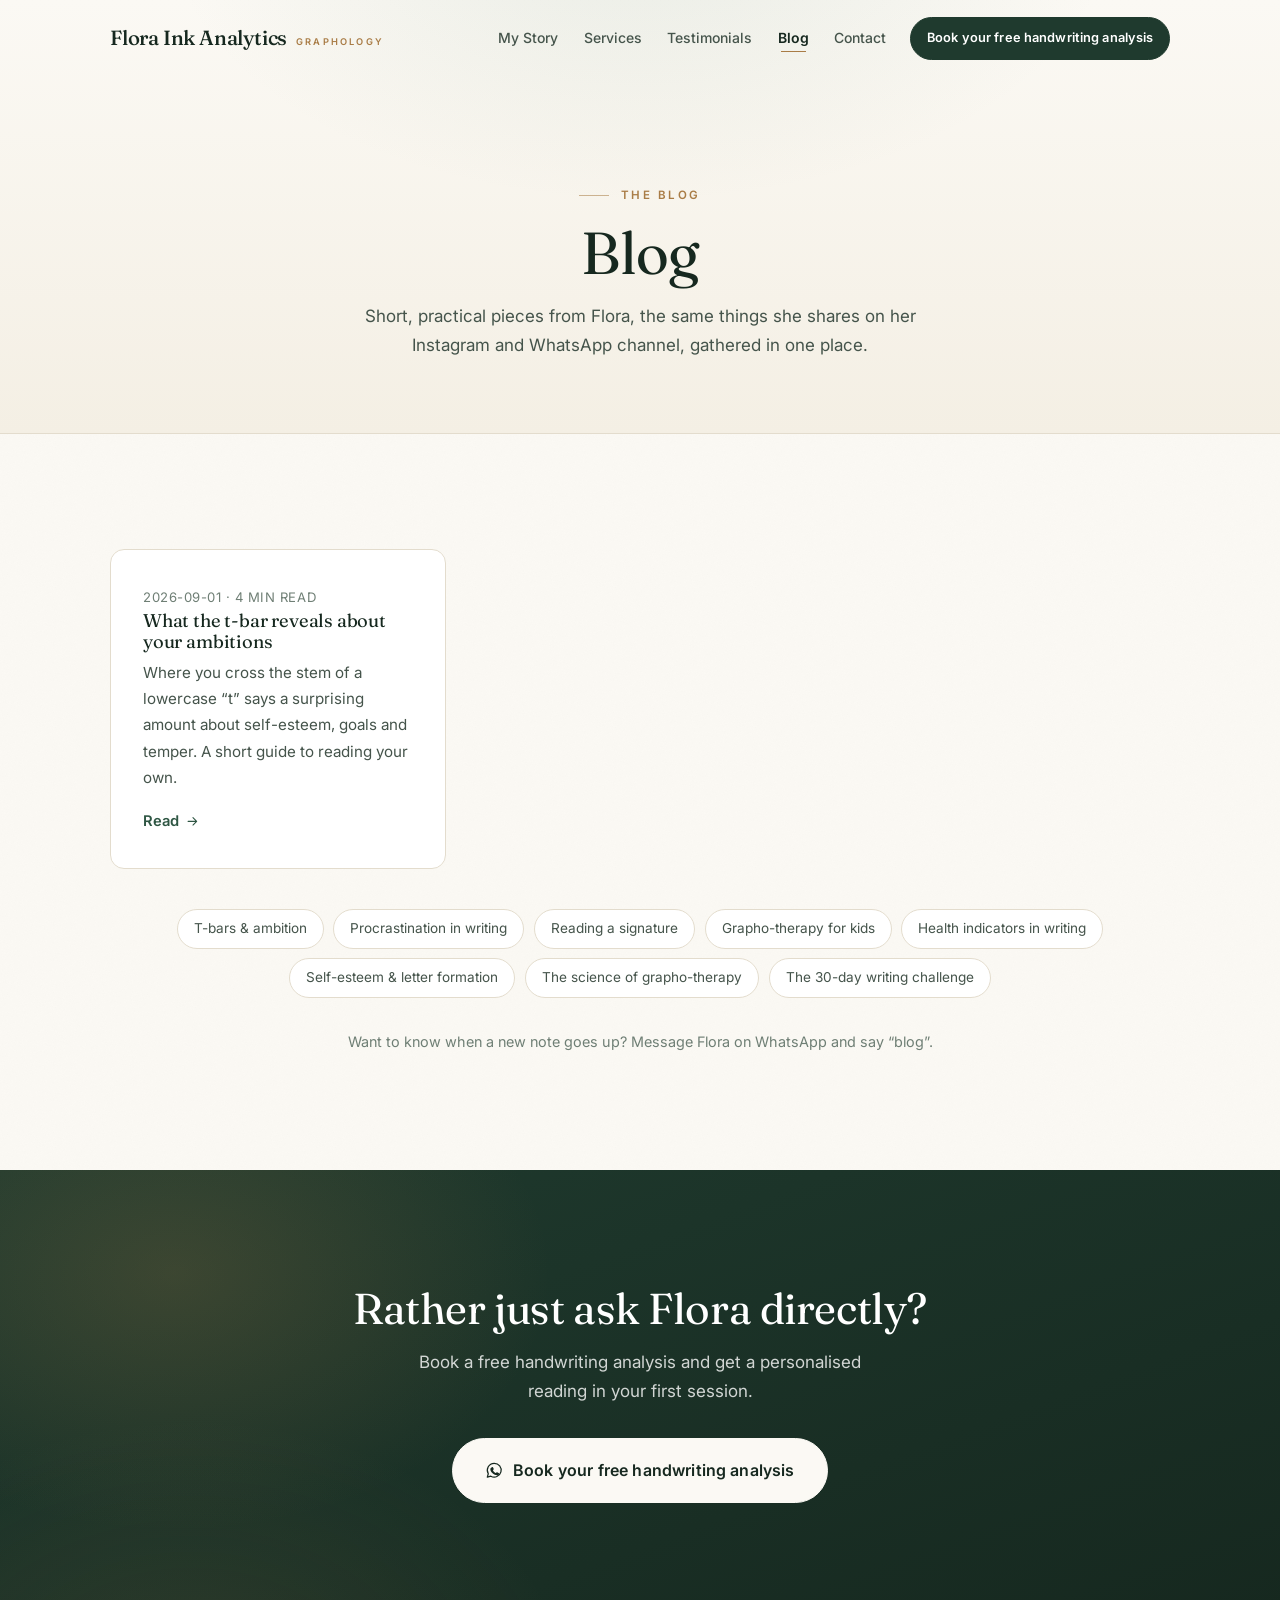
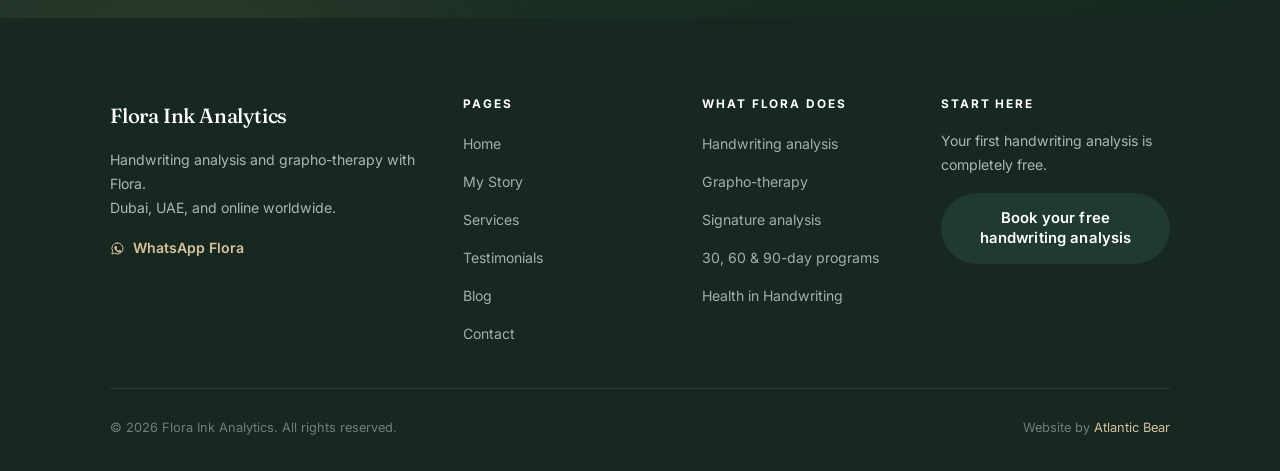
<file: blog.html>
<!DOCTYPE html>
<html lang="en">
<head>
  <meta charset="UTF-8" />
  <meta name="viewport" content="width=device-width, initial-scale=1" />
  <title>Blog | Flora Ink Analytics</title>
  <meta name="description" content="Short, practical notes from Flora on graphology and grapho-therapy: what the t-bar reveals, how signature correction works, and how handwriting practice helps children focus." />
  <link rel="canonical" href="https://florainkanalytics.com/blog" />
  <meta property="og:type" content="website" />
  <meta property="og:title" content="Blog | Flora Ink Analytics" />
  <meta property="og:description" content="Practical notes on graphology and grapho-therapy from Flora." />
  <meta property="og:url" content="https://florainkanalytics.com/blog" />
  <meta property="og:image" content="https://florainkanalytics.com/assets/og-image.jpg" />
  <meta name="twitter:card" content="summary_large_image" />
  <link rel="icon" href="/favicon.svg" type="image/svg+xml" />
  <link rel="preconnect" href="https://fonts.googleapis.com" />
  <link rel="preconnect" href="https://fonts.gstatic.com" crossorigin />
  <link href="https://fonts.googleapis.com/css2?family=Fraunces:ital,opsz,wght@0,9..144,400;0,9..144,500;0,9..144,600;1,9..144,400;1,9..144,500&family=Inter:wght@400;500;600&display=swap" rel="stylesheet" />
  <link rel="stylesheet" href="/css/style.css" />
</head>
<body>
  <script>document.documentElement.className += ' js';</script>
  <a class="skip-link" href="#main">Skip to content</a>

  <svg xmlns="http://www.w3.org/2000/svg" style="position:absolute;width:0;height:0;overflow:hidden" aria-hidden="true">
    <symbol id="i-wa" viewBox="0 0 24 24" fill="none" stroke="currentColor" stroke-width="1.6" stroke-linecap="round" stroke-linejoin="round"><path d="M12 3a9 9 0 0 0-7.7 13.6L3 21l4.6-1.2A9 9 0 1 0 12 3z"/><path d="M8.6 8.4c-.2 0-.5 0-.7.4-.3.4-.9 1-.9 2.3s1 2.7 1.1 2.9c.2.2 2 3 4.8 4.1 2.4.9 2.8.7 3.3.7.6 0 1.7-.7 2-1.4.2-.6.2-1.2.2-1.3-.1-.1-.3-.2-.6-.4l-2-1c-.3-.1-.5-.1-.7.1l-.7.9c-.1.2-.3.2-.5.1-.7-.3-1.5-.7-2.3-1.7-.6-.7-1-1.5-1.1-1.8-.1-.2 0-.4.1-.5l.5-.6c.1-.2.2-.3.3-.5 0-.2 0-.4-.1-.5l-.9-2c-.2-.6-.5-.5-.6-.5z" fill="currentColor" stroke="none"/></symbol>
    <symbol id="i-arrow" viewBox="0 0 24 24" fill="none" stroke="currentColor" stroke-width="1.8" stroke-linecap="round" stroke-linejoin="round"><path d="M5 12h13M13 6l6 6-6 6"/></symbol>
  </svg>

  <header class="nav" id="nav">
    <div class="nav__inner">
      <a class="brand" href="/" aria-label="Flora Ink Analytics, home">
        <span class="brand__name">Flora Ink Analytics</span>
        <span class="brand__tag">Graphology</span>
      </a>
      <button class="nav__toggle" id="navToggle" aria-label="Open menu" aria-expanded="false" aria-controls="navLinks"><span></span></button>
      <nav class="nav__links" id="navLinks" aria-label="Primary">
        <a href="/my-story">My Story</a>
        <a href="/services">Services</a>
        <a href="/testimonials">Testimonials</a>
        <a href="/blog">Blog</a>
        <a href="/contact">Contact</a>
        <a class="btn" href="https://wa.me/447789262008" target="_blank" rel="noopener">Book your free handwriting analysis</a>
      </nav>
    </div>
  </header>

  <main id="main">
    <section class="page-head">
      <span class="eyebrow">The blog</span>
      <h1>Blog</h1>
      <p>Short, practical pieces from Flora, the same things she shares on her Instagram and WhatsApp channel, gathered in one place.</p>
    </section>

    <section class="bay">
      <div class="wrap">
        <div class="grid grid--3 reveal pop" id="cmsPosts" data-stagger>
          <a class="card article-card" href="/blog-t-bar">
            <span class="article-meta">Graphology basics</span>
            <h3>What the t&#8209;bar reveals about your ambitions</h3>
            <p>Where you cross the stem of a lowercase &ldquo;t&rdquo; says a surprising amount about self-esteem, goals and temper. A short guide to reading your own.</p>
            <span class="tlink">Read <svg class="icon" aria-hidden="true"><use href="#i-arrow"/></svg></span>
          </a>
        </div>

        <div class="topics" style="margin-top:2.5rem">
          <span class="topic">T-bars &amp; ambition</span>
          <span class="topic">Procrastination in writing</span>
          <span class="topic">Reading a signature</span>
          <span class="topic">Grapho-therapy for kids</span>
          <span class="topic">Health indicators in writing</span>
          <span class="topic">Self-esteem &amp; letter formation</span>
          <span class="topic">The science of grapho-therapy</span>
          <span class="topic">The 30-day writing challenge</span>
        </div>

        <p class="center" style="color:var(--ink-faint);font-size:.9rem;margin-top:1.5rem">Want to know when a new note goes up? Message Flora on WhatsApp and say &ldquo;blog&rdquo;.</p>
      </div>
    </section>

    <section class="bay cta-band">
      <div class="wrap">
        <h2>Rather just ask Flora directly?</h2>
        <p>Book a free handwriting analysis and get a personalised reading in your first session.</p>
        <div class="btn-row">
          <a class="btn btn--lg btn--on-dark" href="https://wa.me/447789262008" target="_blank" rel="noopener"><svg class="icon" aria-hidden="true"><use href="#i-wa"/></svg> Book your free handwriting analysis</a>
        </div>
      </div>
    </section>
  </main>

  <footer class="footer">
    <div class="wrap">
      <div class="footer__grid">
        <div>
          <span class="brand__name">Flora Ink Analytics</span>
          <p>Handwriting analysis and grapho-therapy with Flora.<br>Dubai, UAE, and online worldwide.</p>
          <a class="footer__wa" href="https://wa.me/447789262008" target="_blank" rel="noopener"><svg class="icon" aria-hidden="true"><use href="#i-wa"/></svg> WhatsApp Flora</a>
        </div>
        <div>
          <h4>Pages</h4>
          <ul>
            <li><a href="/">Home</a></li>
            <li><a href="/my-story">My Story</a></li>
            <li><a href="/services">Services</a></li>
            <li><a href="/testimonials">Testimonials</a></li>
            <li><a href="/blog">Blog</a></li>
            <li><a href="/contact">Contact</a></li>
          </ul>
        </div>
        <div>
          <h4>What Flora does</h4>
          <ul>
            <li><a href="/services#analysis">Handwriting analysis</a></li>
            <li><a href="/services#graphotherapy">Grapho-therapy</a></li>
            <li><a href="/services#signature">Signature analysis</a></li>
            <li><a href="/services#programs">30, 60 &amp; 90-day programs</a></li>
            <li><a href="/services#health">Health in Handwriting</a></li>
          </ul>
        </div>
        <div>
          <h4>Start here</h4>
          <p>Your first handwriting analysis is completely free.</p>
          <a class="btn" href="https://wa.me/447789262008" target="_blank" rel="noopener">Book your free handwriting analysis</a>
        </div>
      </div>
      <div class="footer__bottom">
        <span>&copy; <span id="year">2026</span> Flora Ink Analytics. All rights reserved.</span>
        <span>Website by <a href="https://atlanticbear.com" target="_blank" rel="noopener">Atlantic Bear</a></span>
      </div>
    </div>
  </footer>

  <script src="/js/main.js"></script>
</body>
</html>
</file>
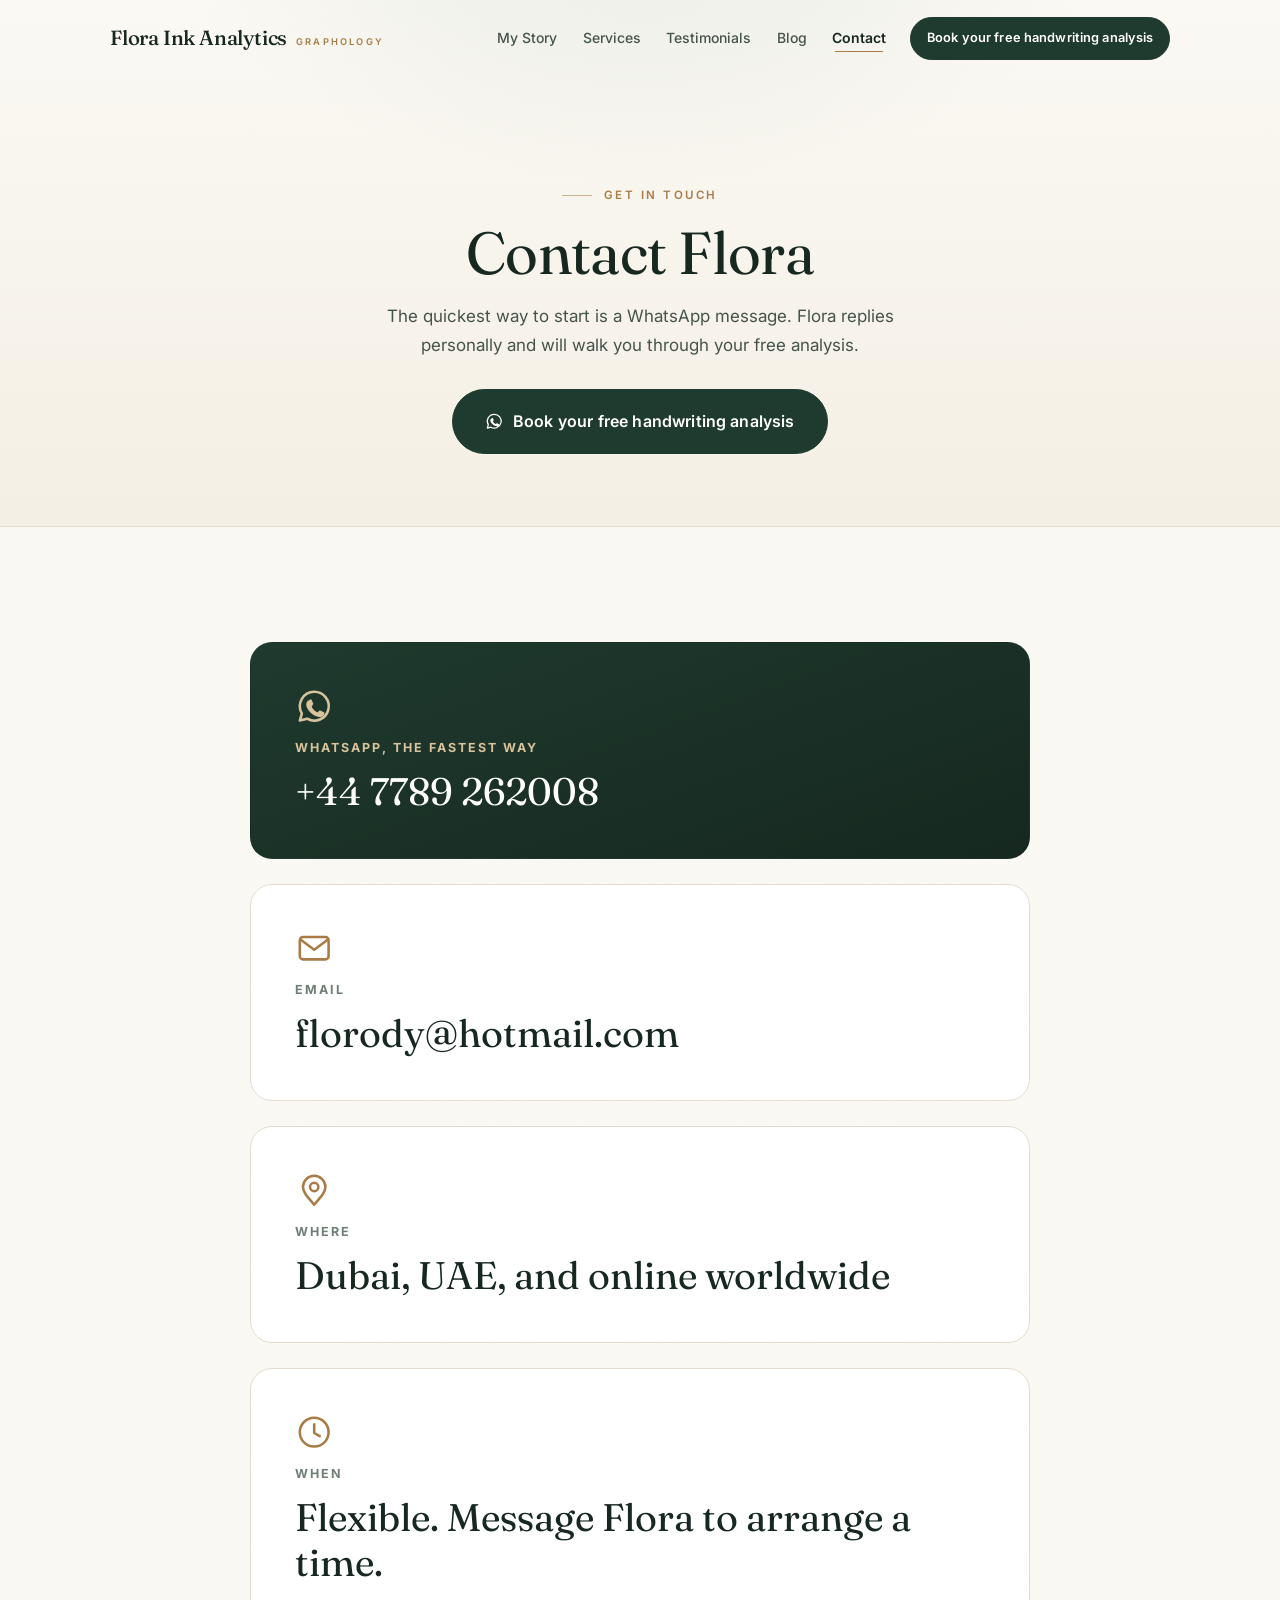
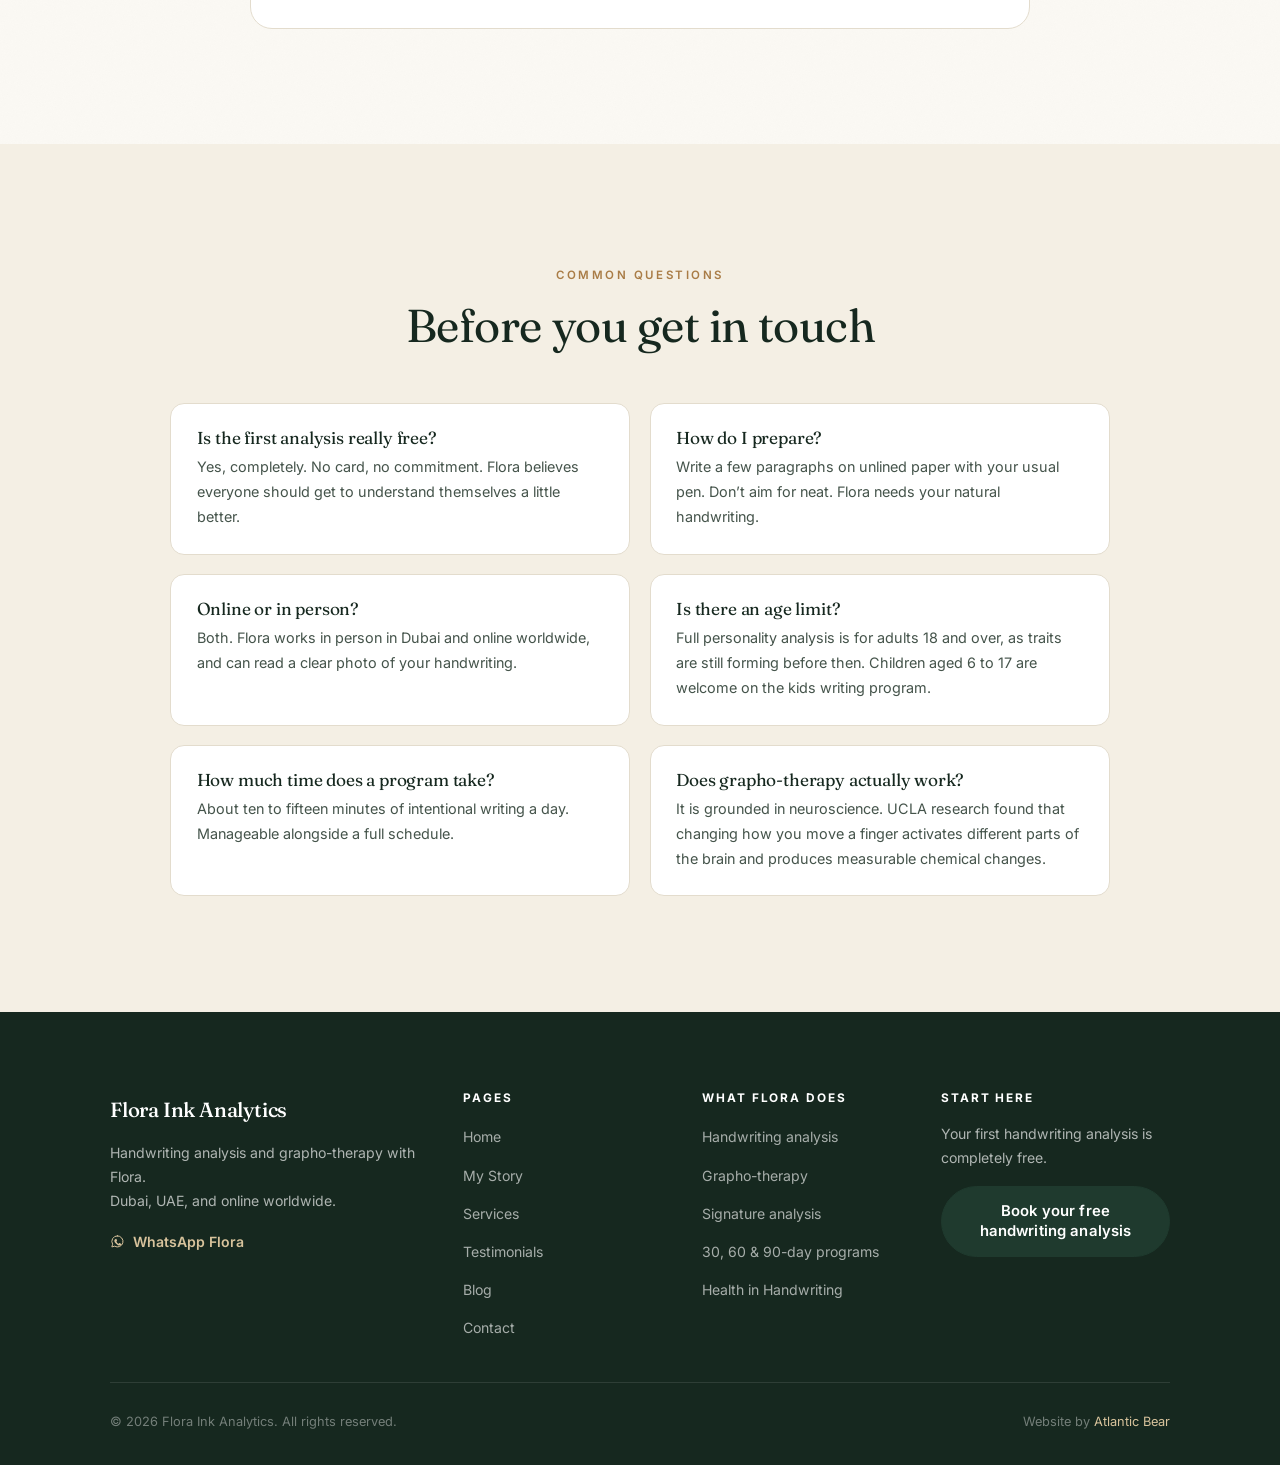
<file: contact.html>
<!DOCTYPE html>
<html lang="en">
<head>
  <meta charset="UTF-8" />
  <meta name="viewport" content="width=device-width, initial-scale=1" />
  <title>Book a Free Handwriting Analysis | Flora Ink Analytics</title>
  <meta name="description" content="Get in touch with Flora to book your free handwriting analysis. WhatsApp, email, or the contact form. Based in Dubai, working with clients online worldwide." />
  <link rel="canonical" href="https://florainkanalytics.com/contact" />
  <meta property="og:type" content="website" />
  <meta property="og:title" content="Contact Flora | Flora Ink Analytics" />
  <meta property="og:description" content="Book your free handwriting analysis: WhatsApp, email or the form." />
  <meta property="og:url" content="https://florainkanalytics.com/contact" />
  <meta property="og:image" content="https://florainkanalytics.com/assets/og-image.jpg" />
  <meta name="twitter:card" content="summary_large_image" />
  <link rel="icon" href="/favicon.svg" type="image/svg+xml" />
  <link rel="preconnect" href="https://fonts.googleapis.com" />
  <link rel="preconnect" href="https://fonts.gstatic.com" crossorigin />
  <link href="https://fonts.googleapis.com/css2?family=Fraunces:ital,opsz,wght@0,9..144,400;0,9..144,500;0,9..144,600;1,9..144,400;1,9..144,500&family=Inter:wght@400;500;600&display=swap" rel="stylesheet" />
  <link rel="stylesheet" href="/css/style.css" />
</head>
<body>
  <script>document.documentElement.className += ' js';</script>
  <a class="skip-link" href="#main">Skip to content</a>

  <svg xmlns="http://www.w3.org/2000/svg" style="position:absolute;width:0;height:0;overflow:hidden" aria-hidden="true">
    <symbol id="i-wa" viewBox="0 0 24 24" fill="none" stroke="currentColor" stroke-width="1.6" stroke-linecap="round" stroke-linejoin="round"><path d="M12 3a9 9 0 0 0-7.7 13.6L3 21l4.6-1.2A9 9 0 1 0 12 3z"/><path d="M8.6 8.4c-.2 0-.5 0-.7.4-.3.4-.9 1-.9 2.3s1 2.7 1.1 2.9c.2.2 2 3 4.8 4.1 2.4.9 2.8.7 3.3.7.6 0 1.7-.7 2-1.4.2-.6.2-1.2.2-1.3-.1-.1-.3-.2-.6-.4l-2-1c-.3-.1-.5-.1-.7.1l-.7.9c-.1.2-.3.2-.5.1-.7-.3-1.5-.7-2.3-1.7-.6-.7-1-1.5-1.1-1.8-.1-.2 0-.4.1-.5l.5-.6c.1-.2.2-.3.3-.5 0-.2 0-.4-.1-.5l-.9-2c-.2-.6-.5-.5-.6-.5z" fill="currentColor" stroke="none"/></symbol>
    <symbol id="i-mail" viewBox="0 0 24 24" fill="none" stroke="currentColor" stroke-width="1.6" stroke-linecap="round" stroke-linejoin="round"><rect x="3" y="5" width="18" height="14" rx="2"/><path d="M4 7l8 6 8-6"/></symbol>
    <symbol id="i-pin" viewBox="0 0 24 24" fill="none" stroke="currentColor" stroke-width="1.6" stroke-linecap="round" stroke-linejoin="round"><path d="M12 21c4-4.5 7-7.6 7-11a7 7 0 1 0-14 0c0 3.4 3 6.5 7 11z"/><circle cx="12" cy="10" r="2.6"/></symbol>
    <symbol id="i-clock" viewBox="0 0 24 24" fill="none" stroke="currentColor" stroke-width="1.6" stroke-linecap="round" stroke-linejoin="round"><circle cx="12" cy="12" r="9"/><path d="M12 7v5.5l3.5 2"/></symbol>
  </svg>

  <header class="nav" id="nav">
    <div class="nav__inner">
      <a class="brand" href="/" aria-label="Flora Ink Analytics, home">
        <span class="brand__name">Flora Ink Analytics</span>
        <span class="brand__tag">Graphology</span>
      </a>
      <button class="nav__toggle" id="navToggle" aria-label="Open menu" aria-expanded="false" aria-controls="navLinks"><span></span></button>
      <nav class="nav__links" id="navLinks" aria-label="Primary">
        <a href="/my-story">My Story</a>
        <a href="/services">Services</a>
        <a href="/testimonials">Testimonials</a>
        <a href="/blog">Blog</a>
        <a href="/contact">Contact</a>
        <a class="btn" href="https://wa.me/447789262008" target="_blank" rel="noopener">Book your free handwriting analysis</a>
      </nav>
    </div>
  </header>

  <main id="main">
    <section class="page-head">
      <span class="eyebrow">Get in touch</span>
      <h1>Contact Flora</h1>
      <p>The quickest way to start is a WhatsApp message. Flora replies personally and will walk you through your free analysis.</p>
      <div class="btn-row">
        <a class="btn btn--lg" href="https://wa.me/447789262008" target="_blank" rel="noopener"><svg class="icon" aria-hidden="true"><use href="#i-wa"/></svg> Book your free handwriting analysis</a>
      </div>
    </section>

    <section class="bay">
      <div class="wrap">
        <div class="reach reveal" data-stagger>
          <a class="reach__item reach__item--wa" href="https://wa.me/447789262008" target="_blank" rel="noopener">
            <svg class="icon" aria-hidden="true"><use href="#i-wa"/></svg>
            <span class="reach__label">WhatsApp, the fastest way</span>
            <span class="reach__value">+44 7789 262008</span>
          </a>
          <a class="reach__item" href="mailto:florody@hotmail.com">
            <svg class="icon" aria-hidden="true"><use href="#i-mail"/></svg>
            <span class="reach__label">Email</span>
            <span class="reach__value">florody@hotmail.com</span>
          </a>
          <div class="reach__item">
            <svg class="icon" aria-hidden="true"><use href="#i-pin"/></svg>
            <span class="reach__label">Where</span>
            <span class="reach__value">Dubai, UAE, and online worldwide</span>
          </div>
          <div class="reach__item">
            <svg class="icon" aria-hidden="true"><use href="#i-clock"/></svg>
            <span class="reach__label">When</span>
            <span class="reach__value">Flexible. Message Flora to arrange a time.</span>
          </div>
        </div>
      </div>
    </section>

    <section class="bay panel">
      <div class="wrap">
        <div class="section-head section-head--center reveal">
          <span class="eyebrow eyebrow--plain">Common questions</span>
          <h2 class="h2">Before you get in touch</h2>
        </div>
        <div class="faq-grid reveal pop" data-stagger>
          <div class="faq"><h4>Is the first analysis really free?</h4><p>Yes, completely. No card, no commitment. Flora believes everyone should get to understand themselves a little better.</p></div>
          <div class="faq"><h4>How do I prepare?</h4><p>Write a few paragraphs on unlined paper with your usual pen. Don&rsquo;t aim for neat. Flora needs your natural handwriting.</p></div>
          <div class="faq"><h4>Online or in person?</h4><p>Both. Flora works in person in Dubai and online worldwide, and can read a clear photo of your handwriting.</p></div>
          <div class="faq"><h4>Is there an age limit?</h4><p>Full personality analysis is for adults 18 and over, as traits are still forming before then. Children aged 6 to 17 are welcome on the kids writing program.</p></div>
          <div class="faq"><h4>How much time does a program take?</h4><p>About ten to fifteen minutes of intentional writing a day. Manageable alongside a full schedule.</p></div>
          <div class="faq"><h4>Does grapho-therapy actually work?</h4><p>It is grounded in neuroscience. UCLA research found that changing how you move a finger activates different parts of the brain and produces measurable chemical changes.</p></div>
        </div>
      </div>
    </section>
  </main>

  <footer class="footer">
    <div class="wrap">
      <div class="footer__grid">
        <div>
          <span class="brand__name">Flora Ink Analytics</span>
          <p>Handwriting analysis and grapho-therapy with Flora.<br>Dubai, UAE, and online worldwide.</p>
          <a class="footer__wa" href="https://wa.me/447789262008" target="_blank" rel="noopener"><svg class="icon" aria-hidden="true"><use href="#i-wa"/></svg> WhatsApp Flora</a>
        </div>
        <div>
          <h4>Pages</h4>
          <ul>
            <li><a href="/">Home</a></li>
            <li><a href="/my-story">My Story</a></li>
            <li><a href="/services">Services</a></li>
            <li><a href="/testimonials">Testimonials</a></li>
            <li><a href="/blog">Blog</a></li>
            <li><a href="/contact">Contact</a></li>
          </ul>
        </div>
        <div>
          <h4>What Flora does</h4>
          <ul>
            <li><a href="/services#analysis">Handwriting analysis</a></li>
            <li><a href="/services#graphotherapy">Grapho-therapy</a></li>
            <li><a href="/services#signature">Signature analysis</a></li>
            <li><a href="/services#programs">30, 60 &amp; 90-day programs</a></li>
            <li><a href="/services#health">Health in Handwriting</a></li>
          </ul>
        </div>
        <div>
          <h4>Start here</h4>
          <p>Your first handwriting analysis is completely free.</p>
          <a class="btn" href="https://wa.me/447789262008" target="_blank" rel="noopener">Book your free handwriting analysis</a>
        </div>
      </div>
      <div class="footer__bottom">
        <span>&copy; <span id="year">2026</span> Flora Ink Analytics. All rights reserved.</span>
        <span>Website by <a href="https://atlanticbear.com" target="_blank" rel="noopener">Atlantic Bear</a></span>
      </div>
    </div>
  </footer>

  <script src="/js/main.js"></script>
</body>
</html>
</file>
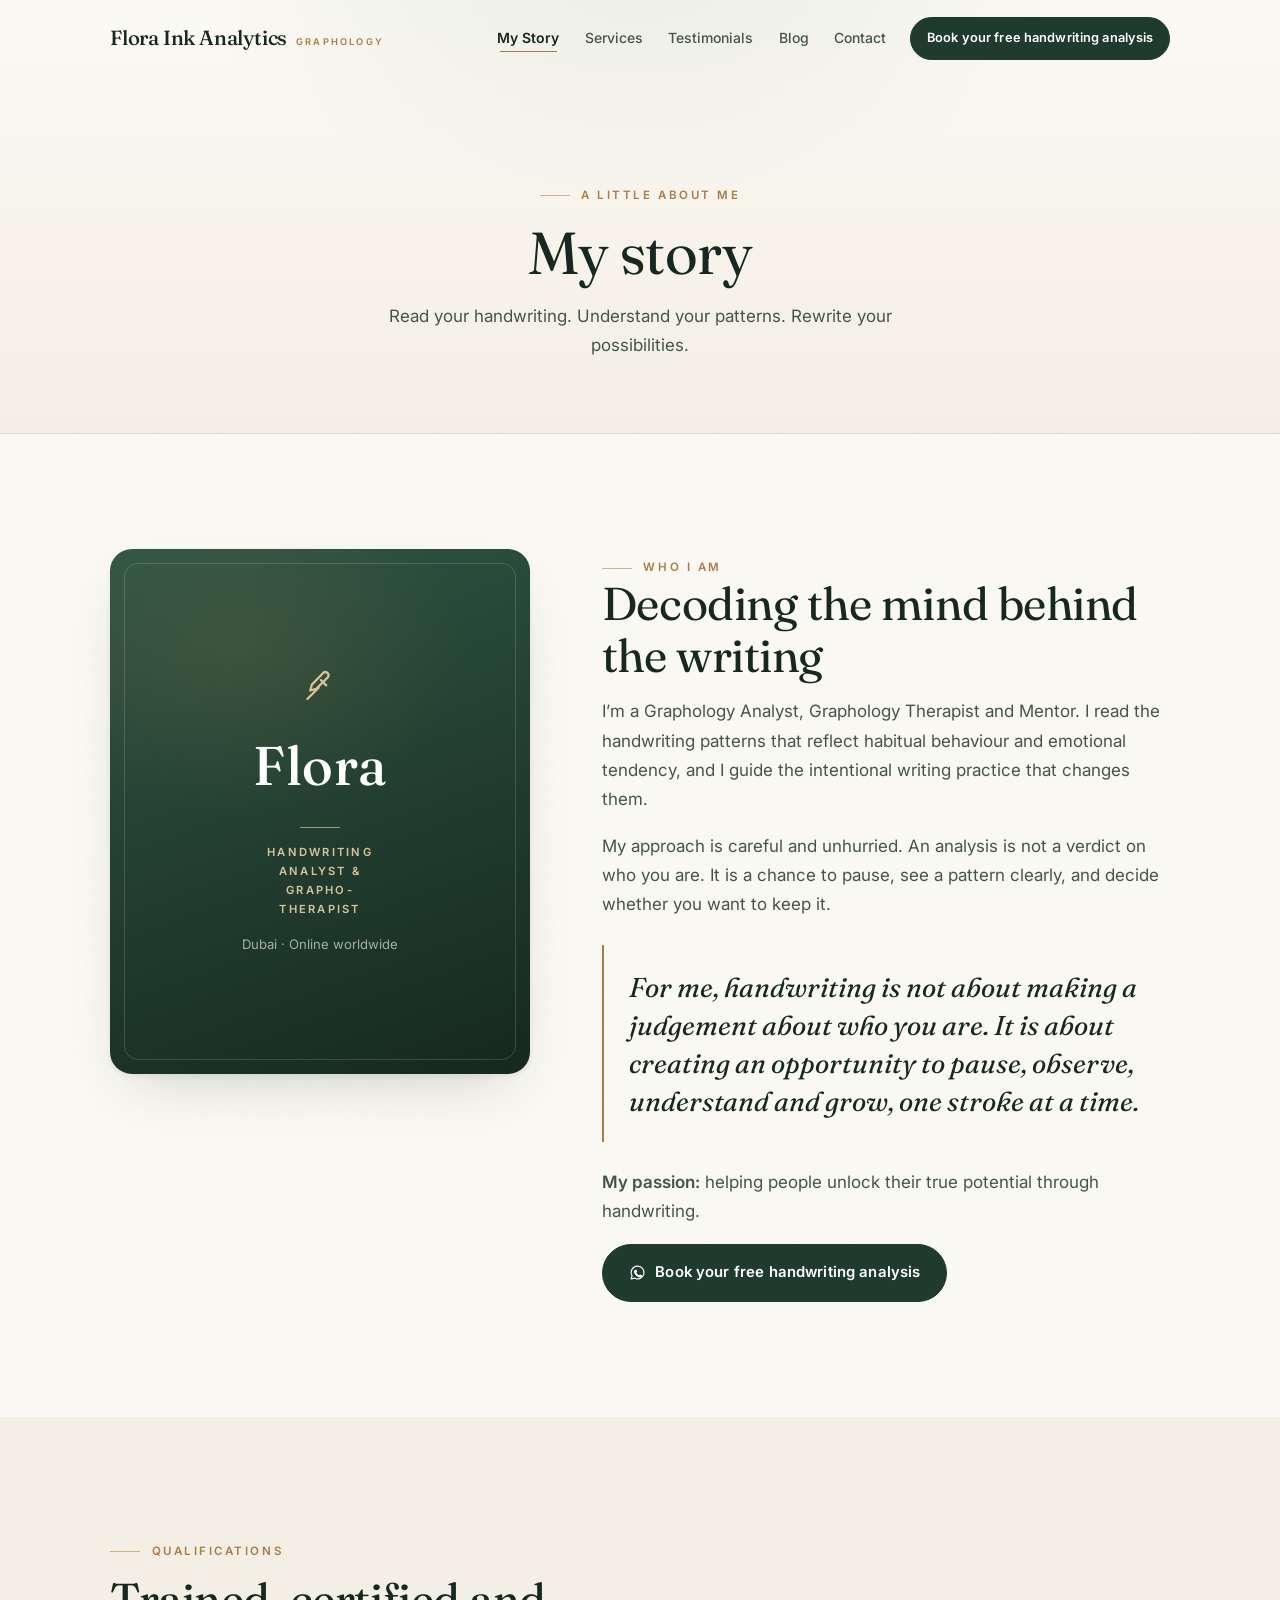
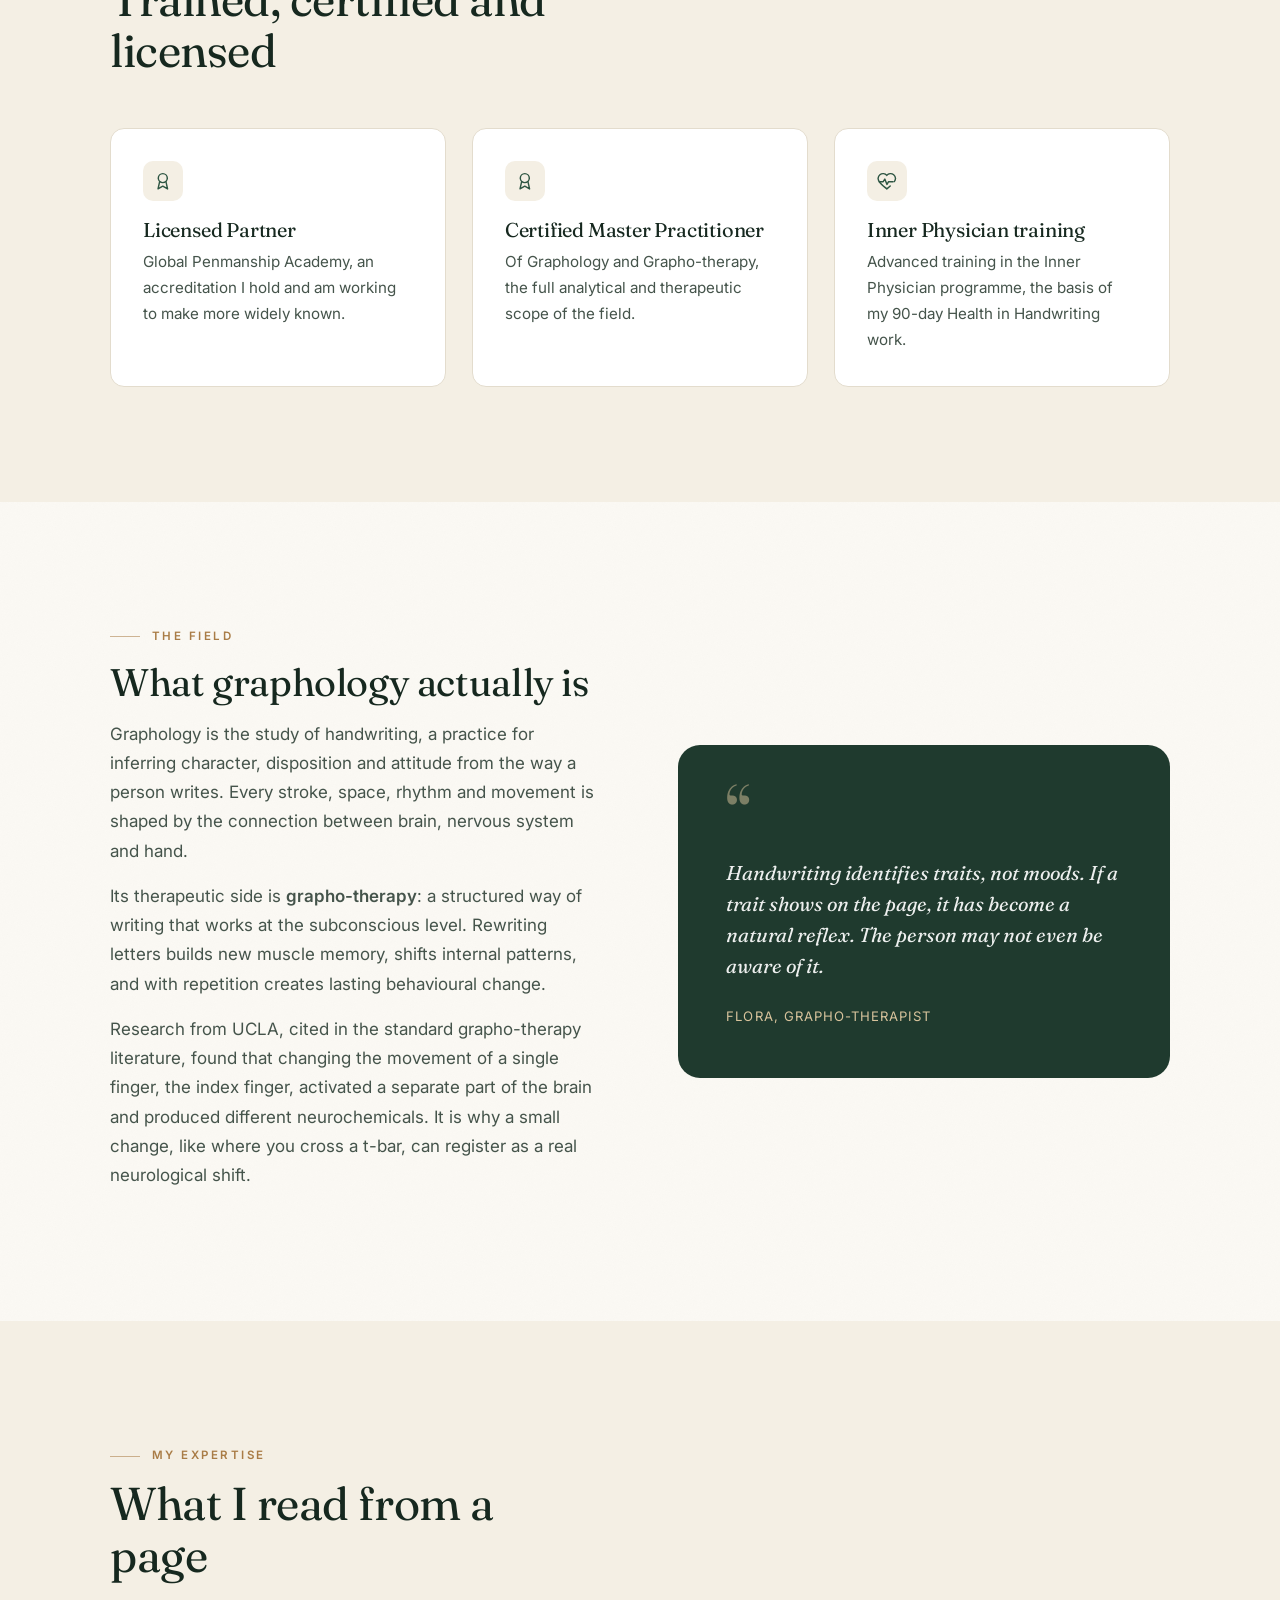
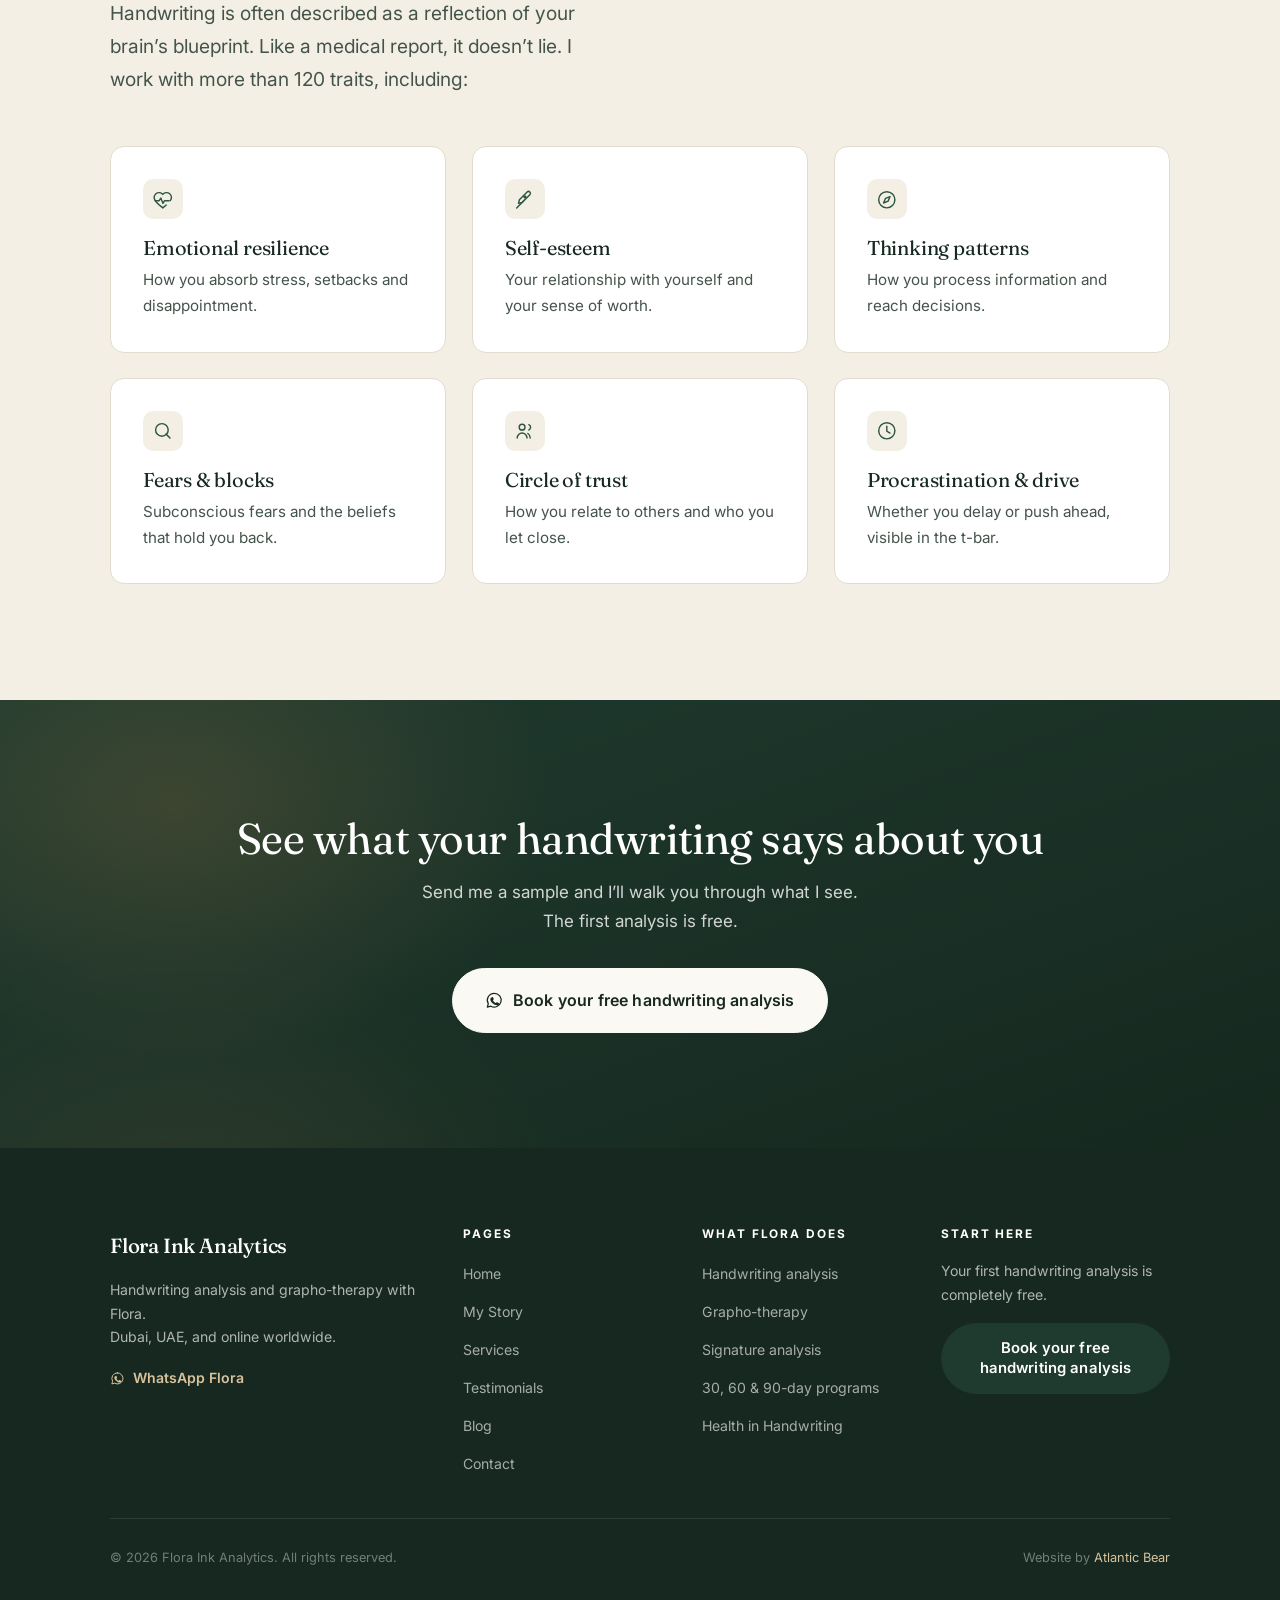
<file: my-story.html>
<!DOCTYPE html>
<html lang="en">
<head>
  <meta charset="UTF-8" />
  <meta name="viewport" content="width=device-width, initial-scale=1" />
  <title>My Story with Flora | Flora Ink Analytics</title>
  <meta name="description" content="I'm Flora, a handwriting analyst and grapho-therapist based in Dubai. A Licensed Partner of the Global Penmanship Academy and a Certified Master Practitioner of Graphology." />
  <link rel="canonical" href="https://florainkanalytics.com/my-story" />
  <meta property="og:type" content="profile" />
  <meta property="og:title" content="My Story with Flora" />
  <meta property="og:description" content="Read your handwriting. Understand your patterns. Rewrite your possibilities." />
  <meta property="og:url" content="https://florainkanalytics.com/my-story" />
  <meta property="og:image" content="https://florainkanalytics.com/assets/og-image.jpg" />
  <meta name="twitter:card" content="summary_large_image" />
  <link rel="icon" href="/favicon.svg" type="image/svg+xml" />
  <link rel="preconnect" href="https://fonts.googleapis.com" />
  <link rel="preconnect" href="https://fonts.gstatic.com" crossorigin />
  <link href="https://fonts.googleapis.com/css2?family=Fraunces:ital,opsz,wght@0,9..144,400;0,9..144,500;0,9..144,600;1,9..144,400;1,9..144,500&family=Inter:wght@400;500;600&display=swap" rel="stylesheet" />
  <link rel="stylesheet" href="/css/style.css" />
</head>
<body>
  <script>document.documentElement.className += ' js';</script>
  <a class="skip-link" href="#main">Skip to content</a>

  <svg xmlns="http://www.w3.org/2000/svg" style="position:absolute;width:0;height:0;overflow:hidden" aria-hidden="true">
    <symbol id="i-nib" viewBox="0 0 24 24" fill="none" stroke="currentColor" stroke-width="1.6" stroke-linecap="round" stroke-linejoin="round"><path d="M3 21l8.4-8.4"/><path d="M14.6 3.4a2.1 2.1 0 0 1 3 3L9 15l-4 1 1-4z"/><circle cx="12.2" cy="8.8" r="1"/></symbol>
    <symbol id="i-compass" viewBox="0 0 24 24" fill="none" stroke="currentColor" stroke-width="1.6" stroke-linecap="round" stroke-linejoin="round"><circle cx="12" cy="12" r="9"/><path d="M15.6 8.4l-2.1 5.1-5.1 2.1 2.1-5.1z"/></symbol>
    <symbol id="i-users" viewBox="0 0 24 24" fill="none" stroke="currentColor" stroke-width="1.6" stroke-linecap="round" stroke-linejoin="round"><circle cx="9" cy="8" r="3.2"/><path d="M3.5 20c0-3.3 2.7-5.5 5.5-5.5S14.5 16.7 14.5 20"/><path d="M16.5 5.2a3.2 3.2 0 0 1 0 5.9"/><path d="M18 20c0-2.3-1-4-2.6-5"/></symbol>
    <symbol id="i-pulse" viewBox="0 0 24 24" fill="none" stroke="currentColor" stroke-width="1.6" stroke-linecap="round" stroke-linejoin="round"><path d="M20.4 12.9A5 5 0 0 0 12 6a5 5 0 0 0-8.4 6.9c1.6 2.6 5.2 5.4 8.4 8.1 1.2-1 2.6-2.1 3.8-3.3"/><path d="M3.5 13H8l1.8-3 2.4 6 1.8-3H19"/></symbol>
    <symbol id="i-search" viewBox="0 0 24 24" fill="none" stroke="currentColor" stroke-width="1.6" stroke-linecap="round" stroke-linejoin="round"><circle cx="11" cy="11" r="7"/><path d="M20 20l-4.3-4.3"/></symbol>
    <symbol id="i-clock" viewBox="0 0 24 24" fill="none" stroke="currentColor" stroke-width="1.6" stroke-linecap="round" stroke-linejoin="round"><circle cx="12" cy="12" r="9"/><path d="M12 7v5.5l3.5 2"/></symbol>
    <symbol id="i-award" viewBox="0 0 24 24" fill="none" stroke="currentColor" stroke-width="1.6" stroke-linecap="round" stroke-linejoin="round"><circle cx="12" cy="9" r="5"/><path d="M8.5 13l-1.8 8 5.3-3 5.3 3-1.8-8"/></symbol>
    <symbol id="i-wa" viewBox="0 0 24 24" fill="none" stroke="currentColor" stroke-width="1.6" stroke-linecap="round" stroke-linejoin="round"><path d="M12 3a9 9 0 0 0-7.7 13.6L3 21l4.6-1.2A9 9 0 1 0 12 3z"/><path d="M8.6 8.4c-.2 0-.5 0-.7.4-.3.4-.9 1-.9 2.3s1 2.7 1.1 2.9c.2.2 2 3 4.8 4.1 2.4.9 2.8.7 3.3.7.6 0 1.7-.7 2-1.4.2-.6.2-1.2.2-1.3-.1-.1-.3-.2-.6-.4l-2-1c-.3-.1-.5-.1-.7.1l-.7.9c-.1.2-.3.2-.5.1-.7-.3-1.5-.7-2.3-1.7-.6-.7-1-1.5-1.1-1.8-.1-.2 0-.4.1-.5l.5-.6c.1-.2.2-.3.3-.5 0-.2 0-.4-.1-.5l-.9-2c-.2-.6-.5-.5-.6-.5z" fill="currentColor" stroke="none"/></symbol>
    <symbol id="i-arrow" viewBox="0 0 24 24" fill="none" stroke="currentColor" stroke-width="1.8" stroke-linecap="round" stroke-linejoin="round"><path d="M5 12h13M13 6l6 6-6 6"/></symbol>
  </svg>

  <header class="nav" id="nav">
    <div class="nav__inner">
      <a class="brand" href="/" aria-label="Flora Ink Analytics, home">
        <span class="brand__name">Flora Ink Analytics</span>
        <span class="brand__tag">Graphology</span>
      </a>
      <button class="nav__toggle" id="navToggle" aria-label="Open menu" aria-expanded="false" aria-controls="navLinks"><span></span></button>
      <nav class="nav__links" id="navLinks" aria-label="Primary">
        <a href="/my-story">My Story</a>
        <a href="/services">Services</a>
        <a href="/testimonials">Testimonials</a>
        <a href="/blog">Blog</a>
        <a href="/contact">Contact</a>
        <a class="btn" href="https://wa.me/447789262008" target="_blank" rel="noopener">Book your free handwriting analysis</a>
      </nav>
    </div>
  </header>

  <main id="main">
    <section class="page-head">
      <span class="eyebrow">A little about me</span>
      <h1>My story</h1>
      <p>Read your handwriting. Understand your patterns. Rewrite your possibilities.</p>
    </section>

    <section class="bay">
      <div class="wrap about-lead">
        <div class="reveal from-left">
          <figure class="nameplate">
            <svg class="nameplate__nib" viewBox="0 0 24 24" fill="none" stroke="currentColor" stroke-width="1.4" stroke-linecap="round" stroke-linejoin="round" aria-hidden="true">
              <path d="M4 20l7-7"/><path d="M14 3.6a2 2 0 0 1 2.8 2.8L9.5 13.7l-3.7 1 1-3.7z"/><path d="M12.5 8.2l3.3 3.3"/>
            </svg>
            <span class="nameplate__name">Flora</span>
            <span class="nameplate__rule" aria-hidden="true"></span>
            <span class="nameplate__role">Handwriting Analyst &amp; Grapho-therapist</span>
            <span class="nameplate__loc">Dubai &middot; Online worldwide</span>
          </figure>
        </div>
        <div class="about-lead__body reveal">
          <span class="eyebrow">Who I am</span>
          <h2 class="h2">Decoding the mind behind the writing</h2>
          <p>I&rsquo;m a Graphology Analyst, Graphology Therapist and Mentor. I read the handwriting patterns that reflect habitual behaviour and emotional tendency, and I guide the intentional writing practice that changes them.</p>
          <p>My approach is careful and unhurried. An analysis is not a verdict on who you are. It is a chance to pause, see a pattern clearly, and decide whether you want to keep it.</p>
          <blockquote class="pullquote">For me, handwriting is not about making a judgement about who you are. It is about creating an opportunity to pause, observe, understand and grow, one stroke at a time.</blockquote>
          <p><strong>My passion:</strong> helping people unlock their true potential through handwriting.</p>
          <div class="btn-row">
            <a class="btn" href="https://wa.me/447789262008" target="_blank" rel="noopener"><svg class="icon" aria-hidden="true"><use href="#i-wa"/></svg> Book your free handwriting analysis</a>
          </div>
        </div>
      </div>
    </section>

    <section class="bay panel">
      <div class="wrap">
        <div class="section-head reveal">
          <span class="eyebrow">Qualifications</span>
          <h2 class="h2">Trained, certified and licensed</h2>
        </div>
        <div class="grid grid--3 reveal pop" data-stagger>
          <article class="card">
            <span class="card__icon"><svg class="icon" aria-hidden="true"><use href="#i-award"/></svg></span>
            <h3>Licensed Partner</h3>
            <p>Global Penmanship Academy, an accreditation I hold and am working to make more widely known.</p>
          </article>
          <article class="card">
            <span class="card__icon"><svg class="icon" aria-hidden="true"><use href="#i-award"/></svg></span>
            <h3>Certified Master Practitioner</h3>
            <p>Of Graphology and Grapho-therapy, the full analytical and therapeutic scope of the field.</p>
          </article>
          <article class="card">
            <span class="card__icon"><svg class="icon" aria-hidden="true"><use href="#i-pulse"/></svg></span>
            <h3>Inner Physician training</h3>
            <p>Advanced training in the Inner Physician programme, the basis of my 90-day Health in Handwriting work.</p>
          </article>
        </div>
      </div>
    </section>

    <section class="bay">
      <div class="wrap split">
        <div class="split__body reveal from-left">
          <span class="eyebrow">The field</span>
          <h2>What graphology actually is</h2>
          <p>Graphology is the study of handwriting, a practice for inferring character, disposition and attitude from the way a person writes. Every stroke, space, rhythm and movement is shaped by the connection between brain, nervous system and hand.</p>
          <p>Its therapeutic side is <strong>grapho-therapy</strong>: a structured way of writing that works at the subconscious level. Rewriting letters builds new muscle memory, shifts internal patterns, and with repetition creates lasting behavioural change.</p>
          <p>Research from UCLA, cited in the standard grapho-therapy literature, found that changing the movement of a single finger, the index finger, activated a separate part of the brain and produced different neurochemicals. It is why a small change, like where you cross a t-bar, can register as a real neurological shift.</p>
        </div>
        <div class="split__media reveal from-right">
          <blockquote class="quote-block">
            <div class="quote-block__mark" aria-hidden="true">&ldquo;</div>
            <p>Handwriting identifies traits, not moods. If a trait shows on the page, it has become a natural reflex. The person may not even be aware of it.</p>
            <cite>Flora, Grapho-therapist</cite>
          </blockquote>
        </div>
      </div>
    </section>

    <section class="bay panel">
      <div class="wrap">
        <div class="section-head reveal">
          <span class="eyebrow">My expertise</span>
          <h2 class="h2">What I read from a page</h2>
          <p class="lede">Handwriting is often described as a reflection of your brain&rsquo;s blueprint. Like a medical report, it doesn&rsquo;t lie. I work with more than 120 traits, including:</p>
        </div>
        <div class="grid grid--3 reveal pop" data-stagger>
          <article class="card"><span class="card__icon"><svg class="icon" aria-hidden="true"><use href="#i-pulse"/></svg></span><h3>Emotional resilience</h3><p>How you absorb stress, setbacks and disappointment.</p></article>
          <article class="card"><span class="card__icon"><svg class="icon" aria-hidden="true"><use href="#i-nib"/></svg></span><h3>Self-esteem</h3><p>Your relationship with yourself and your sense of worth.</p></article>
          <article class="card"><span class="card__icon"><svg class="icon" aria-hidden="true"><use href="#i-compass"/></svg></span><h3>Thinking patterns</h3><p>How you process information and reach decisions.</p></article>
          <article class="card"><span class="card__icon"><svg class="icon" aria-hidden="true"><use href="#i-search"/></svg></span><h3>Fears &amp; blocks</h3><p>Subconscious fears and the beliefs that hold you back.</p></article>
          <article class="card"><span class="card__icon"><svg class="icon" aria-hidden="true"><use href="#i-users"/></svg></span><h3>Circle of trust</h3><p>How you relate to others and who you let close.</p></article>
          <article class="card"><span class="card__icon"><svg class="icon" aria-hidden="true"><use href="#i-clock"/></svg></span><h3>Procrastination &amp; drive</h3><p>Whether you delay or push ahead, visible in the t-bar.</p></article>
        </div>
      </div>
    </section>

    <section class="bay cta-band">
      <div class="wrap">
        <h2>See what your handwriting says about you</h2>
        <p>Send me a sample and I&rsquo;ll walk you through what I see. The first analysis is free.</p>
        <div class="btn-row">
          <a class="btn btn--lg btn--on-dark" href="https://wa.me/447789262008" target="_blank" rel="noopener"><svg class="icon" aria-hidden="true"><use href="#i-wa"/></svg> Book your free handwriting analysis</a>
        </div>
      </div>
    </section>
  </main>

  <footer class="footer">
    <div class="wrap">
      <div class="footer__grid">
        <div>
          <span class="brand__name">Flora Ink Analytics</span>
          <p>Handwriting analysis and grapho-therapy with Flora.<br>Dubai, UAE, and online worldwide.</p>
          <a class="footer__wa" href="https://wa.me/447789262008" target="_blank" rel="noopener"><svg class="icon" aria-hidden="true"><use href="#i-wa"/></svg> WhatsApp Flora</a>
        </div>
        <div>
          <h4>Pages</h4>
          <ul>
            <li><a href="/">Home</a></li>
            <li><a href="/my-story">My Story</a></li>
            <li><a href="/services">Services</a></li>
            <li><a href="/testimonials">Testimonials</a></li>
            <li><a href="/blog">Blog</a></li>
            <li><a href="/contact">Contact</a></li>
          </ul>
        </div>
        <div>
          <h4>What Flora does</h4>
          <ul>
            <li><a href="/services#analysis">Handwriting analysis</a></li>
            <li><a href="/services#graphotherapy">Grapho-therapy</a></li>
            <li><a href="/services#signature">Signature analysis</a></li>
            <li><a href="/services#programs">30, 60 &amp; 90-day programs</a></li>
            <li><a href="/services#health">Health in Handwriting</a></li>
          </ul>
        </div>
        <div>
          <h4>Start here</h4>
          <p>Your first handwriting analysis is completely free.</p>
          <a class="btn" href="https://wa.me/447789262008" target="_blank" rel="noopener">Book your free handwriting analysis</a>
        </div>
      </div>
      <div class="footer__bottom">
        <span>&copy; <span id="year">2026</span> Flora Ink Analytics. All rights reserved.</span>
        <span>Website by <a href="https://atlanticbear.com" target="_blank" rel="noopener">Atlantic Bear</a></span>
      </div>
    </div>
  </footer>

  <script src="/js/main.js"></script>
</body>
</html>
</file>
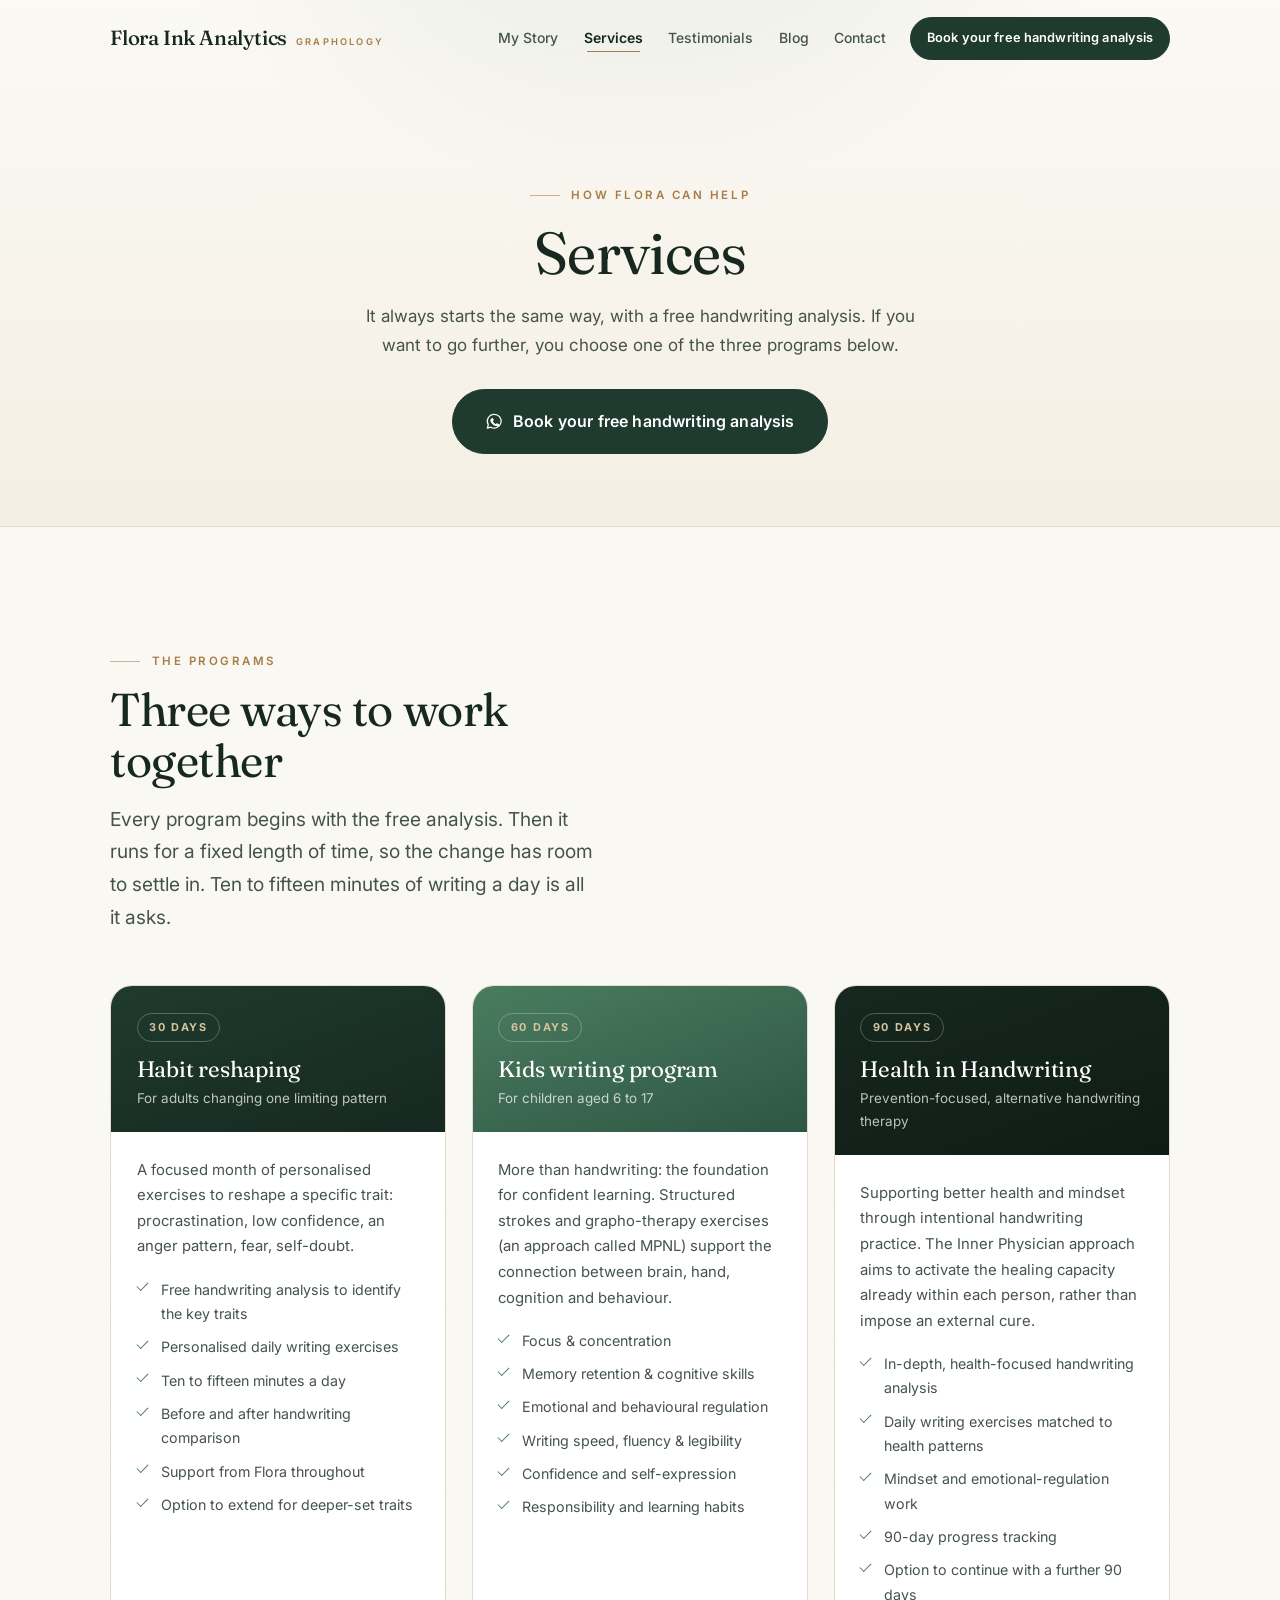
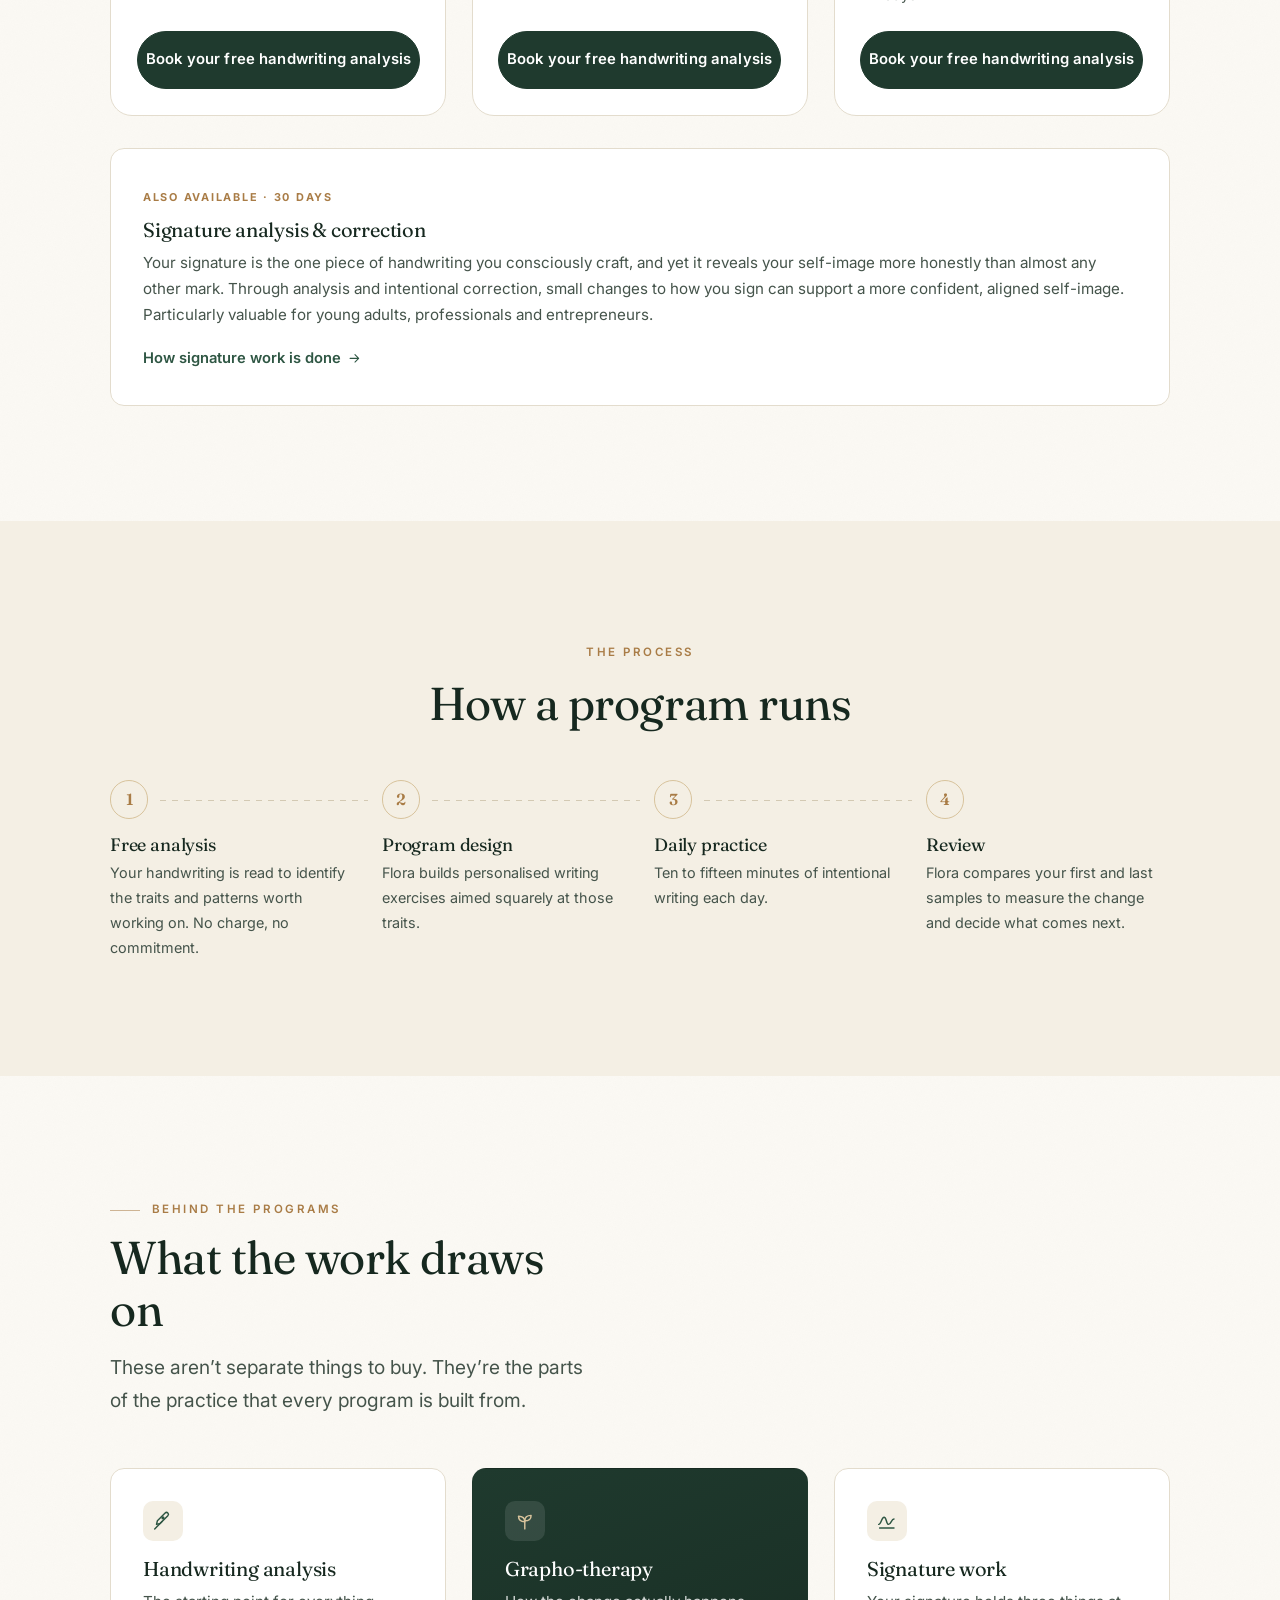
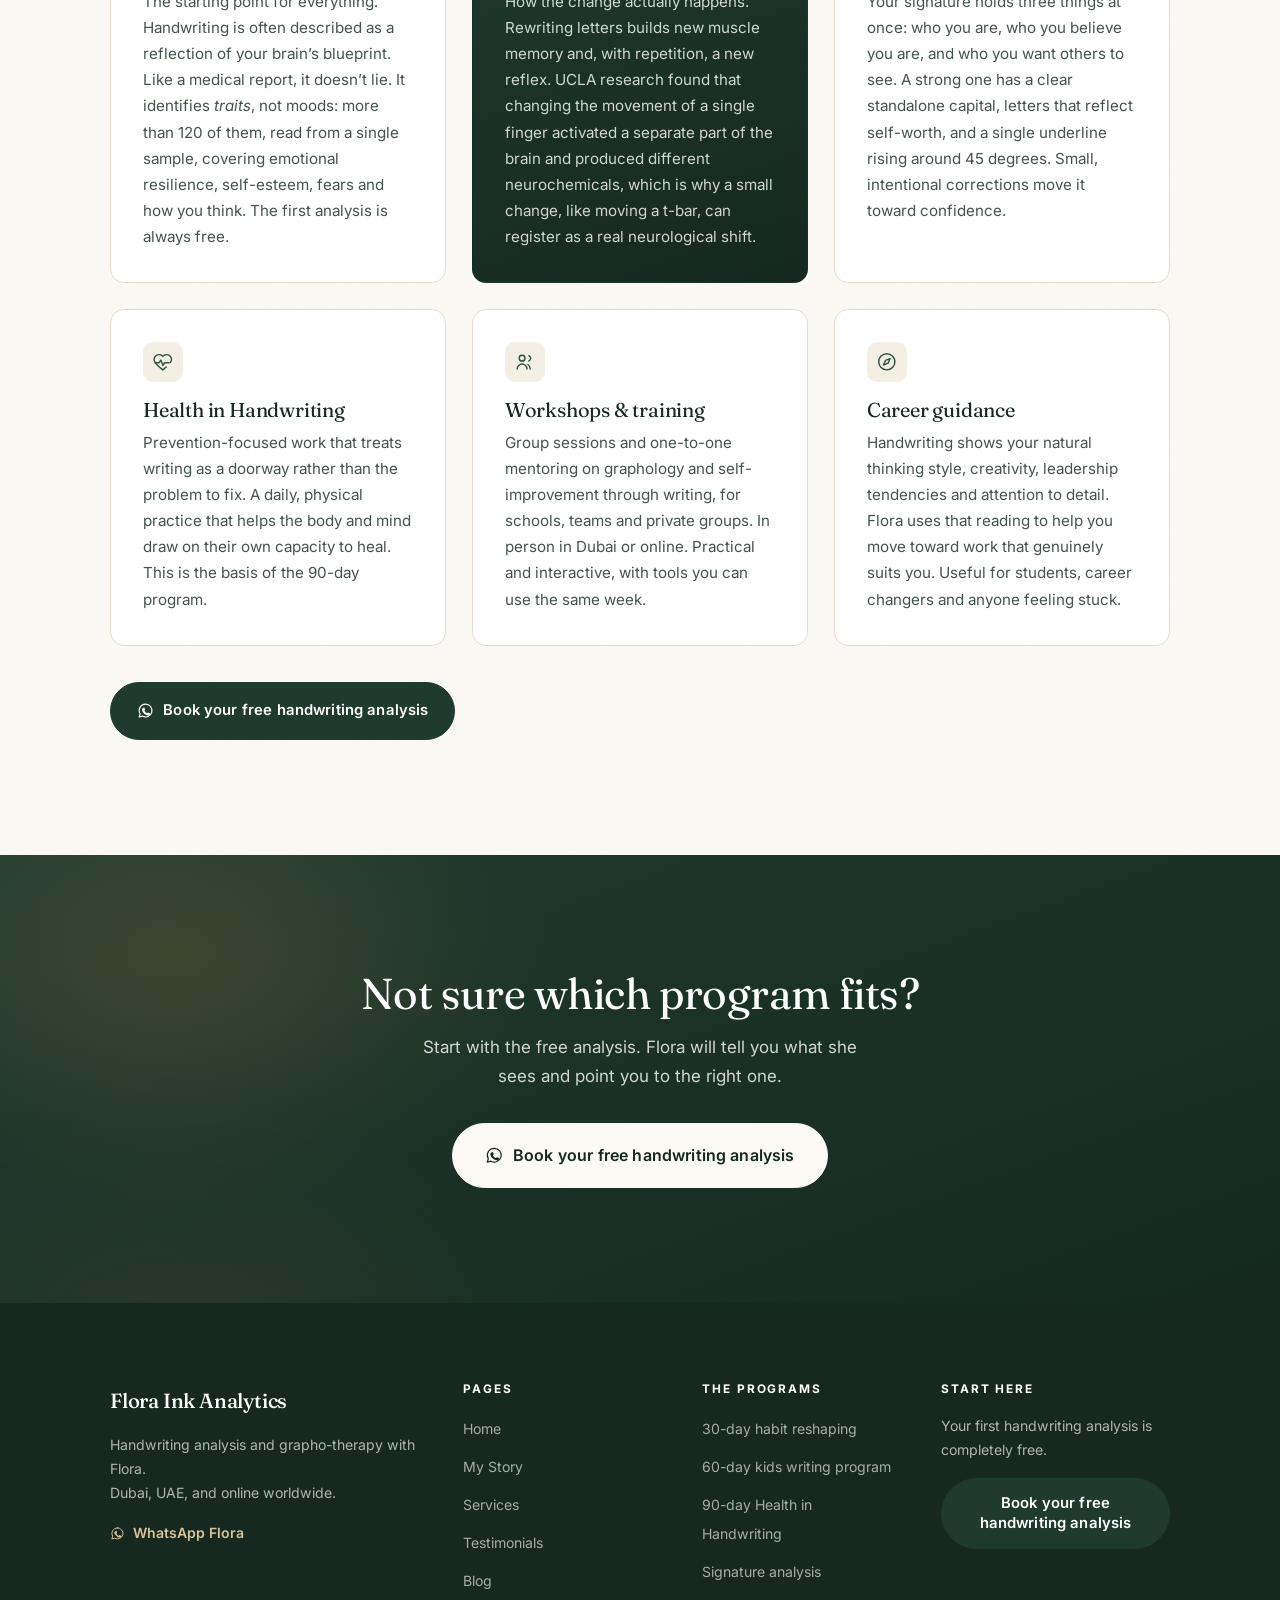
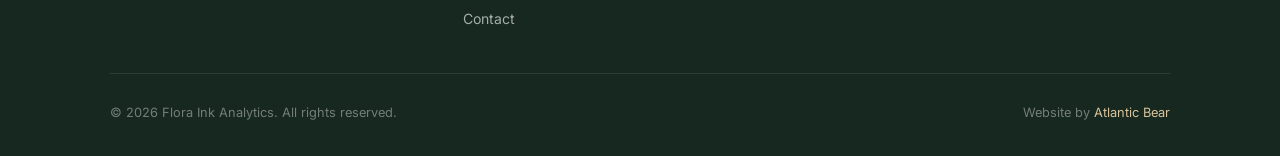
<file: services.html>
<!DOCTYPE html>
<html lang="en">
<head>
  <meta charset="UTF-8" />
  <meta name="viewport" content="width=device-width, initial-scale=1" />
  <title>Services | Flora Ink Analytics</title>
  <meta name="description" content="The 30, 60 and 90-day grapho-therapy programs with Flora, each starting from a free handwriting analysis. Plus how the work is done: handwriting analysis, grapho-therapy, signature work, Health in Handwriting, workshops and career guidance." />
  <link rel="canonical" href="https://florainkanalytics.com/services" />
  <meta property="og:type" content="website" />
  <meta property="og:title" content="Services | Flora Ink Analytics" />
  <meta property="og:description" content="The programs, and how the work is done. Every one starts with a free handwriting analysis." />
  <meta property="og:url" content="https://florainkanalytics.com/services" />
  <meta property="og:image" content="https://florainkanalytics.com/assets/og-image.jpg" />
  <meta name="twitter:card" content="summary_large_image" />
  <link rel="icon" href="/favicon.svg" type="image/svg+xml" />
  <link rel="preconnect" href="https://fonts.googleapis.com" />
  <link rel="preconnect" href="https://fonts.gstatic.com" crossorigin />
  <link href="https://fonts.googleapis.com/css2?family=Fraunces:ital,opsz,wght@0,9..144,400;0,9..144,500;0,9..144,600;1,9..144,400;1,9..144,500&family=Inter:wght@400;500;600&display=swap" rel="stylesheet" />
  <link rel="stylesheet" href="/css/style.css" />
</head>
<body>
  <script>document.documentElement.className += ' js';</script>
  <a class="skip-link" href="#main">Skip to content</a>

  <svg xmlns="http://www.w3.org/2000/svg" style="position:absolute;width:0;height:0;overflow:hidden" aria-hidden="true">
    <symbol id="i-nib" viewBox="0 0 24 24" fill="none" stroke="currentColor" stroke-width="1.6" stroke-linecap="round" stroke-linejoin="round"><path d="M3 21l8.4-8.4"/><path d="M14.6 3.4a2.1 2.1 0 0 1 3 3L9 15l-4 1 1-4z"/><circle cx="12.2" cy="8.8" r="1"/></symbol>
    <symbol id="i-sprout" viewBox="0 0 24 24" fill="none" stroke="currentColor" stroke-width="1.6" stroke-linecap="round" stroke-linejoin="round"><path d="M12 21v-9"/><path d="M12 13C12 9.5 9.5 7 5 7c0 4 3 6 7 6z"/><path d="M12 12c0-3.3 2.4-6 7-6 0 4-3 6-7 6z"/></symbol>
    <symbol id="i-sign" viewBox="0 0 24 24" fill="none" stroke="currentColor" stroke-width="1.6" stroke-linecap="round" stroke-linejoin="round"><path d="M3 16c3 0 3-8 6-8s2 8 5 8 3-6 6-6"/><path d="M4 20h16"/></symbol>
    <symbol id="i-compass" viewBox="0 0 24 24" fill="none" stroke="currentColor" stroke-width="1.6" stroke-linecap="round" stroke-linejoin="round"><circle cx="12" cy="12" r="9"/><path d="M15.6 8.4l-2.1 5.1-5.1 2.1 2.1-5.1z"/></symbol>
    <symbol id="i-users" viewBox="0 0 24 24" fill="none" stroke="currentColor" stroke-width="1.6" stroke-linecap="round" stroke-linejoin="round"><circle cx="9" cy="8" r="3.2"/><path d="M3.5 20c0-3.3 2.7-5.5 5.5-5.5S14.5 16.7 14.5 20"/><path d="M16.5 5.2a3.2 3.2 0 0 1 0 5.9"/><path d="M18 20c0-2.3-1-4-2.6-5"/></symbol>
    <symbol id="i-pulse" viewBox="0 0 24 24" fill="none" stroke="currentColor" stroke-width="1.6" stroke-linecap="round" stroke-linejoin="round"><path d="M20.4 12.9A5 5 0 0 0 12 6a5 5 0 0 0-8.4 6.9c1.6 2.6 5.2 5.4 8.4 8.1 1.2-1 2.6-2.1 3.8-3.3"/><path d="M3.5 13H8l1.8-3 2.4 6 1.8-3H19"/></symbol>
    <symbol id="i-child" viewBox="0 0 24 24" fill="none" stroke="currentColor" stroke-width="1.6" stroke-linecap="round" stroke-linejoin="round"><circle cx="12" cy="5" r="2.2"/><path d="M12 7.5v7"/><path d="M7.5 10.5h9"/><path d="M9 20.5l3-4 3 4"/></symbol>
    <symbol id="i-wa" viewBox="0 0 24 24" fill="none" stroke="currentColor" stroke-width="1.6" stroke-linecap="round" stroke-linejoin="round"><path d="M12 3a9 9 0 0 0-7.7 13.6L3 21l4.6-1.2A9 9 0 1 0 12 3z"/><path d="M8.6 8.4c-.2 0-.5 0-.7.4-.3.4-.9 1-.9 2.3s1 2.7 1.1 2.9c.2.2 2 3 4.8 4.1 2.4.9 2.8.7 3.3.7.6 0 1.7-.7 2-1.4.2-.6.2-1.2.2-1.3-.1-.1-.3-.2-.6-.4l-2-1c-.3-.1-.5-.1-.7.1l-.7.9c-.1.2-.3.2-.5.1-.7-.3-1.5-.7-2.3-1.7-.6-.7-1-1.5-1.1-1.8-.1-.2 0-.4.1-.5l.5-.6c.1-.2.2-.3.3-.5 0-.2 0-.4-.1-.5l-.9-2c-.2-.6-.5-.5-.6-.5z" fill="currentColor" stroke="none"/></symbol>
    <symbol id="i-arrow" viewBox="0 0 24 24" fill="none" stroke="currentColor" stroke-width="1.8" stroke-linecap="round" stroke-linejoin="round"><path d="M5 12h13M13 6l6 6-6 6"/></symbol>
  </svg>

  <header class="nav" id="nav">
    <div class="nav__inner">
      <a class="brand" href="/" aria-label="Flora Ink Analytics, home">
        <span class="brand__name">Flora Ink Analytics</span>
        <span class="brand__tag">Graphology</span>
      </a>
      <button class="nav__toggle" id="navToggle" aria-label="Open menu" aria-expanded="false" aria-controls="navLinks"><span></span></button>
      <nav class="nav__links" id="navLinks" aria-label="Primary">
        <a href="/my-story">My Story</a>
        <a href="/services">Services</a>
        <a href="/testimonials">Testimonials</a>
        <a href="/blog">Blog</a>
        <a href="/contact">Contact</a>
        <a class="btn" href="https://wa.me/447789262008" target="_blank" rel="noopener">Book your free handwriting analysis</a>
      </nav>
    </div>
  </header>

  <main id="main">
    <section class="page-head">
      <span class="eyebrow">How Flora can help</span>
      <h1>Services</h1>
      <p>It always starts the same way, with a free handwriting analysis. If you want to go further, you choose one of the three programs below.</p>
      <div class="btn-row">
        <a class="btn btn--lg" href="https://wa.me/447789262008" target="_blank" rel="noopener"><svg class="icon" aria-hidden="true"><use href="#i-wa"/></svg> Book your free handwriting analysis</a>
      </div>
    </section>

    <!-- ===== THE PROGRAMS (kept high on the page) ===== -->
    <section class="bay" id="programs">
      <div class="wrap">
        <div class="section-head reveal">
          <span class="eyebrow">The programs</span>
          <h2 class="h2">Three ways to work together</h2>
          <p class="lede">Every program begins with the free analysis. Then it runs for a fixed length of time, so the change has room to settle in. Ten to fifteen minutes of writing a day is all it asks.</p>
        </div>

        <div class="programs reveal" data-stagger>
          <article class="program" id="habit">
            <div class="program__top">
              <span class="program__dur">30 days</span>
              <h3>Habit reshaping</h3>
              <p>For adults changing one limiting pattern</p>
            </div>
            <div class="program__body">
              <p>A focused month of personalised exercises to reshape a specific trait: procrastination, low confidence, an anger pattern, fear, self-doubt.</p>
              <ul class="program__list">
                <li>Free handwriting analysis to identify the key traits</li>
                <li>Personalised daily writing exercises</li>
                <li>Ten to fifteen minutes a day</li>
                <li>Before and after handwriting comparison</li>
                <li>Support from Flora throughout</li>
                <li>Option to extend for deeper-set traits</li>
              </ul>
              <a class="btn" href="https://wa.me/447789262008" target="_blank" rel="noopener">Book your free handwriting analysis</a>
            </div>
          </article>

          <article class="program program--k" id="kids">
            <div class="program__top">
              <span class="program__dur">60 days</span>
              <h3>Kids writing program</h3>
              <p>For children aged 6 to 17</p>
            </div>
            <div class="program__body">
              <p>More than handwriting: the foundation for confident learning. Structured strokes and grapho-therapy exercises (an approach called MPNL) support the connection between brain, hand, cognition and behaviour.</p>
              <ul class="program__list">
                <li>Focus &amp; concentration</li>
                <li>Memory retention &amp; cognitive skills</li>
                <li>Emotional and behavioural regulation</li>
                <li>Writing speed, fluency &amp; legibility</li>
                <li>Confidence and self-expression</li>
                <li>Responsibility and learning habits</li>
              </ul>
              <a class="btn" href="https://wa.me/447789262008" target="_blank" rel="noopener">Book your free handwriting analysis</a>
            </div>
          </article>

          <article class="program program--h" id="health">
            <div class="program__top">
              <span class="program__dur">90 days</span>
              <h3>Health in Handwriting</h3>
              <p>Prevention-focused, alternative handwriting therapy</p>
            </div>
            <div class="program__body">
              <p>Supporting better health and mindset through intentional handwriting practice. The Inner Physician approach aims to activate the healing capacity already within each person, rather than impose an external cure.</p>
              <ul class="program__list">
                <li>In-depth, health-focused handwriting analysis</li>
                <li>Daily writing exercises matched to health patterns</li>
                <li>Mindset and emotional-regulation work</li>
                <li>90-day progress tracking</li>
                <li>Option to continue with a further 90 days</li>
              </ul>
              <a class="btn" href="https://wa.me/447789262008" target="_blank" rel="noopener">Book your free handwriting analysis</a>
            </div>
          </article>
        </div>

        <article class="card" id="signature" style="margin-top:clamp(1.5rem,3vw,2rem)">
          <span class="card__tag">Also available &middot; 30 days</span>
          <h3>Signature analysis &amp; correction</h3>
          <p>Your signature is the one piece of handwriting you consciously craft, and yet it reveals your self-image more honestly than almost any other mark. Through analysis and intentional correction, small changes to how you sign can support a more confident, aligned self-image. Particularly valuable for young adults, professionals and entrepreneurs.</p>
          <a class="tlink" href="#method-signature">How signature work is done <svg class="icon" aria-hidden="true"><use href="#i-arrow"/></svg></a>
        </article>
      </div>
    </section>

    <!-- ===== HOW A PROGRAM WORKS ===== -->
    <section class="bay panel">
      <div class="wrap">
        <div class="section-head section-head--center reveal">
          <span class="eyebrow eyebrow--plain">The process</span>
          <h2 class="h2">How a program runs</h2>
        </div>
        <ol class="steps reveal" data-stagger>
          <li class="step"><span class="step__n">1</span><h3>Free analysis</h3><p>Your handwriting is read to identify the traits and patterns worth working on. No charge, no commitment.</p></li>
          <li class="step"><span class="step__n">2</span><h3>Program design</h3><p>Flora builds personalised writing exercises aimed squarely at those traits.</p></li>
          <li class="step"><span class="step__n">3</span><h3>Daily practice</h3><p>Ten to fifteen minutes of intentional writing each day.</p></li>
          <li class="step"><span class="step__n">4</span><h3>Review</h3><p>Flora compares your first and last samples to measure the change and decide what comes next.</p></li>
        </ol>
      </div>
    </section>

    <!-- ===== WHAT THE WORK INVOLVES ===== -->
    <section class="bay">
      <div class="wrap">
        <div class="section-head reveal">
          <span class="eyebrow">Behind the programs</span>
          <h2 class="h2">What the work draws on</h2>
          <p class="lede">These aren&rsquo;t separate things to buy. They&rsquo;re the parts of the practice that every program is built from.</p>
        </div>
        <div class="grid grid--3 reveal pop" data-stagger>

          <article class="card" id="analysis">
            <span class="card__icon"><svg class="icon" aria-hidden="true"><use href="#i-nib"/></svg></span>
            <h3>Handwriting analysis</h3>
            <p>The starting point for everything. Handwriting is often described as a reflection of your brain&rsquo;s blueprint. Like a medical report, it doesn&rsquo;t lie. It identifies <em>traits</em>, not moods: more than 120 of them, read from a single sample, covering emotional resilience, self-esteem, fears and how you think. The first analysis is always free.</p>
          </article>

          <article class="card card--feature" id="graphotherapy">
            <span class="card__icon"><svg class="icon" aria-hidden="true"><use href="#i-sprout"/></svg></span>
            <h3>Grapho-therapy</h3>
            <p>How the change actually happens. Rewriting letters builds new muscle memory and, with repetition, a new reflex. UCLA research found that changing the movement of a single finger activated a separate part of the brain and produced different neurochemicals, which is why a small change, like moving a t-bar, can register as a real neurological shift.</p>
          </article>

          <article class="card" id="method-signature">
            <span class="card__icon"><svg class="icon" aria-hidden="true"><use href="#i-sign"/></svg></span>
            <h3>Signature work</h3>
            <p>Your signature holds three things at once: who you are, who you believe you are, and who you want others to see. A strong one has a clear standalone capital, letters that reflect self-worth, and a single underline rising around 45 degrees. Small, intentional corrections move it toward confidence.</p>
          </article>

          <article class="card" id="health-method">
            <span class="card__icon"><svg class="icon" aria-hidden="true"><use href="#i-pulse"/></svg></span>
            <h3>Health in Handwriting</h3>
            <p>Prevention-focused work that treats writing as a doorway rather than the problem to fix. A daily, physical practice that helps the body and mind draw on their own capacity to heal. This is the basis of the 90-day program.</p>
          </article>

          <article class="card" id="workshops">
            <span class="card__icon"><svg class="icon" aria-hidden="true"><use href="#i-users"/></svg></span>
            <h3>Workshops &amp; training</h3>
            <p>Group sessions and one-to-one mentoring on graphology and self-improvement through writing, for schools, teams and private groups. In person in Dubai or online. Practical and interactive, with tools you can use the same week.</p>
          </article>

          <article class="card" id="career">
            <span class="card__icon"><svg class="icon" aria-hidden="true"><use href="#i-compass"/></svg></span>
            <h3>Career guidance</h3>
            <p>Handwriting shows your natural thinking style, creativity, leadership tendencies and attention to detail. Flora uses that reading to help you move toward work that genuinely suits you. Useful for students, career changers and anyone feeling stuck.</p>
          </article>

        </div>
        <div class="btn-row" style="margin-top:2.25rem">
          <a class="btn" href="https://wa.me/447789262008" target="_blank" rel="noopener"><svg class="icon" aria-hidden="true"><use href="#i-wa"/></svg> Book your free handwriting analysis</a>
        </div>
      </div>
    </section>

    <section class="bay cta-band">
      <div class="wrap">
        <h2>Not sure which program fits?</h2>
        <p>Start with the free analysis. Flora will tell you what she sees and point you to the right one.</p>
        <div class="btn-row">
          <a class="btn btn--lg btn--on-dark" href="https://wa.me/447789262008" target="_blank" rel="noopener"><svg class="icon" aria-hidden="true"><use href="#i-wa"/></svg> Book your free handwriting analysis</a>
        </div>
      </div>
    </section>
  </main>

  <footer class="footer">
    <div class="wrap">
      <div class="footer__grid">
        <div>
          <span class="brand__name">Flora Ink Analytics</span>
          <p>Handwriting analysis and grapho-therapy with Flora.<br>Dubai, UAE, and online worldwide.</p>
          <a class="footer__wa" href="https://wa.me/447789262008" target="_blank" rel="noopener"><svg class="icon" aria-hidden="true"><use href="#i-wa"/></svg> WhatsApp Flora</a>
        </div>
        <div>
          <h4>Pages</h4>
          <ul>
            <li><a href="/">Home</a></li>
            <li><a href="/my-story">My Story</a></li>
            <li><a href="/services">Services</a></li>
            <li><a href="/testimonials">Testimonials</a></li>
            <li><a href="/blog">Blog</a></li>
            <li><a href="/contact">Contact</a></li>
          </ul>
        </div>
        <div>
          <h4>The programs</h4>
          <ul>
            <li><a href="/services#habit">30-day habit reshaping</a></li>
            <li><a href="/services#kids">60-day kids writing program</a></li>
            <li><a href="/services#health">90-day Health in Handwriting</a></li>
            <li><a href="/services#signature">Signature analysis</a></li>
          </ul>
        </div>
        <div>
          <h4>Start here</h4>
          <p>Your first handwriting analysis is completely free.</p>
          <a class="btn" href="https://wa.me/447789262008" target="_blank" rel="noopener">Book your free handwriting analysis</a>
        </div>
      </div>
      <div class="footer__bottom">
        <span>&copy; <span id="year">2026</span> Flora Ink Analytics. All rights reserved.</span>
        <span>Website by <a href="https://atlanticbear.com" target="_blank" rel="noopener">Atlantic Bear</a></span>
      </div>
    </div>
  </footer>

  <script src="/js/main.js"></script>
</body>
</html>
</file>
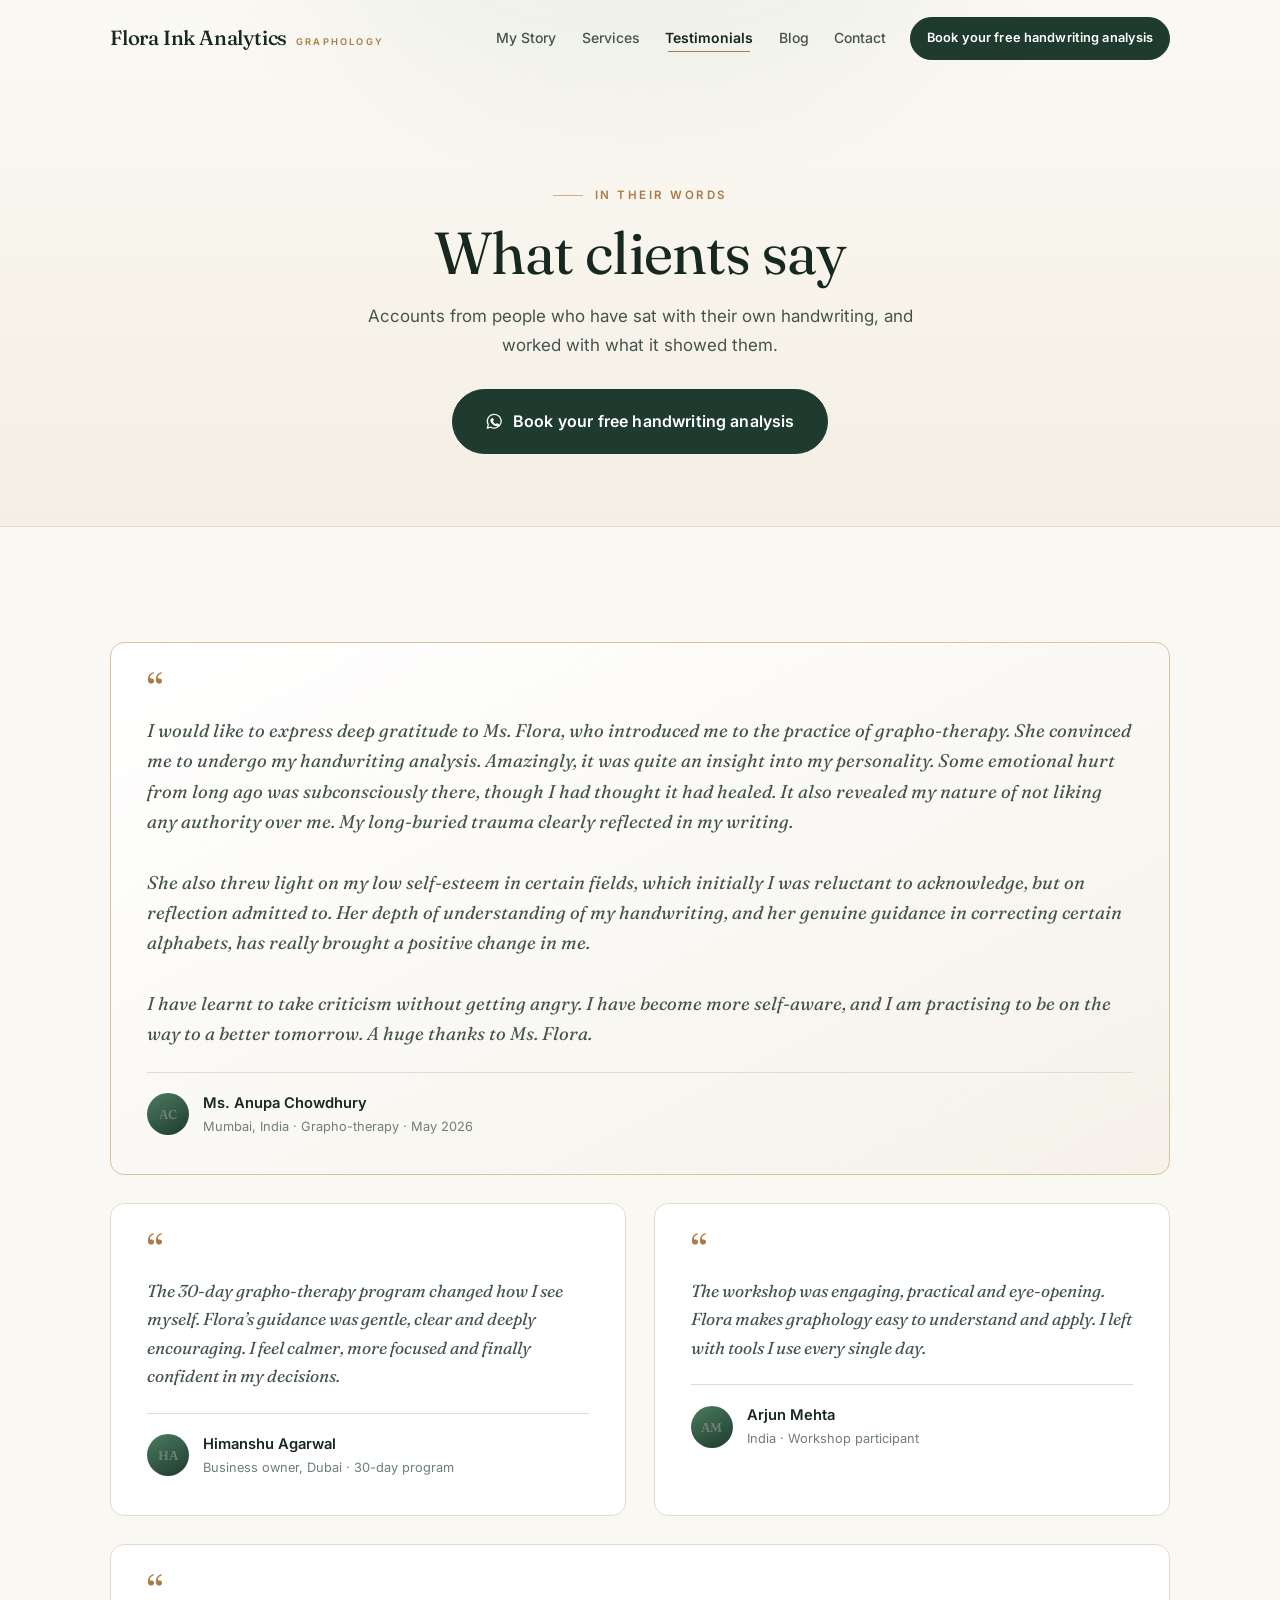
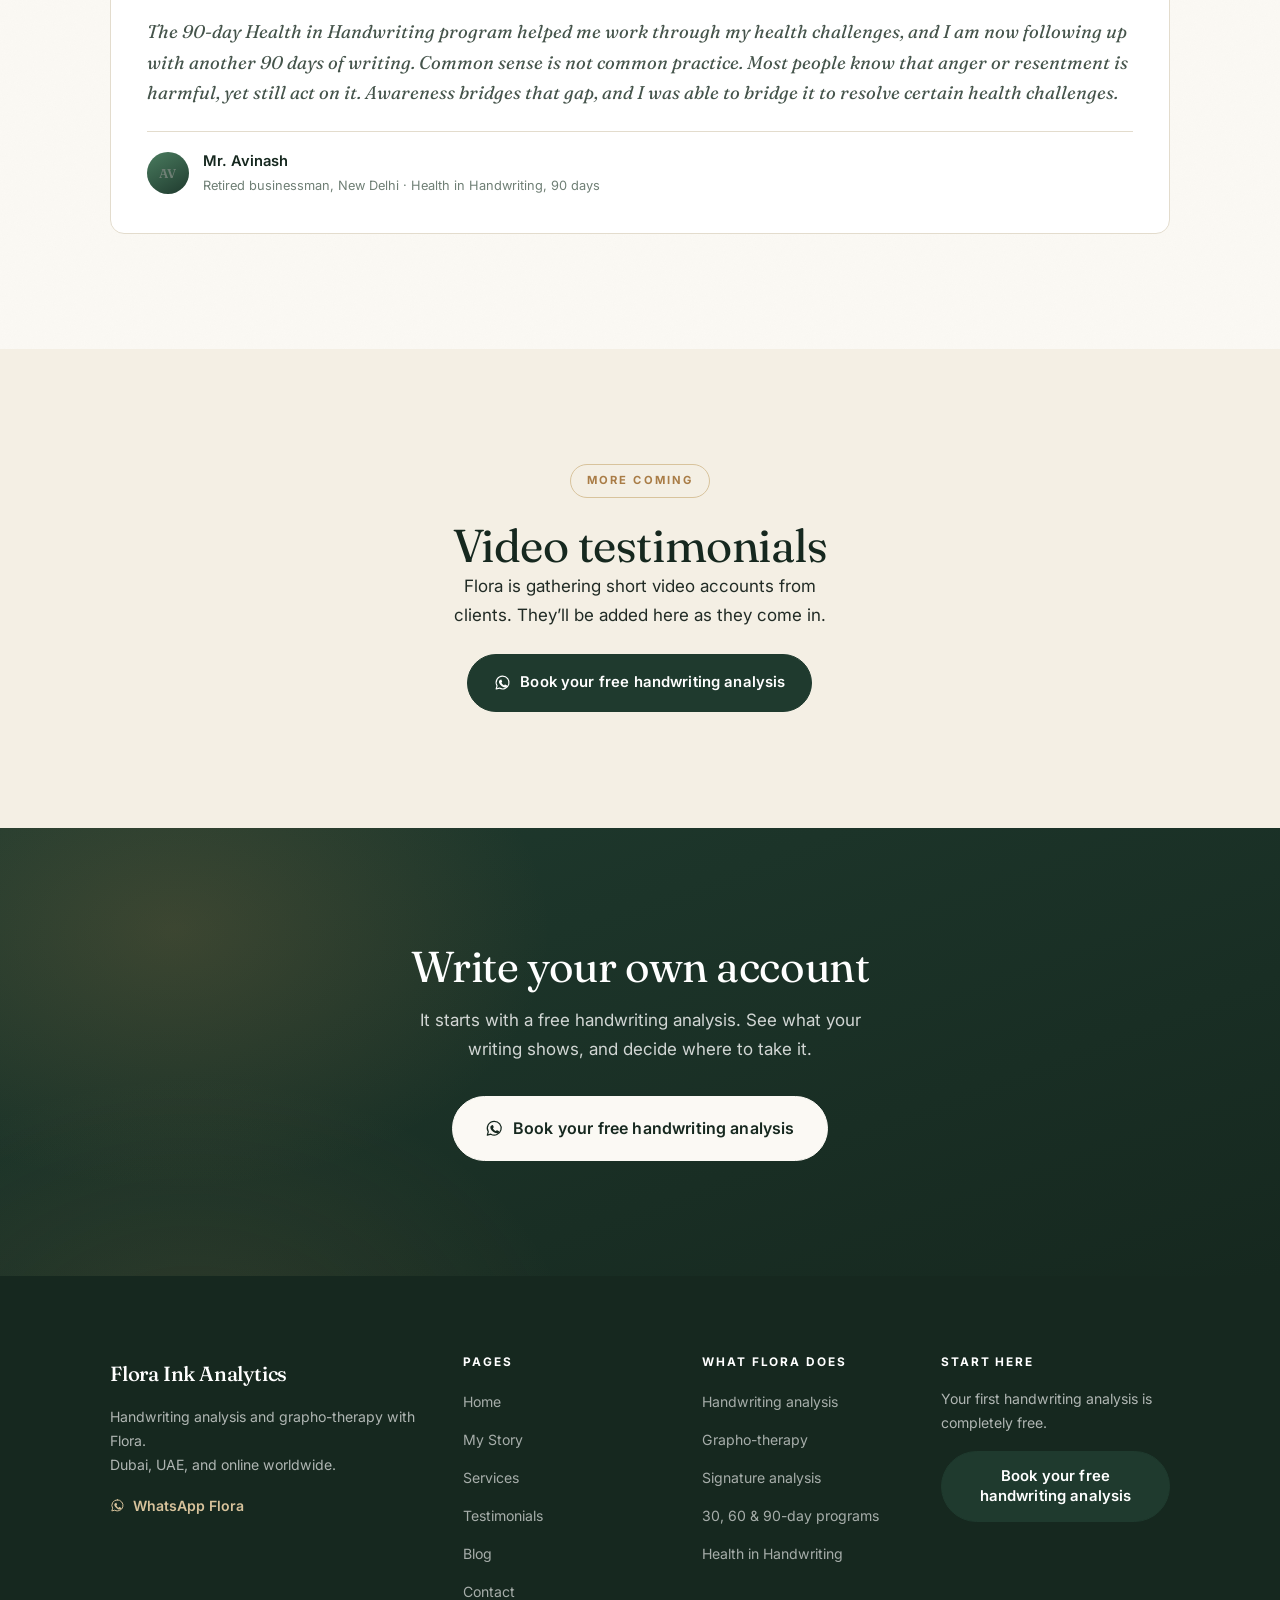
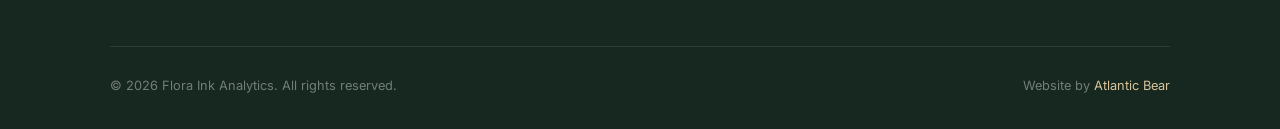
<file: testimonials.html>
<!DOCTYPE html>
<html lang="en">
<head>
  <meta charset="UTF-8" />
  <meta name="viewport" content="width=device-width, initial-scale=1" />
  <title>Client Testimonials | Flora Ink Analytics</title>
  <meta name="description" content="Accounts from people who have worked with Flora: handwriting analysis, the 30-day program, the 90-day Health in Handwriting program, and workshops. From Mumbai, Dubai and New Delhi." />
  <link rel="canonical" href="https://florainkanalytics.com/testimonials" />
  <meta property="og:type" content="website" />
  <meta property="og:title" content="Client Testimonials | Flora Ink Analytics" />
  <meta property="og:description" content="What clients say about working with Flora." />
  <meta property="og:url" content="https://florainkanalytics.com/testimonials" />
  <meta property="og:image" content="https://florainkanalytics.com/assets/og-image.jpg" />
  <meta name="twitter:card" content="summary_large_image" />
  <link rel="icon" href="/favicon.svg" type="image/svg+xml" />
  <link rel="preconnect" href="https://fonts.googleapis.com" />
  <link rel="preconnect" href="https://fonts.gstatic.com" crossorigin />
  <link href="https://fonts.googleapis.com/css2?family=Fraunces:ital,opsz,wght@0,9..144,400;0,9..144,500;0,9..144,600;1,9..144,400;1,9..144,500&family=Inter:wght@400;500;600&display=swap" rel="stylesheet" />
  <link rel="stylesheet" href="/css/style.css" />
</head>
<body>
  <script>document.documentElement.className += ' js';</script>
  <a class="skip-link" href="#main">Skip to content</a>

  <svg xmlns="http://www.w3.org/2000/svg" style="position:absolute;width:0;height:0;overflow:hidden" aria-hidden="true">
    <symbol id="i-wa" viewBox="0 0 24 24" fill="none" stroke="currentColor" stroke-width="1.6" stroke-linecap="round" stroke-linejoin="round"><path d="M12 3a9 9 0 0 0-7.7 13.6L3 21l4.6-1.2A9 9 0 1 0 12 3z"/><path d="M8.6 8.4c-.2 0-.5 0-.7.4-.3.4-.9 1-.9 2.3s1 2.7 1.1 2.9c.2.2 2 3 4.8 4.1 2.4.9 2.8.7 3.3.7.6 0 1.7-.7 2-1.4.2-.6.2-1.2.2-1.3-.1-.1-.3-.2-.6-.4l-2-1c-.3-.1-.5-.1-.7.1l-.7.9c-.1.2-.3.2-.5.1-.7-.3-1.5-.7-2.3-1.7-.6-.7-1-1.5-1.1-1.8-.1-.2 0-.4.1-.5l.5-.6c.1-.2.2-.3.3-.5 0-.2 0-.4-.1-.5l-.9-2c-.2-.6-.5-.5-.6-.5z" fill="currentColor" stroke="none"/></symbol>
    <symbol id="i-arrow" viewBox="0 0 24 24" fill="none" stroke="currentColor" stroke-width="1.8" stroke-linecap="round" stroke-linejoin="round"><path d="M5 12h13M13 6l6 6-6 6"/></symbol>
  </svg>

  <header class="nav" id="nav">
    <div class="nav__inner">
      <a class="brand" href="/" aria-label="Flora Ink Analytics, home">
        <span class="brand__name">Flora Ink Analytics</span>
        <span class="brand__tag">Graphology</span>
      </a>
      <button class="nav__toggle" id="navToggle" aria-label="Open menu" aria-expanded="false" aria-controls="navLinks"><span></span></button>
      <nav class="nav__links" id="navLinks" aria-label="Primary">
        <a href="/my-story">My Story</a>
        <a href="/services">Services</a>
        <a href="/testimonials">Testimonials</a>
        <a href="/blog">Blog</a>
        <a href="/contact">Contact</a>
        <a class="btn" href="https://wa.me/447789262008" target="_blank" rel="noopener">Book your free handwriting analysis</a>
      </nav>
    </div>
  </header>

  <main id="main">
    <section class="page-head">
      <span class="eyebrow">In their words</span>
      <h1>What clients say</h1>
      <p>Accounts from people who have sat with their own handwriting, and worked with what it showed them.</p>
      <div class="btn-row">
        <a class="btn btn--lg" href="https://wa.me/447789262008" target="_blank" rel="noopener"><svg class="icon" aria-hidden="true"><use href="#i-wa"/></svg> Book your free handwriting analysis</a>
      </div>
    </section>

    <section class="bay">
      <div class="wrap">
        <div class="quotes reveal pop" data-stagger>

          <blockquote class="quote quote--wide quote--feature">
            <div class="quote__mark" aria-hidden="true">&ldquo;</div>
            <p class="quote__text">I would like to express deep gratitude to Ms. Flora, who introduced me to the practice of grapho-therapy. She convinced me to undergo my handwriting analysis. Amazingly, it was quite an insight into my personality. Some emotional hurt from long ago was subconsciously there, though I had thought it had healed. It also revealed my nature of not liking any authority over me. My long-buried trauma clearly reflected in my writing.<br><br>She also threw light on my low self-esteem in certain fields, which initially I was reluctant to acknowledge, but on reflection admitted to. Her depth of understanding of my handwriting, and her genuine guidance in correcting certain alphabets, has really brought a positive change in me.<br><br>I have learnt to take criticism without getting angry. I have become more self-aware, and I am practising to be on the way to a better tomorrow. A huge thanks to Ms. Flora.</p>
            <footer class="quote__by">
              <span class="quote__avatar" aria-hidden="true">AC</span>
              <span><strong>Ms. Anupa Chowdhury</strong><span>Mumbai, India &middot; Grapho-therapy &middot; May 2026</span></span>
            </footer>
          </blockquote>

          <blockquote class="quote">
            <div class="quote__mark" aria-hidden="true">&ldquo;</div>
            <p class="quote__text">The 30-day grapho-therapy program changed how I see myself. Flora&rsquo;s guidance was gentle, clear and deeply encouraging. I feel calmer, more focused and finally confident in my decisions.</p>
            <footer class="quote__by">
              <span class="quote__avatar" aria-hidden="true">HA</span>
              <span><strong>Himanshu Agarwal</strong><span>Business owner, Dubai &middot; 30-day program</span></span>
            </footer>
          </blockquote>

          <blockquote class="quote">
            <div class="quote__mark" aria-hidden="true">&ldquo;</div>
            <p class="quote__text">The workshop was engaging, practical and eye-opening. Flora makes graphology easy to understand and apply. I left with tools I use every single day.</p>
            <footer class="quote__by">
              <span class="quote__avatar" aria-hidden="true">AM</span>
              <span><strong>Arjun Mehta</strong><span>India &middot; Workshop participant</span></span>
            </footer>
          </blockquote>

          <blockquote class="quote quote--wide">
            <div class="quote__mark" aria-hidden="true">&ldquo;</div>
            <p class="quote__text">The 90-day Health in Handwriting program helped me work through my health challenges, and I am now following up with another 90 days of writing. Common sense is not common practice. Most people know that anger or resentment is harmful, yet still act on it. Awareness bridges that gap, and I was able to bridge it to resolve certain health challenges.</p>
            <footer class="quote__by">
              <span class="quote__avatar" aria-hidden="true">AV</span>
              <span><strong>Mr. Avinash</strong><span>Retired businessman, New Delhi &middot; Health in Handwriting, 90 days</span></span>
            </footer>
          </blockquote>

        </div>
      </div>
    </section>

    <section class="bay panel">
      <div class="wrap notice reveal">
        <span class="pill">More coming</span>
        <h2 class="h2">Video testimonials</h2>
        <p>Flora is gathering short video accounts from clients. They&rsquo;ll be added here as they come in.</p>
        <div class="btn-row btn-row--center" style="margin-top:1.5rem">
          <a class="btn" href="https://wa.me/447789262008" target="_blank" rel="noopener"><svg class="icon" aria-hidden="true"><use href="#i-wa"/></svg> Book your free handwriting analysis</a>
        </div>
      </div>
    </section>

    <section class="bay cta-band">
      <div class="wrap">
        <h2>Write your own account</h2>
        <p>It starts with a free handwriting analysis. See what your writing shows, and decide where to take it.</p>
        <div class="btn-row">
          <a class="btn btn--lg btn--on-dark" href="https://wa.me/447789262008" target="_blank" rel="noopener"><svg class="icon" aria-hidden="true"><use href="#i-wa"/></svg> Book your free handwriting analysis</a>
        </div>
      </div>
    </section>
  </main>

  <footer class="footer">
    <div class="wrap">
      <div class="footer__grid">
        <div>
          <span class="brand__name">Flora Ink Analytics</span>
          <p>Handwriting analysis and grapho-therapy with Flora.<br>Dubai, UAE, and online worldwide.</p>
          <a class="footer__wa" href="https://wa.me/447789262008" target="_blank" rel="noopener"><svg class="icon" aria-hidden="true"><use href="#i-wa"/></svg> WhatsApp Flora</a>
        </div>
        <div>
          <h4>Pages</h4>
          <ul>
            <li><a href="/">Home</a></li>
            <li><a href="/my-story">My Story</a></li>
            <li><a href="/services">Services</a></li>
            <li><a href="/testimonials">Testimonials</a></li>
            <li><a href="/blog">Blog</a></li>
            <li><a href="/contact">Contact</a></li>
          </ul>
        </div>
        <div>
          <h4>What Flora does</h4>
          <ul>
            <li><a href="/services#analysis">Handwriting analysis</a></li>
            <li><a href="/services#graphotherapy">Grapho-therapy</a></li>
            <li><a href="/services#signature">Signature analysis</a></li>
            <li><a href="/services#programs">30, 60 &amp; 90-day programs</a></li>
            <li><a href="/services#health">Health in Handwriting</a></li>
          </ul>
        </div>
        <div>
          <h4>Start here</h4>
          <p>Your first handwriting analysis is completely free.</p>
          <a class="btn" href="https://wa.me/447789262008" target="_blank" rel="noopener">Book your free handwriting analysis</a>
        </div>
      </div>
      <div class="footer__bottom">
        <span>&copy; <span id="year">2026</span> Flora Ink Analytics. All rights reserved.</span>
        <span>Website by <a href="https://atlanticbear.com" target="_blank" rel="noopener">Atlantic Bear</a></span>
      </div>
    </div>
  </footer>

  <script src="/js/main.js"></script>
</body>
</html>
</file>
<file: css/style.css>
/* ============================================================
   FLORA INK ANALYTICS
   "Ink & Paper" — a quiet, editorial study of handwriting
   ------------------------------------------------------------
   Sections:
   1.  Tokens
   2.  Reset & base
   3.  Layout helpers
   4.  Typographic elements (eyebrow, rule, section head)
   5.  Buttons
   6.  Navigation
   7.  Hero
   8.  Credential strip
   9.  Feature cards / reveal grid
   10. How it works
   11. Programs
   12. About
   13. Testimonials
   14. Blog
   15. Contact
   16. CTA band
   17. Footer
   18. Page header (inner pages)
   19. Motion
   20. Responsive
   ============================================================ */

/* 1. TOKENS ------------------------------------------------- */
:root {
  /* Paper & ink */
  --paper:        #fbf9f4;
  --paper-2:      #f4efe4;
  --paper-3:      #ece5d6;
  --card:         #ffffff;

  /* Brand green (kept from Flora's original site, refined) */
  --forest-900:   #16281f;
  --forest-800:   #1f3a2e;
  --forest-700:   #2e5643;
  --forest-500:   #4a7c5f;
  --sage-400:     #8aa793;
  --sage-200:     #c3d3c6;

  /* Warm accent — used only for hairlines, underlines, small caps */
  --accent:       #a97c46;
  --accent-soft:  #d8c39c;

  /* Text */
  --ink:          #212b25;
  --ink-soft:     #45544b;
  --ink-faint:    #6f7f75;

  /* Lines & shadow */
  --line:         #e3dccd;
  --line-strong:  #d3c9b3;
  --shadow-1:     0 1px 2px rgba(22,40,31,.04), 0 8px 24px -12px rgba(22,40,31,.14);
  --shadow-2:     0 2px 6px rgba(22,40,31,.06), 0 24px 56px -24px rgba(22,40,31,.22);

  /* Type */
  --serif:        'Fraunces', 'Cormorant Garamond', Georgia, 'Times New Roman', serif;
  --sans:         'Inter', -apple-system, BlinkMacSystemFont, 'Segoe UI', Roboto, sans-serif;

  /* Metrics */
  --wrap:         1140px;
  --wrap-narrow:  760px;
  --gap:          clamp(1.5rem, 4vw, 3rem);
  --bay:          clamp(4rem, 9vw, 7.5rem);   /* vertical section rhythm */
  --radius:       14px;
  --radius-lg:    22px;
  --ease:         cubic-bezier(.22, 1, .36, 1);
}

/* 2. RESET & BASE ---------------------------------------------- */
*, *::before, *::after { box-sizing: border-box; margin: 0; padding: 0; }

html {
  font-size: 100%;
  -webkit-text-size-adjust: 100%;
  scroll-behavior: smooth;
  scroll-padding-top: 6rem;
}

body {
  font-family: var(--sans);
  font-size: 1.0625rem;
  line-height: 1.72;
  color: var(--ink);
  background-color: var(--paper);
  /* barely-there paper grain */
  background-image: url("data:image/svg+xml,%3Csvg xmlns='http://www.w3.org/2000/svg' width='140' height='140'%3E%3Cfilter id='n'%3E%3CfeTurbulence type='fractalNoise' baseFrequency='.9' numOctaves='2' stitchTiles='stitch'/%3E%3CfeColorMatrix type='saturate' values='0'/%3E%3C/filter%3E%3Crect width='100%25' height='100%25' filter='url(%23n)' opacity='.028'/%3E%3C/svg%3E");
  -webkit-font-smoothing: antialiased;
  -moz-osx-font-smoothing: grayscale;
  text-rendering: optimizeLegibility;
}

img, svg { display: block; max-width: 100%; }
img { height: auto; }
a { color: inherit; text-decoration: none; }
ul { list-style: none; }
button { font: inherit; color: inherit; cursor: pointer; background: none; border: none; }
input, select, textarea { font: inherit; }
strong, b { font-weight: 600; }
em { font-style: italic; }

::selection { background: var(--sage-200); color: var(--forest-900); }

:focus-visible {
  outline: 2px solid var(--forest-700);
  outline-offset: 3px;
  border-radius: 3px;
}

.skip-link {
  position: absolute;
  left: 1rem;
  top: -3rem;
  z-index: 2000;
  background: var(--forest-800);
  color: #fff;
  padding: .6rem 1rem;
  border-radius: 8px;
  font-size: .85rem;
  transition: top .2s var(--ease);
}
.skip-link:focus { top: 1rem; }

/* 3. LAYOUT HELPERS ------------------------------------------ */
.wrap {
  width: 100%;
  max-width: var(--wrap);
  margin-inline: auto;
  padding-inline: clamp(1.25rem, 5vw, 2.5rem);
}
.wrap--narrow { max-width: var(--wrap-narrow); }

.bay { padding-block: var(--bay); }
.bay--tight { padding-block: clamp(3rem, 6vw, 4.5rem); }

.panel  { background: var(--paper-2); }
.panel-3 { background: var(--paper-3); }
.ink-panel {
  background: var(--forest-800);
  color: #f3f1ea;
}
.ink-panel h1, .ink-panel h2, .ink-panel h3 { color: #fff; }

.stack > * + * { margin-top: 1.1rem; }
.center { text-align: center; }
.measure { max-width: 46ch; }
.measure-wide { max-width: 58ch; }

/* 4. TYPOGRAPHY -------------------------------------------------- */
h1, h2, h3, h4 {
  font-family: var(--serif);
  font-weight: 400;
  line-height: 1.12;
  letter-spacing: -0.01em;
  color: var(--forest-900);
  font-optical-sizing: auto;
}

.display {
  font-size: clamp(2.6rem, 6vw, 4.4rem);
  line-height: 1.04;
  letter-spacing: -0.02em;
}
.h2 { font-size: clamp(1.95rem, 3.6vw, 2.9rem); }
.h3 { font-size: clamp(1.3rem, 2vw, 1.6rem); }

.lede {
  font-size: clamp(1.075rem, 1.6vw, 1.2rem);
  line-height: 1.7;
  color: var(--ink-soft);
}

.eyebrow {
  display: inline-flex;
  align-items: center;
  gap: .7rem;
  font-family: var(--sans);
  font-size: .72rem;
  font-weight: 600;
  letter-spacing: .22em;
  text-transform: uppercase;
  color: var(--accent);
}
.eyebrow::before {
  content: "";
  width: 1.9rem;
  height: 1px;
  background: currentColor;
  opacity: .55;
}
.eyebrow--plain::before { display: none; }
.ink-panel .eyebrow { color: var(--accent-soft); }

/* thin hand-drawn-feeling rule */
.rule {
  border: 0;
  height: 1px;
  background: linear-gradient(90deg, transparent, var(--line-strong) 15%, var(--line-strong) 85%, transparent);
  margin-block: var(--bay);
}

.section-head {
  max-width: 44ch;
  margin-bottom: clamp(2.25rem, 4vw, 3.25rem);
}
.section-head .h2 { margin-top: .75rem; }
.section-head .lede { margin-top: 1rem; }
.section-head--center { margin-inline: auto; text-align: center; }
.section-head--center .eyebrow { justify-content: center; }

/* ink underline that draws in under a headline word */
.mark {
  position: relative;
  white-space: nowrap;
}
.mark svg {
  position: absolute;
  left: -1%;
  right: -1%;
  bottom: -0.42em;
  width: 102%;
  height: .3em;
  overflow: visible;
  pointer-events: none;
}
.mark svg path {
  fill: none;
  stroke: var(--accent);
  stroke-width: 6;
  stroke-linecap: round;
  stroke-dasharray: 640;
  stroke-dashoffset: 0;
}
/* only hide the stroke when JS is present to animate it back in */
.js .mark svg path { stroke-dashoffset: 640; }
.js .mark.is-drawn svg path {
  transition: stroke-dashoffset 1.1s var(--ease) .15s;
  stroke-dashoffset: 0;
}

/* 5. BUTTONS ----------------------------------------------------- */
.btn {
  --bg: var(--forest-800);
  --fg: #fff;
  --bd: var(--forest-800);
  position: relative;
  display: inline-flex;
  align-items: center;
  justify-content: center;
  gap: .6rem;
  padding: .95rem 1.6rem;
  font-family: var(--sans);
  font-size: .93rem;
  font-weight: 600;
  letter-spacing: .01em;
  color: var(--fg);
  background: var(--bg);
  border: 1.5px solid var(--bd);
  border-radius: 999px;
  white-space: nowrap;
  transition: transform .35s var(--ease), box-shadow .35s var(--ease), background-color .35s var(--ease), color .35s var(--ease);
  will-change: transform;
}
.btn:hover { transform: translateY(-2px); box-shadow: var(--shadow-2); }
.btn:active { transform: translateY(0); }

.btn svg { width: 1.15em; height: 1.15em; }

.btn--lg { padding: 1.1rem 2rem; font-size: 1rem; }

.btn--ghost {
  --bg: transparent;
  --fg: var(--forest-800);
  --bd: var(--line-strong);
}
.btn--ghost:hover { --bg: var(--forest-800); --fg: #fff; --bd: var(--forest-800); }

.btn--on-dark {
  --bg: var(--paper);
  --fg: var(--forest-900);
  --bd: var(--paper);
}
.btn--on-dark.btn--ghost {
  --bg: transparent;
  --fg: #fff;
  --bd: rgba(255,255,255,.4);
}
.btn--on-dark.btn--ghost:hover { --bg: rgba(255,255,255,.12); --bd: #fff; }

.btn-row {
  display: flex;
  flex-wrap: wrap;
  gap: .9rem;
  align-items: center;
}
.btn-row--center { justify-content: center; }

/* quiet text link with ink underline */
.tlink {
  display: inline-flex;
  align-items: center;
  gap: .4rem;
  font-weight: 600;
  font-size: .92rem;
  color: var(--forest-700);
  background-image: linear-gradient(var(--accent), var(--accent));
  background-size: 0% 1.5px;
  background-position: 0 100%;
  background-repeat: no-repeat;
  padding-bottom: 2px;
  transition: background-size .4s var(--ease), gap .3s var(--ease);
}
.tlink:hover { background-size: 100% 1.5px; gap: .65rem; }
.tlink svg { width: 1em; height: 1em; }

/* 6. NAVIGATION ------------------------------------------------ */
.nav {
  position: fixed;
  inset: 0 0 auto 0;
  z-index: 1000;
  background: rgba(251, 249, 244, 0);
  transition: background-color .3s var(--ease), box-shadow .3s var(--ease), border-color .3s var(--ease);
  border-bottom: 1px solid transparent;
}
.nav.is-stuck {
  background: rgba(251, 249, 244, .88);
  backdrop-filter: blur(10px);
  -webkit-backdrop-filter: blur(10px);
  border-bottom-color: var(--line);
  box-shadow: 0 1px 0 rgba(22,40,31,.02);
}
.nav__inner {
  max-width: var(--wrap);
  margin-inline: auto;
  padding: 1.05rem clamp(1.25rem, 5vw, 2.5rem);
  display: flex;
  align-items: center;
  justify-content: space-between;
  gap: 1.5rem;
  transition: padding .3s var(--ease);
}
.nav.is-stuck .nav__inner { padding-block: .7rem; }

.brand {
  display: inline-flex;
  align-items: baseline;
  gap: .55rem;
  flex-shrink: 0;
  position: relative;
  z-index: 1002;
}
.brand__name {
  font-family: var(--serif);
  font-size: 1.28rem;
  font-weight: 500;
  letter-spacing: -0.01em;
  color: var(--forest-900);
}
.brand__tag {
  font-family: var(--sans);
  font-size: .58rem;
  font-weight: 600;
  letter-spacing: .24em;
  text-transform: uppercase;
  color: var(--accent);
}

.nav__links {
  display: flex;
  align-items: center;
  gap: .35rem;
}
.nav__links a:not(.btn) {
  padding: .45rem .62rem;
  font-size: .875rem;
  font-weight: 500;
  color: var(--ink-soft);
  border-radius: 8px;
  transition: color .25s var(--ease), background-color .25s var(--ease);
}
.nav__links a:not(.btn):hover { color: var(--forest-900); background: rgba(46,86,67,.06); }
.nav__links a[aria-current="page"] {
  color: var(--forest-900);
  font-weight: 600;
}
.nav__links .btn { margin-left: .5rem; padding: .58rem 1rem; font-size: .8rem; }

.nav__toggle {
  display: none;
  width: 44px;
  height: 44px;
  border-radius: 10px;
  position: relative;
  z-index: 1002;
}
.nav__toggle span,
.nav__toggle span::before,
.nav__toggle span::after {
  content: "";
  position: absolute;
  left: 50%;
  width: 22px;
  height: 2px;
  background: var(--forest-900);
  border-radius: 2px;
  transform: translateX(-50%);
  transition: transform .3s var(--ease), opacity .2s var(--ease);
}
.nav__toggle span { top: 50%; margin-top: -1px; }
.nav__toggle span::before { top: -7px; }
.nav__toggle span::after  { top: 7px; }
.nav__toggle.is-open span { background: transparent; }
.nav__toggle.is-open span::before { transform: translateX(-50%) rotate(45deg); top: 0; }
.nav__toggle.is-open span::after  { transform: translateX(-50%) rotate(-45deg); top: 0; }

/* 7. HERO ----------------------------------------------------- */
.hero {
  position: relative;
  padding-top: clamp(8rem, 16vw, 11rem);
  padding-bottom: var(--bay);
  overflow: hidden;
  background:
    radial-gradient(60rem 40rem at 82% -10%, rgba(138,167,147,.16), transparent 60%),
    linear-gradient(180deg, var(--paper) 0%, var(--paper-2) 100%);
}
.hero__grid {
  display: grid;
  grid-template-columns: 1.05fr .95fr;
  gap: clamp(2rem, 6vw, 5rem);
  align-items: center;
}
.hero__title {
  font-size: clamp(2.35rem, 6vw, 4.5rem);
  line-height: 1.07;
  letter-spacing: -0.022em;
  margin: 1.3rem 0 2.4rem;
}
.hero__title em { font-style: italic; color: var(--forest-700); }
.hero .lede { max-width: 34ch; }
.hero__cta { margin-top: 2rem; }
.hero__note {
  margin-top: 1.1rem;
  font-size: .85rem;
  color: var(--ink-faint);
  display: flex;
  align-items: center;
  gap: .5rem;
}
.hero__note svg { width: 1.05em; height: 1.05em; color: var(--forest-500); }

/* the "sheet of paper" specimen on the right — real handwriting */
.specimen {
  position: relative;
  max-width: 460px;
  margin-inline: auto;
}
.specimen__sheet {
  position: relative;
  background:
    repeating-linear-gradient(
      to bottom,
      transparent 0,
      transparent calc(var(--rule) - 1px),
      rgba(46, 86, 67, .14) calc(var(--rule) - 1px),
      rgba(46, 86, 67, .14) var(--rule)
    ),
    var(--card);
  --rule: 3.15rem;
  border: 1px solid var(--line);
  border-radius: var(--radius-lg);
  box-shadow: var(--shadow-2);
  padding: 1.6rem clamp(1.4rem, 3vw, 2rem) 1.6rem clamp(2.6rem, 6vw, 3.4rem);
  transform: rotate(-1.3deg);
}
.specimen__sheet::before {
  /* red notebook margin */
  content: "";
  position: absolute;
  left: clamp(1.6rem, 4vw, 2.2rem);
  top: .6rem;
  bottom: .6rem;
  width: 1px;
  background: rgba(169, 124, 70, .35);
}
.specimen__hw {
  font-family: 'Caveat', 'Fraunces', cursive;
  font-size: clamp(1.9rem, 5.2vw, 2.7rem);
  line-height: var(--rule);
  color: #1f2a24;
  letter-spacing: .01em;
}
/* each letter fades / un-blurs in sequence, like it is being written */
.js .specimen__hw .ch { opacity: 0; }
.js .specimen.is-writing .specimen__hw .ch {
  animation: inkIn .34s ease forwards;
  animation-delay: calc(var(--ci, 0) * 55ms);
}
@keyframes inkIn {
  from { opacity: 0; filter: blur(3px); transform: translateY(2px); }
  to   { opacity: 1; filter: blur(0); transform: none; }
}

/* the highlighted "t" and the small speech bubble that pops from it */
.specimen__t { position: relative; color: var(--accent); font-weight: 700; }
.specimen__pop {
  position: absolute;
  left: 50%;
  top: calc(100% + 14px);
  transform: translateX(-28px) scale(.4);
  transform-origin: 28px 0;
  width: max-content;
  max-width: 200px;
  background: #fff;
  color: var(--ink);
  font-family: var(--sans);
  font-size: .74rem;
  font-weight: 500;
  line-height: 1.4;
  letter-spacing: 0;
  text-align: left;
  padding: .55rem .7rem;
  border-radius: 12px;
  border: 1px solid var(--line);
  box-shadow: var(--shadow-2);
  opacity: 0;
  pointer-events: none;
  z-index: 3;
}
.specimen__pop strong { color: var(--forest-800); display: block; }
.specimen__pop::before {
  content: "";
  position: absolute;
  bottom: 100%;
  left: 20px;
  border: 8px solid transparent;
  border-bottom-color: var(--line);
}
.specimen__pop::after {
  content: "";
  position: absolute;
  bottom: 100%;
  left: 21px;
  border: 7px solid transparent;
  border-bottom-color: #fff;
}
.js .specimen.is-writing .specimen__pop {
  animation: popIn .5s var(--ease) var(--write-ms, 2200ms) forwards;
}
@keyframes popIn {
  from { opacity: 0; transform: translateX(-28px) scale(.4); }
  to   { opacity: 1; transform: translateX(-28px) scale(1); }
}

.specimen__caption {
  margin-top: .9rem;
  font-size: .78rem;
  color: var(--ink-faint);
  text-align: center;
}
/* leave room under the sheet for the pop bubble when JS is on */
.js .specimen__caption { margin-top: 3.5rem; }

/* 8. CREDENTIAL STRIP --------------------------------------- */
.creds {
  border-top: 1px solid var(--line);
  border-bottom: 1px solid var(--line);
  background: var(--paper);
}
.creds__inner {
  display: flex;
  flex-wrap: wrap;
  align-items: center;
  justify-content: center;
  gap: .75rem clamp(1.5rem, 5vw, 3.5rem);
  padding-block: 1.6rem;
}
.creds__item {
  font-size: .8rem;
  letter-spacing: .04em;
  color: var(--ink-soft);
  display: inline-flex;
  align-items: center;
  gap: .6rem;
}
.creds__item svg { width: 1.05rem; height: 1.05rem; color: var(--accent); flex-shrink: 0; }
.creds__sep { width: 4px; height: 4px; border-radius: 50%; background: var(--line-strong); }
@media (max-width: 760px) { .creds__sep { display: none; } }

/* 9. FEATURE / REVEAL GRID --------------------------------- */
.grid {
  display: grid;
  gap: clamp(1rem, 2.4vw, 1.6rem);
}
.grid--2 { grid-template-columns: repeat(2, 1fr); }
.grid--3 { grid-template-columns: repeat(3, 1fr); }
.grid--4 { grid-template-columns: repeat(4, 1fr); }

.card {
  background: var(--card);
  border: 1px solid var(--line);
  border-radius: var(--radius);
  padding: clamp(1.5rem, 2.6vw, 2rem);
  transition: transform .4s var(--ease), box-shadow .4s var(--ease), border-color .4s var(--ease);
}
.card:hover {
  transform: translateY(-4px);
  box-shadow: var(--shadow-1);
  border-color: var(--line-strong);
}
.card__icon {
  width: 2.5rem;
  height: 2.5rem;
  display: grid;
  place-items: center;
  border-radius: 10px;
  background: var(--paper-2);
  color: var(--forest-700);
  margin-bottom: 1.1rem;
}
.card__icon svg { width: 1.35rem; height: 1.35rem; }
.card h3 { font-size: 1.25rem; margin-bottom: .5rem; }
.card p { font-size: .95rem; color: var(--ink-soft); }
.card .tlink { margin-top: 1.1rem; }

.card--feature {
  background: linear-gradient(160deg, var(--forest-800), var(--forest-900));
  border-color: transparent;
  color: #eef1ec;
}
.card--feature h3 { color: #fff; }
.card--feature p { color: rgba(255,255,255,.8); }
.card--feature .card__icon { background: rgba(255,255,255,.1); color: var(--accent-soft); }
.card--feature .tlink { color: var(--accent-soft); background-image: linear-gradient(var(--accent-soft), var(--accent-soft)); }

.card__tag {
  display: inline-block;
  font-family: var(--sans);
  font-size: .68rem;
  font-weight: 700;
  letter-spacing: .16em;
  text-transform: uppercase;
  color: var(--accent);
  margin-bottom: .8rem;
}
.card--feature .card__tag { color: var(--accent-soft); }

/* 10. HOW IT WORKS ----------------------------------------- */
.steps {
  display: grid;
  grid-template-columns: repeat(4, 1fr);
  gap: clamp(1rem, 2.4vw, 1.75rem);
  list-style: none;
}
.step { position: relative; }
.step__n {
  font-family: var(--serif);
  font-size: 1rem;
  font-weight: 600;
  color: var(--accent);
  display: inline-flex;
  align-items: center;
  justify-content: center;
  width: 2.4rem;
  height: 2.4rem;
  border: 1.5px solid var(--accent-soft);
  border-radius: 50%;
  margin-bottom: 1rem;
}
.step h3 { font-size: 1.12rem; margin-bottom: .4rem; }
.step p { font-size: .9rem; color: var(--ink-soft); }
.step:not(:last-child)::after {
  content: "";
  position: absolute;
  top: 1.2rem;
  left: calc(2.4rem + .75rem);
  right: -.9rem;
  height: 1px;
  background: repeating-linear-gradient(90deg, var(--line-strong) 0 6px, transparent 6px 12px);
}

/* 11. PROGRAMS ------------------------------------------------ */
.programs {
  display: grid;
  grid-template-columns: repeat(3, 1fr);
  gap: clamp(1rem, 2.4vw, 1.6rem);
}
.program {
  display: flex;
  flex-direction: column;
  background: var(--card);
  border: 1px solid var(--line);
  border-radius: var(--radius-lg);
  overflow: hidden;
  transition: transform .4s var(--ease), box-shadow .4s var(--ease);
}
.program:hover { transform: translateY(-5px); box-shadow: var(--shadow-2); }
.program__top {
  padding: 1.6rem 1.6rem 1.4rem;
  background: linear-gradient(160deg, var(--forest-800), var(--forest-900));
  color: #fff;
}
.program--k .program__top { background: linear-gradient(160deg, var(--forest-500), var(--forest-700)); }
.program--h .program__top { background: linear-gradient(160deg, var(--forest-900), #0f1c15); }
.program__dur {
  display: inline-block;
  font-size: .68rem;
  font-weight: 700;
  letter-spacing: .16em;
  text-transform: uppercase;
  color: var(--accent-soft);
  border: 1px solid rgba(255,255,255,.25);
  padding: .28rem .7rem;
  border-radius: 999px;
  margin-bottom: .9rem;
}
.program__top h3 { color: #fff; font-size: 1.4rem; }
.program__top p { font-size: .84rem; color: rgba(255,255,255,.72); margin-top: .3rem; }
.program__body { padding: 1.6rem; display: flex; flex-direction: column; flex: 1; }
.program__body > p { font-size: .93rem; color: var(--ink-soft); }
.program__list {
  margin: 1.1rem 0 1.5rem;
  display: grid;
  gap: .55rem;
}
.program__list li {
  position: relative;
  padding-left: 1.5rem;
  font-size: .89rem;
  color: var(--ink-soft);
}
.program__list li::before {
  content: "";
  position: absolute;
  left: 0;
  top: .34em;
  width: .7rem;
  height: .38rem;
  border-left: 1.6px solid var(--forest-500);
  border-bottom: 1.6px solid var(--forest-500);
  transform: rotate(-45deg);
}
.program__body .btn { margin-top: auto; width: 100%; }

/* two-column detail rows (services / signature) */
.split {
  display: grid;
  grid-template-columns: 1fr 1fr;
  gap: clamp(2rem, 6vw, 5rem);
  align-items: center;
}
.split--flip .split__media { order: -1; }
.split__body .eyebrow { margin-bottom: .9rem; }
.split__body h2 { font-size: clamp(1.7rem, 3vw, 2.5rem); margin-bottom: 1rem; }
.split__body p { color: var(--ink-soft); margin-bottom: 1rem; }
.ticks { margin: 1.3rem 0 1.8rem; display: grid; gap: .7rem; }
.ticks li {
  position: relative;
  padding-left: 1.8rem;
  font-size: .93rem;
  color: var(--ink-soft);
}
.ticks li::before {
  content: "";
  position: absolute;
  left: .1rem;
  top: .35em;
  width: .75rem;
  height: .4rem;
  border-left: 1.6px solid var(--accent);
  border-bottom: 1.6px solid var(--accent);
  transform: rotate(-45deg);
}
.figure-card {
  background: linear-gradient(160deg, var(--forest-800), var(--forest-900));
  color: #eef1ec;
  border-radius: var(--radius-lg);
  padding: clamp(2rem, 4vw, 3rem);
}
.figure-card .figure-card__icon {
  width: 3rem; height: 3rem;
  display: grid; place-items: center;
  border-radius: 12px;
  background: rgba(255,255,255,.1);
  color: var(--accent-soft);
  margin-bottom: 1.4rem;
}
.figure-card .figure-card__icon svg { width: 1.6rem; height: 1.6rem; }
.figure-card h3 { color: #fff; font-size: 1.4rem; margin-bottom: .8rem; }
.figure-card p { color: rgba(255,255,255,.8); font-size: .95rem; }
.figure-card .note {
  margin-top: 1.4rem;
  padding: 1rem 1.2rem;
  border-left: 2px solid var(--accent);
  background: rgba(255,255,255,.06);
  border-radius: 0 8px 8px 0;
  font-size: .88rem;
  color: rgba(255,255,255,.82);
}

/* 12. ABOUT ------------------------------------------------- */
.about-lead {
  display: grid;
  grid-template-columns: .85fr 1.15fr;
  gap: clamp(2rem, 6vw, 4.5rem);
  align-items: start;
}
.portrait {
  position: relative;
  border-radius: var(--radius-lg);
  overflow: hidden;
  box-shadow: var(--shadow-2);
  background: linear-gradient(160deg, var(--forest-700), var(--forest-900));
  aspect-ratio: 4 / 5;
}
.portrait img { position: relative; z-index: 1; width: 100%; height: 100%; object-fit: cover; }

/* nameplate — used on the About page in place of a photo */
.nameplate {
  aspect-ratio: 4 / 5;
  display: flex;
  flex-direction: column;
  align-items: center;
  justify-content: center;
  gap: .9rem;
  text-align: center;
  padding: clamp(1.75rem, 4vw, 3rem);
  border-radius: var(--radius-lg);
  color: #f3f1ea;
  background:
    radial-gradient(24rem 18rem at 30% 18%, rgba(169,124,70,.16), transparent 60%),
    linear-gradient(160deg, var(--forest-700), var(--forest-900));
  box-shadow: var(--shadow-2);
  position: relative;
}
.nameplate::after {
  content: "";
  position: absolute;
  inset: 14px;
  border: 1px solid rgba(255, 255, 255, .16);
  border-radius: calc(var(--radius-lg) - 8px);
  pointer-events: none;
}
.nameplate__nib { width: 2.4rem; height: 2.4rem; color: var(--accent-soft); }
.nameplate__name {
  font-family: var(--serif);
  font-size: clamp(2.4rem, 6vw, 3.4rem);
  font-weight: 500;
  letter-spacing: .01em;
  color: #fff;
}
.nameplate__rule { width: 2.5rem; height: 1px; background: var(--accent-soft); opacity: .7; }
.nameplate__role {
  font-size: .7rem;
  font-weight: 600;
  letter-spacing: .2em;
  text-transform: uppercase;
  color: var(--accent-soft);
  max-width: 20ch;
  line-height: 1.7;
}
.nameplate__loc { font-size: .82rem; color: rgba(255, 255, 255, .6); }
.about-lead__body h1,
.about-lead__body h2 { margin-bottom: 1rem; }
.about-lead__body p { color: var(--ink-soft); margin-bottom: 1.1rem; }

.pullquote {
  font-family: var(--serif);
  font-size: clamp(1.3rem, 2.4vw, 1.7rem);
  line-height: 1.4;
  font-style: italic;
  color: var(--forest-900);
  padding: 1.4rem 0 1.4rem 1.6rem;
  border-left: 2px solid var(--accent);
  margin: 1.6rem 0;
}

.quote-block {
  background: var(--forest-800);
  color: #eef1ec;
  border-radius: var(--radius-lg);
  padding: clamp(2rem, 4vw, 3rem);
  position: relative;
  overflow: hidden;
}
.quote-block__mark {
  font-family: var(--serif);
  font-size: 5rem;
  line-height: .6;
  color: var(--accent-soft);
  opacity: .5;
}
.quote-block p {
  font-family: var(--serif);
  font-style: italic;
  font-size: 1.25rem;
  line-height: 1.55;
  color: rgba(255,255,255,.92);
  margin: 1rem 0 1.2rem;
}
.quote-block cite {
  font-style: normal;
  font-size: .82rem;
  letter-spacing: .08em;
  text-transform: uppercase;
  color: var(--accent-soft);
}

/* 13. TESTIMONIALS ---------------------------------------- */
.quotes { display: grid; grid-template-columns: repeat(2, 1fr); gap: clamp(1rem, 2.4vw, 1.75rem); }
.quote {
  background: var(--card);
  border: 1px solid var(--line);
  border-radius: var(--radius);
  padding: clamp(1.6rem, 2.8vw, 2.25rem);
  transition: transform .4s var(--ease), box-shadow .4s var(--ease);
}
.quote:hover { transform: translateY(-3px); box-shadow: var(--shadow-1); }
.quote--wide { grid-column: 1 / -1; }
.quote--feature { background: linear-gradient(to bottom right, #fff, rgba(169,124,70,.05)); border-color: var(--accent-soft); }
.quote__mark { font-family: var(--serif); font-size: 2.6rem; line-height: .5; color: var(--accent); }
.quote__text {
  font-family: var(--serif);
  font-size: 1.08rem;
  line-height: 1.65;
  font-style: italic;
  color: var(--ink-soft);
  margin: 1rem 0 1.4rem;
}
.quote--wide .quote__text { font-size: 1.15rem; }
.quote__by {
  display: flex;
  align-items: center;
  gap: .9rem;
  padding-top: 1.1rem;
  border-top: 1px solid var(--line);
}
.quote__avatar {
  width: 42px; height: 42px;
  border-radius: 50%;
  background: linear-gradient(150deg, var(--forest-500), var(--forest-800));
  color: #fff;
  font-size: .78rem;
  font-weight: 600;
  display: grid; place-items: center;
  flex-shrink: 0;
  font-family: var(--serif);
}
.quote__by strong { display: block; font-size: .92rem; color: var(--forest-900); font-weight: 600; }
.quote__by span { font-size: .8rem; color: var(--ink-faint); }

/* 14. BLOG ------------------------------------------------- */
.notice {
  text-align: center;
  max-width: 44ch;
  margin-inline: auto;
}
.pill {
  display: inline-block;
  font-size: .7rem;
  font-weight: 700;
  letter-spacing: .18em;
  text-transform: uppercase;
  color: var(--accent);
  border: 1px solid var(--accent-soft);
  padding: .4rem 1rem;
  border-radius: 999px;
  margin-bottom: 1.4rem;
}
.topics {
  display: flex;
  flex-wrap: wrap;
  gap: .6rem;
  justify-content: center;
  margin: 2rem 0;
}
.topic {
  font-size: .85rem;
  color: var(--ink-soft);
  background: var(--card);
  border: 1px solid var(--line);
  border-radius: 999px;
  padding: .45rem 1rem;
  transition: background-color .3s var(--ease), color .3s var(--ease), border-color .3s var(--ease);
}
.topic:hover { background: var(--forest-800); color: #fff; border-color: var(--forest-800); }

.article-card h3 { font-size: 1.15rem; margin-bottom: .5rem; }
.article-card .stamp {
  font-size: .74rem;
  font-style: italic;
  color: var(--ink-faint);
}

/* long-form article body */
.prose { max-width: 68ch; margin-inline: auto; }
.prose > * + * { margin-top: 1.15rem; }
.prose h2 {
  font-size: clamp(1.4rem, 2.4vw, 1.8rem);
  margin-top: 2.4rem;
}
.prose h3 { font-size: 1.2rem; margin-top: 1.8rem; }
.prose p, .prose li { color: var(--ink-soft); }
.prose ul { padding-left: 1.2rem; list-style: disc; display: grid; gap: .5rem; }
.prose blockquote {
  font-family: var(--serif);
  font-style: italic;
  font-size: 1.15rem;
  color: var(--forest-900);
  border-left: 2px solid var(--accent);
  padding-left: 1.4rem;
}
.prose a { color: var(--forest-700); text-decoration: underline; text-underline-offset: 2px; }
.article-meta {
  font-size: .82rem;
  letter-spacing: .04em;
  color: var(--ink-faint);
  text-transform: uppercase;
}
.back-link {
  display: inline-flex;
  align-items: center;
  gap: .4rem;
  font-size: .85rem;
  font-weight: 600;
  color: var(--forest-700);
  margin-bottom: 1.5rem;
}
.back-link svg { width: 1em; height: 1em; transform: rotate(180deg); }

/* 15. CONTACT ---------------------------------------------- */
.contact-grid {
  display: grid;
  grid-template-columns: 1.05fr .95fr;
  gap: clamp(2rem, 6vw, 4rem);
  align-items: start;
}
.channels { display: grid; gap: .9rem; margin: 1.6rem 0 2rem; }
.channel {
  display: flex;
  gap: 1rem;
  align-items: flex-start;
  padding: 1.1rem 1.2rem;
  background: var(--card);
  border: 1px solid var(--line);
  border-radius: var(--radius);
  transition: border-color .3s var(--ease), box-shadow .3s var(--ease);
}
a.channel:hover { border-color: var(--sage-400); box-shadow: var(--shadow-1); }
.channel__icon {
  width: 2.2rem; height: 2.2rem;
  display: grid; place-items: center;
  border-radius: 8px;
  background: var(--paper-2);
  color: var(--forest-700);
  flex-shrink: 0;
}
.channel__icon svg { width: 1.2rem; height: 1.2rem; }
.channel h4 { font-family: var(--sans); font-size: .92rem; font-weight: 600; color: var(--forest-900); margin-bottom: .15rem; }
.channel p { font-size: .86rem; color: var(--ink-faint); }

.aside-card {
  background: var(--paper-2);
  border: 1px solid var(--line);
  border-radius: var(--radius);
  padding: 1.6rem;
}
.aside-card h3 { font-size: 1.15rem; margin-bottom: .6rem; }
.aside-card p { font-size: .9rem; color: var(--ink-soft); }
.aside-card p + p { margin-top: .7rem; }

.form {
  background: var(--card);
  border: 1px solid var(--line);
  border-radius: var(--radius-lg);
  padding: clamp(1.75rem, 3vw, 2.5rem);
}
.form h3 { font-size: 1.4rem; margin-bottom: .3rem; }
.form > p { font-size: .88rem; color: var(--ink-faint); margin-bottom: 1.6rem; }
.field { display: grid; gap: .4rem; margin-bottom: 1.1rem; }
.field label { font-size: .8rem; font-weight: 600; color: var(--ink-soft); letter-spacing: .02em; }
.field input,
.field select,
.field textarea {
  padding: .8rem 1rem;
  font-size: .92rem;
  color: var(--ink);
  background: var(--paper);
  border: 1.5px solid var(--line-strong);
  border-radius: 10px;
  outline: none;
  transition: border-color .25s var(--ease), background-color .25s var(--ease), box-shadow .25s var(--ease);
  width: 100%;
}
.field input:focus,
.field select:focus,
.field textarea:focus {
  border-color: var(--forest-700);
  background: #fff;
  box-shadow: 0 0 0 3px rgba(46,86,67,.1);
}
.field textarea { resize: vertical; min-height: 120px; }
.field-row { display: grid; grid-template-columns: 1fr 1fr; gap: 1rem; }
.form .btn { width: 100%; margin-top: .4rem; }
.form__hint { margin-top: 1rem; font-size: .8rem; color: var(--ink-faint); text-align: center; }
.form__ok {
  display: none;
  margin-top: 1rem;
  padding: 1rem 1.2rem;
  background: rgba(46,86,67,.08);
  border-radius: 10px;
  color: var(--forest-800);
  font-size: .9rem;
  text-align: center;
}
.form__ok.is-visible { display: block; }

.faq-grid { display: grid; grid-template-columns: repeat(2, 1fr); gap: 1.2rem; max-width: 940px; margin-inline: auto; }
.faq {
  background: var(--card);
  border: 1px solid var(--line);
  border-radius: var(--radius);
  padding: 1.5rem 1.6rem;
}
.faq h4 { font-size: 1.08rem; margin-bottom: .5rem; }
.faq p { font-size: .9rem; color: var(--ink-soft); }

/* big contact details ("reach") */
.reach {
  display: grid;
  gap: clamp(1rem, 2.4vw, 1.6rem);
  max-width: 780px;
  margin-inline: auto;
}
.reach__item {
  display: flex;
  flex-direction: column;
  gap: .7rem;
  padding: clamp(1.6rem, 4vw, 2.75rem);
  background: var(--card);
  border: 1px solid var(--line);
  border-radius: var(--radius-lg);
  transition: transform .35s var(--ease), box-shadow .35s var(--ease), border-color .35s var(--ease);
}
a.reach__item:hover { transform: translateY(-3px); box-shadow: var(--shadow-2); border-color: var(--sage-400); }
.reach__item > .icon { width: 2.4rem; height: 2.4rem; color: var(--accent); }
.reach__label {
  font-family: var(--sans);
  font-size: .78rem;
  font-weight: 700;
  letter-spacing: .16em;
  text-transform: uppercase;
  color: var(--ink-faint);
}
.reach__value {
  font-family: var(--serif);
  font-size: clamp(1.5rem, 4.5vw, 2.4rem);
  line-height: 1.15;
  color: var(--forest-900);
  word-break: break-word;
}
.reach__item--wa {
  background: linear-gradient(160deg, var(--forest-800), var(--forest-900));
  border-color: transparent;
}
.reach__item--wa .icon { color: var(--accent-soft); }
.reach__item--wa .reach__label { color: var(--accent-soft); }
.reach__item--wa .reach__value { color: #fff; }

/* 16. CTA BAND ------------------------------------------------ */
.cta-band {
  background:
    radial-gradient(40rem 30rem at 15% 120%, rgba(169,124,70,.14), transparent 60%),
    linear-gradient(160deg, var(--forest-800), var(--forest-900));
  color: #fff;
  text-align: center;
}
.cta-band h2 { color: #fff; font-size: clamp(1.8rem, 3.4vw, 2.7rem); margin-bottom: .9rem; }
.cta-band p { color: rgba(255,255,255,.8); max-width: 42ch; margin: 0 auto 2rem; }
.cta-band .btn-row { justify-content: center; }

/* 17. FOOTER ------------------------------------------------ */
.footer {
  background: var(--forest-900);
  color: rgba(255,255,255,.66);
  padding: clamp(3.5rem, 7vw, 5rem) 0 2rem;
}
.footer__grid {
  display: grid;
  grid-template-columns: 1.6fr 1fr 1fr 1.2fr;
  gap: clamp(1.75rem, 4vw, 3rem);
  padding-bottom: 2.5rem;
  border-bottom: 1px solid rgba(255,255,255,.1);
}
.footer .brand__name { color: #fff; }
.footer .btn { white-space: normal; text-align: center; line-height: 1.3; }
.footer__grid > div > p { font-size: .88rem; line-height: 1.7; margin: .9rem 0 1rem; }
.footer h4 {
  font-family: var(--sans);
  font-size: .74rem;
  font-weight: 700;
  letter-spacing: .16em;
  text-transform: uppercase;
  color: #fff;
  margin-bottom: 1.1rem;
}
.footer ul { display: grid; gap: .55rem; }
.footer li a { font-size: .88rem; color: rgba(255,255,255,.62); transition: color .25s var(--ease); }
.footer li a:hover { color: var(--accent-soft); }
.footer__wa {
  display: inline-flex;
  align-items: center;
  gap: .5rem;
  font-size: .88rem;
  font-weight: 600;
  color: var(--accent-soft);
}
.footer__wa svg { width: 1.05em; height: 1.05em; }
.footer__bottom {
  display: flex;
  flex-wrap: wrap;
  justify-content: space-between;
  gap: .5rem;
  padding-top: 1.75rem;
  font-size: .8rem;
  color: rgba(255,255,255,.4);
}
.footer__bottom a { color: var(--accent-soft); }

/* 18. PAGE HEADER (inner pages) --------------------------- */
.page-head {
  padding-top: clamp(8.5rem, 15vw, 11rem);
  padding-bottom: clamp(3rem, 6vw, 4.5rem);
  text-align: center;
  background:
    radial-gradient(50rem 30rem at 50% -20%, rgba(138,167,147,.16), transparent 60%),
    linear-gradient(180deg, var(--paper), var(--paper-2));
  border-bottom: 1px solid var(--line);
}
.page-head .eyebrow { justify-content: center; margin-bottom: .9rem; }
.page-head h1 { font-size: clamp(2.4rem, 5vw, 3.7rem); }
.page-head p { max-width: 52ch; margin: 1rem auto 0; color: var(--ink-soft); }
.page-head .btn-row { justify-content: center; margin-top: 1.8rem; }

/* service detail alternating bg */
.detail:nth-of-type(even) { background: var(--paper-2); }
.detail { padding-block: var(--bay); }

/* 19. MOTION --------------------------------------------------- */

/* --- page load fade --- */
.js body { animation: pageIn .5s var(--ease) both; }
@keyframes pageIn { from { opacity: 0; } to { opacity: 1; } }

/* --- scroll progress bar --- */
#scrollbar {
  position: fixed;
  inset: 0 0 auto 0;
  height: 3px;
  z-index: 1001;
  background: linear-gradient(90deg, var(--accent), var(--forest-500));
  transform: scaleX(0);
  transform-origin: 0 50%;
  pointer-events: none;
  transition: transform .12s linear;
}

/* --- scroll reveal (visible by default, hidden only when JS can animate) --- */
.js .reveal {
  opacity: 0;
  transform: translateY(16px);
  transition: opacity .65s var(--ease), transform .65s var(--ease), clip-path .8s var(--ease);
}
.js .reveal.is-in { opacity: 1; transform: none; }
[data-stagger] > * { transition-delay: calc(var(--i, 0) * 80ms); }

/* reveal variants */
.js .reveal.from-left  { transform: translateX(-26px); }
.js .reveal.from-right { transform: translateX(26px); }
.js .reveal.pop        { transform: scale(.93); }
.js .reveal.from-left.is-in,
.js .reveal.from-right.is-in,
.js .reveal.pop.is-in  { transform: none; }
.js .reveal.wipe {
  opacity: 1;
  transform: none;
  clip-path: inset(0 100% 0 0);
}
.js .reveal.wipe.is-in { clip-path: inset(0 0 0 0); }

/* quote marks draw in with the block */
.js .reveal .quote__mark,
.js .reveal .quote-block__mark {
  opacity: 0;
  transform: scale(.3) rotate(-14deg);
  transform-origin: left top;
  transition: opacity .5s var(--ease) .15s, transform .6s var(--ease) .15s;
}
.js .reveal.is-in .quote__mark { opacity: 1; transform: none; }
.js .reveal.is-in .quote-block__mark { opacity: .5; transform: none; }

/* --- hero headline: words rise in sequence --- */
.js .hero__title .w {
  display: inline-block;
  opacity: 0;
  transform: translateY(.5em) rotate(1.4deg);
  animation: wordUp .7s var(--ease) forwards;
  animation-delay: calc(var(--w, 0) * .07s + .1s);
}
@keyframes wordUp { to { opacity: 1; transform: none; } }

/* --- hero specimen: handwriting reveal (rules in .specimen__* above) --- */
@keyframes fadeUp { from { opacity: 0; transform: translateY(8px); } to { opacity: 1; transform: none; } }

.float-soft { animation: floatSoft 7s var(--ease) infinite; }
@keyframes floatSoft {
  0%, 100% { transform: translateY(0) rotate(-1.2deg); }
  50% { transform: translateY(-8px) rotate(-1.2deg); }
}

/* --- nav links: ink underline on hover / current --- */
.nav__links a:not(.btn) { position: relative; }
.nav__links a:not(.btn)::after {
  content: "";
  position: absolute;
  left: .8rem;
  right: .8rem;
  bottom: .3rem;
  height: 1.5px;
  background: var(--accent);
  transform: scaleX(0);
  transform-origin: 0 50%;
  transition: transform .3s var(--ease);
}
.nav__links a:not(.btn):hover::after,
.nav__links a[aria-current="page"]::after { transform: scaleX(1); }

/* --- buttons: ink wells up from the pointer --- */
.btn { position: relative; overflow: hidden; isolation: isolate; }
.btn::before {
  content: "";
  position: absolute;
  z-index: -1;
  left: var(--mx, 50%);
  top: var(--my, 50%);
  width: 0;
  height: 0;
  border-radius: 50%;
  background: rgba(255, 255, 255, .16);
  transform: translate(-50%, -50%);
  transition: width .55s var(--ease), height .55s var(--ease);
}
.btn--ghost::before,
.btn--on-dark:not(.btn--ghost)::before { background: rgba(31, 58, 46, .12); }
.btn:hover::before { width: 360px; height: 360px; }

/* --- cards: a corner rule draws in on hover --- */
.card { position: relative; }
.card::after {
  content: "";
  position: absolute;
  top: 14px;
  right: 14px;
  width: 0;
  height: 0;
  border-top: 1.5px solid var(--accent);
  border-right: 1.5px solid var(--accent);
  opacity: 0;
  transition: width .35s var(--ease), height .35s var(--ease), opacity .25s var(--ease);
}
.card:hover::after { width: 20px; height: 20px; opacity: .85; }

/* --- CTA band: the glow drifts --- */
.cta-band { position: relative; overflow: hidden; }
.cta-band .wrap { position: relative; z-index: 1; }
.cta-band::before {
  content: "";
  position: absolute;
  inset: -25% -15%;
  background: radial-gradient(38rem 26rem at 22% 32%, rgba(169, 124, 70, .22), transparent 62%);
  animation: drift 22s ease-in-out infinite alternate;
  pointer-events: none;
}
@keyframes drift {
  from { transform: translate3d(-3%, -2%, 0) scale(1); }
  to   { transform: translate3d(6%, 5%, 0) scale(1.12); }
}

/* --- ink underline on section-head headings (opt-in via .mark) already handled --- */

@media (prefers-reduced-motion: reduce) {
  *, *::before, *::after {
    animation-duration: .001ms !important;
    animation-iteration-count: 1 !important;
    transition-duration: .001ms !important;
    scroll-behavior: auto !important;
  }
  #scrollbar { display: none; }
  .js body { animation: none; opacity: 1; }
  .reveal, .js .reveal { opacity: 1 !important; transform: none !important; clip-path: none !important; }
  .js .reveal .quote__mark { opacity: 1 !important; transform: none !important; }
  .js .reveal .quote-block__mark { opacity: .5 !important; transform: none !important; }
  .js .hero__title .w { opacity: 1 !important; transform: none !important; }
  .mark svg path { stroke-dashoffset: 0 !important; }
  .js .specimen__hw .ch { opacity: 1 !important; filter: none !important; transform: none !important; }
  .js .specimen__pop { opacity: 1 !important; transform: translateX(-28px) scale(1) !important; }
  .float-soft { animation: none; }
}

/* 20. RESPONSIVE -------------------------------------------- */
@media (max-width: 1000px) {
  .hero__grid { grid-template-columns: 1fr; gap: 2.5rem; }
  .specimen { max-width: 420px; }
  .about-lead { grid-template-columns: 1fr; }
  .portrait { max-width: 380px; }
  .grid--4 { grid-template-columns: repeat(2, 1fr); }
  .steps { grid-template-columns: repeat(2, 1fr); }
  .step:not(:last-child)::after { display: none; }
  .programs { grid-template-columns: 1fr; max-width: 460px; margin-inline: auto; }
  .footer__grid { grid-template-columns: 1fr 1fr; }
}

/* nav collapses to a menu button well before the links can crowd */
@media (max-width: 1160px) {
  .nav__toggle { display: block; }
  .nav__links {
    position: fixed;
    inset: 0;
    z-index: 1000;
    flex-direction: column;
    justify-content: center;
    gap: .5rem;
    background: var(--paper);
    transform: translateX(100%);
    transition: transform .35s var(--ease);
  }
  .nav__links.is-open { transform: none; }
  .nav__links a:not(.btn) { font-size: 1.15rem; padding: .8rem 1.5rem; }
  .nav__links .btn { margin-top: .8rem; font-size: 1rem; padding: .85rem 1.8rem; }
}

@media (max-width: 760px) {
  .grid--2, .grid--3, .grid--4 { grid-template-columns: 1fr; }
  .split { grid-template-columns: 1fr; gap: 2.5rem; }
  .split--flip .split__media { order: 0; }
  .quotes { grid-template-columns: 1fr; }
  .contact-grid { grid-template-columns: 1fr; }
  .faq-grid { grid-template-columns: 1fr; }
  .field-row { grid-template-columns: 1fr; }
  .footer__grid { grid-template-columns: 1fr; }
  .steps { grid-template-columns: 1fr; }
  .specimen__sheet { --rule: 2.7rem; }
}

@media (max-width: 560px) {
  .btn { white-space: normal; text-align: center; line-height: 1.3; }
}
@media (max-width: 420px) {
  .btn-row .btn { width: 100%; }
  .brand__tag { display: none; }
}

/* ============================================================
   ADMIN / EDITOR  (admin.html only)
   ============================================================ */
.admin { max-width: 1080px; margin: 0 auto; padding: 2.5rem clamp(1.25rem, 5vw, 2.5rem) 5rem; }
.admin__bar {
  display: flex; align-items: baseline; justify-content: space-between;
  gap: 1rem; flex-wrap: wrap; margin-bottom: 2rem;
  padding-bottom: 1.25rem; border-bottom: 1px solid var(--line);
}
.admin__bar h1 { font-size: 1.6rem; }
.admin__bar .muted { font-size: .82rem; color: var(--ink-faint); }
.admin__gate { max-width: 360px; margin: 4rem auto; text-align: center; }
.admin__gate .field { text-align: left; margin-top: 1.25rem; }
.admin__grid { display: grid; grid-template-columns: 1.15fr .85fr; gap: 2.5rem; align-items: start; }
@media (max-width: 860px) { .admin__grid { grid-template-columns: 1fr; } }
.admin__side h2 { font-size: 1.05rem; margin-bottom: .9rem; }
.admin__posts { display: grid; gap: .5rem; }
.admin__post {
  display: flex; justify-content: space-between; align-items: center; gap: .75rem;
  padding: .8rem 1rem; background: var(--card); border: 1px solid var(--line);
  border-radius: 10px; font-size: .88rem; cursor: pointer; text-align: left; width: 100%;
}
.admin__post:hover { border-color: var(--sage-400); }
.admin__post small { color: var(--ink-faint); }
.admin__preview {
  margin-top: 1.5rem; padding: 1.25rem; background: var(--card);
  border: 1px dashed var(--line-strong); border-radius: 12px;
}
.admin__preview h2:first-child, .admin__preview h3:first-child, .admin__preview p:first-child { margin-top: 0; }
.admin__msg { margin-top: 1rem; padding: .9rem 1.1rem; border-radius: 10px; font-size: .9rem; display: none; }
.admin__msg.show { display: block; }
.admin__msg.ok { background: rgba(46,86,67,.1); color: var(--forest-800); }
.admin__msg.err { background: rgba(176,74,74,.12); color: #8a2f2f; }
.admin code {
  background: var(--paper-3); padding: .1rem .4rem; border-radius: 4px;
  font-family: ui-monospace, SFMono-Regular, Menlo, monospace; font-size: .85em;
}
</file>
